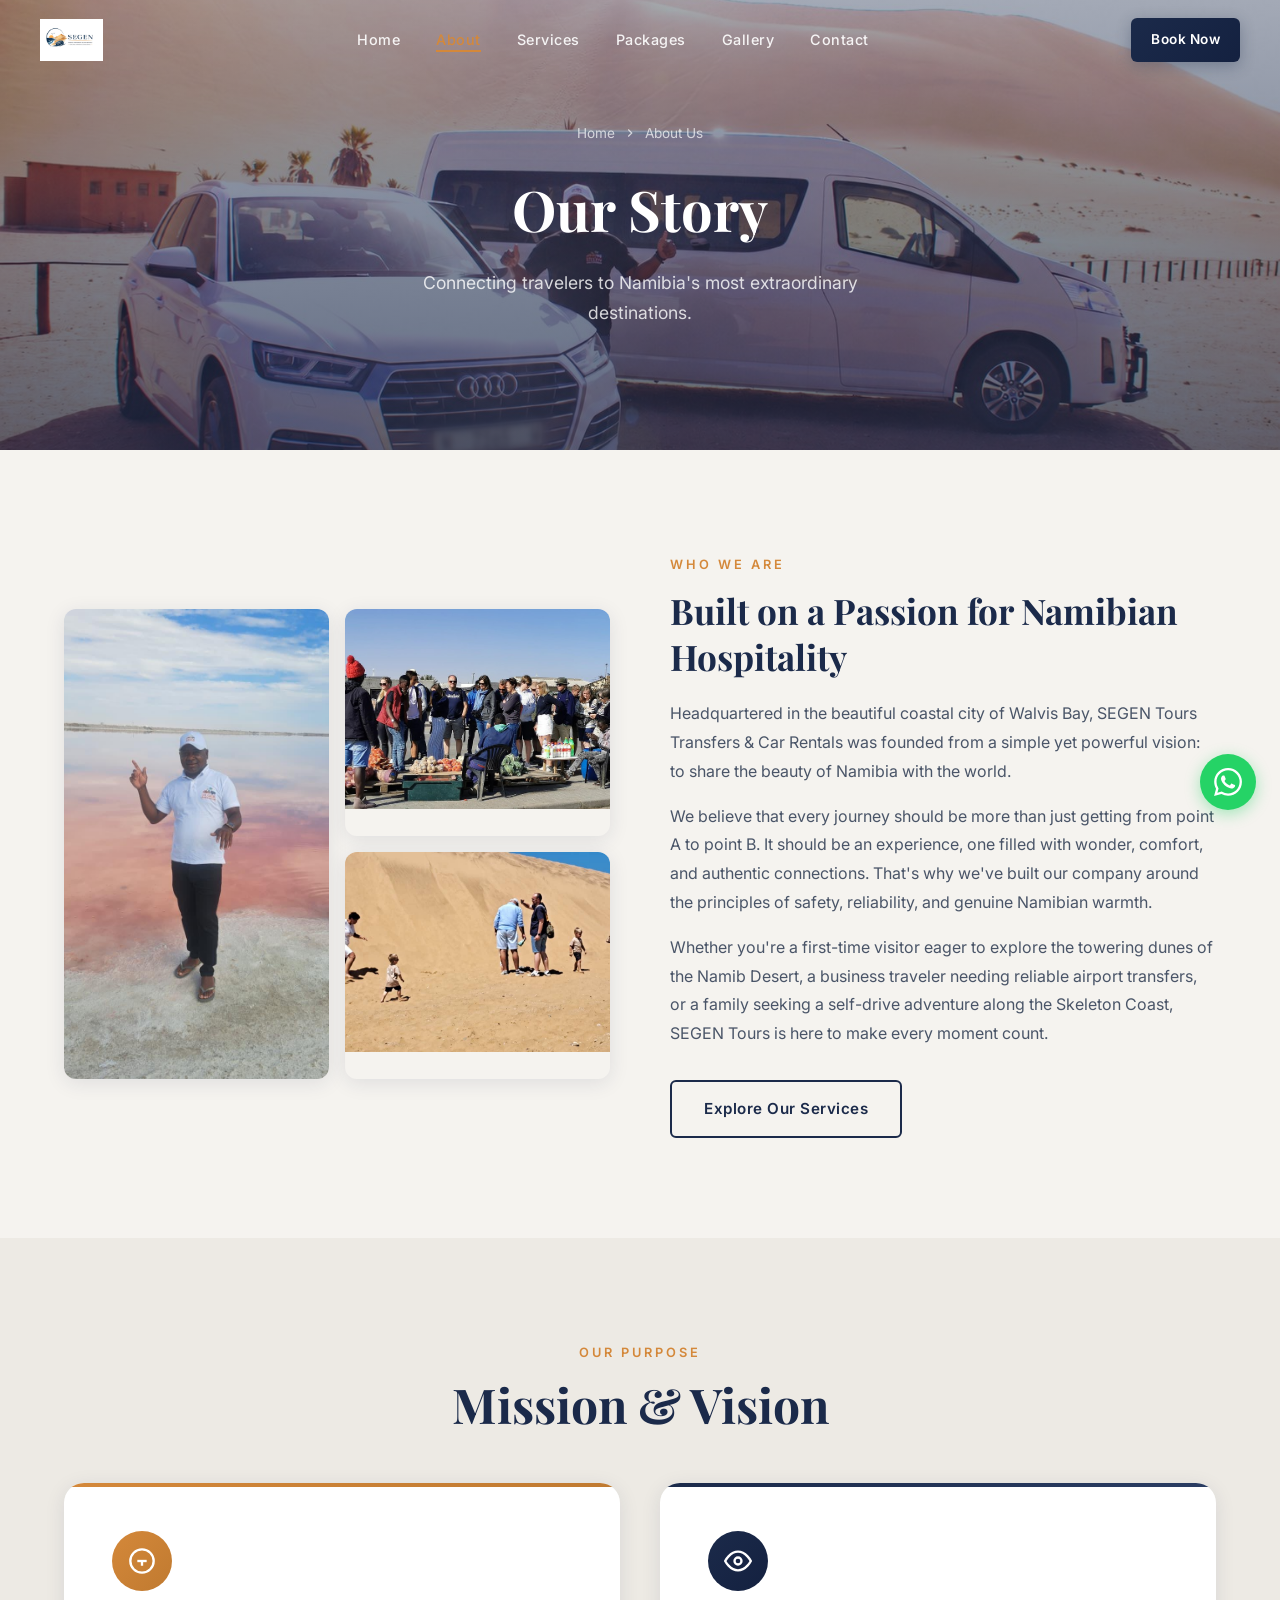
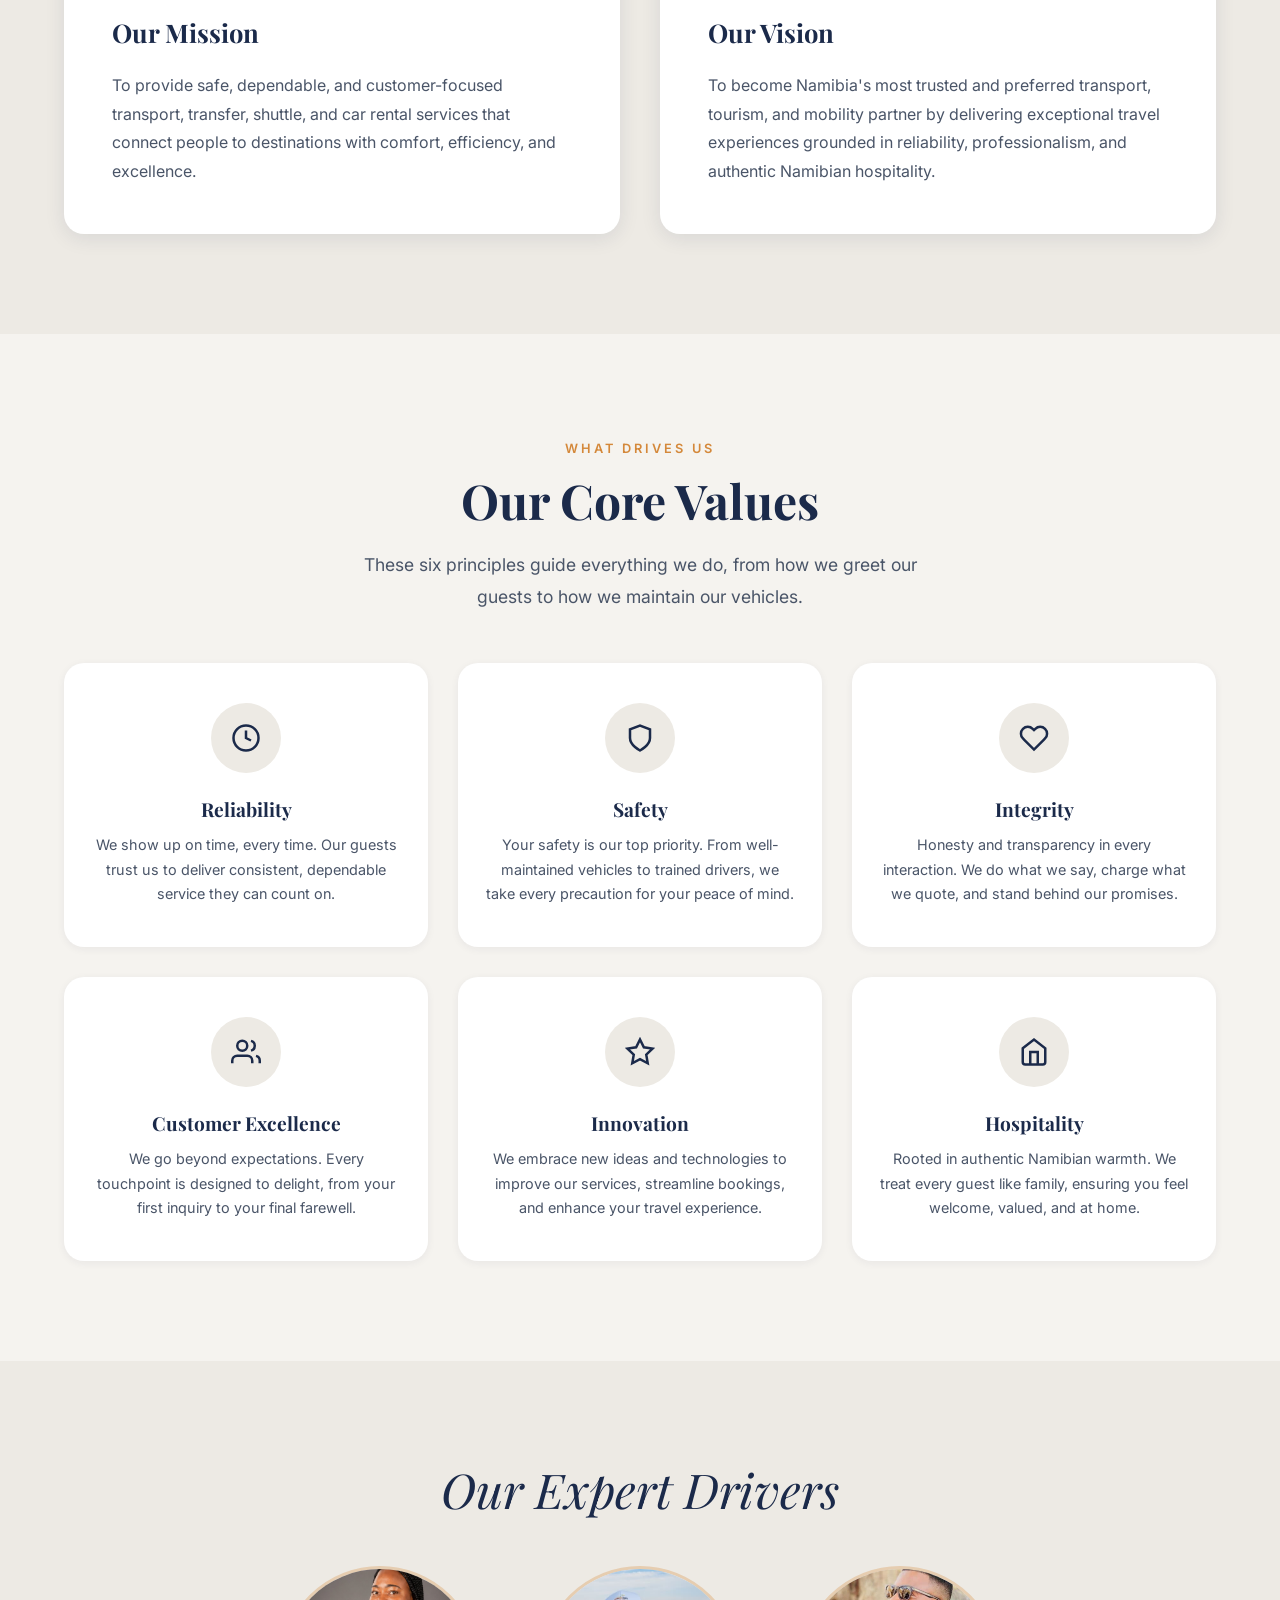
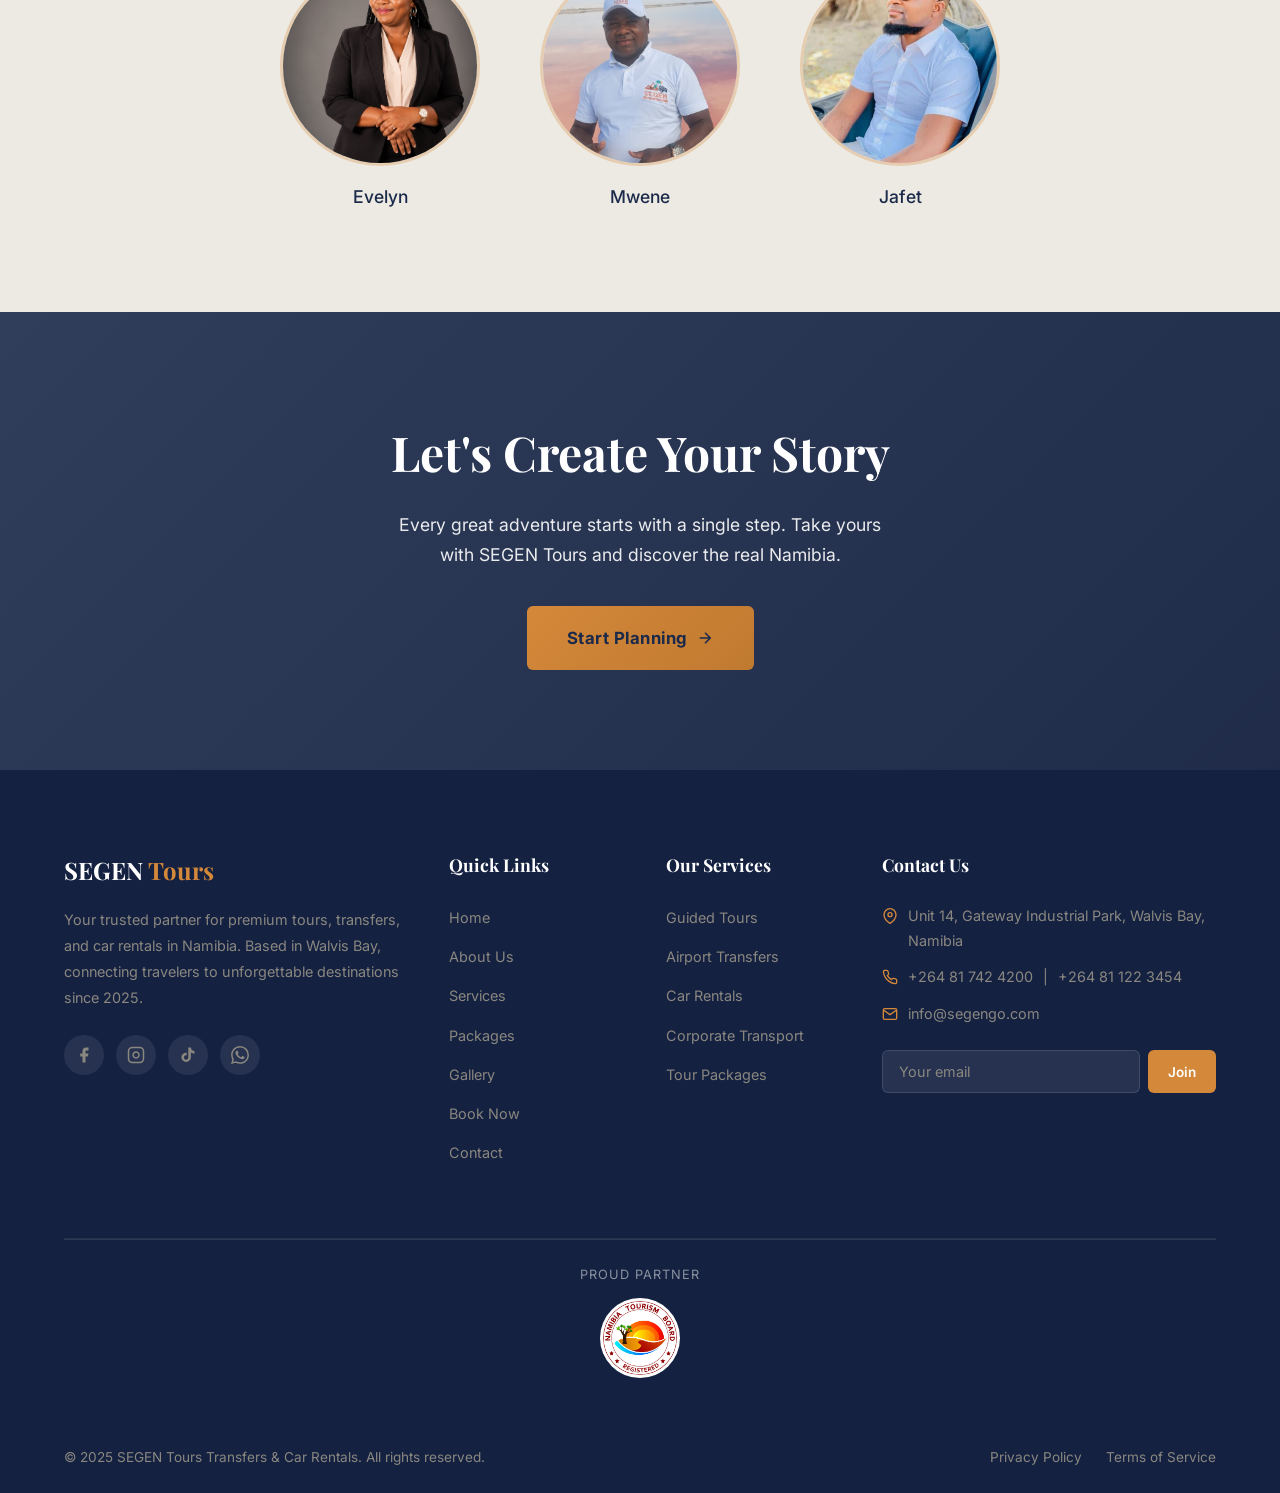
<file: about.html>
<!DOCTYPE html>
<html lang="en">
<head>
  <meta charset="UTF-8">
  <meta name="viewport" content="width=device-width, initial-scale=1.0">
  <title>About Us | SEGEN Tours Transfers & Car Rentals</title>
  <meta name="description" content="Learn about SEGEN Tours - Namibia's trusted transport, tourism, and mobility partner based in Walvis Bay. Our mission, vision, values, and team.">

  <!-- Open Graph -->
  <meta property="og:title" content="About SEGEN Tours Transfers & Car Rentals">
  <meta property="og:description" content="Discover the story behind Namibia's trusted tourism partner. Based in Walvis Bay since 2025.">
  <meta property="og:type" content="website">
  <meta property="og:url" content="https://segengo.com/about">
  <meta property="og:image" content="https://images.unsplash.com/photo-1547471080-7cc2caa01a7e?w=1200&q=80">

  <!-- Fonts -->
  <link rel="preconnect" href="https://fonts.googleapis.com">
  <link rel="preconnect" href="https://fonts.gstatic.com" crossorigin>
  <link href="https://fonts.googleapis.com/css2?family=Inter:wght@300;400;500;600;700&family=Playfair+Display:ital,wght@0,400;0,500;0,600;0,700;1,400;1,500&display=swap" rel="stylesheet">

  <link rel="stylesheet" href="styles.css">

  <script type="application/ld+json">
  {
    "@context": "https://schema.org",
    "@type": "AboutPage",
    "mainEntity": {
      "@type": "TravelAgency",
      "name": "SEGEN Tours Transfers & Car Rentals",
      "foundingDate": "2025",
      "foundingLocation": "Walvis Bay, Namibia",
      "description": "Premium tours, transfers, and car rentals based in Walvis Bay, Namibia.",
      "address": {
        "@type": "PostalAddress",
        "streetAddress": "Unit 14, Gateway Industrial Park, No. 15 Langer Heinrich Crescent",
        "addressLocality": "Walvis Bay",
        "addressCountry": "NA"
      }
    }
  }
  </script>
</head>
<body>

  <!-- Header -->
  <header class="header header--transparent" role="banner">
    <nav class="nav" aria-label="Main navigation">
      <a href="index.html" class="nav__logo" aria-label="SEGEN Tours home">
        <img src="images/logo-landscape.jpg" alt="SEGEN Tours, Transfers & Car Rentals" class="nav__logo-img">
      </a>
      <ul class="nav__menu">
        <li><a href="index.html" class="nav__link">Home</a></li>
        <li><a href="about.html" class="nav__link active">About</a></li>
        <li><a href="services.html" class="nav__link">Services</a></li>
        <li><a href="packages.html" class="nav__link">Packages</a></li>
        <li><a href="gallery.html" class="nav__link">Gallery</a></li>
        <li><a href="contact.html" class="nav__link">Contact</a></li>
      </ul>
      <a href="booking.html" class="btn btn--primary btn--small nav__cta">Book Now</a>
      <div class="hamburger" aria-label="Toggle menu" role="button" tabindex="0">
        <span></span><span></span><span></span>
      </div>
    </nav>
  </header>

  <!-- Mobile Menu -->
  <div class="mobile-menu__overlay" aria-hidden="true"></div>
  <div class="mobile-menu" aria-label="Mobile navigation">
    <a href="index.html" class="mobile-menu__link">Home</a>
    <a href="about.html" class="mobile-menu__link">About</a>
    <a href="services.html" class="mobile-menu__link">Services</a>
    <a href="packages.html" class="mobile-menu__link">Packages</a>
    <a href="gallery.html" class="mobile-menu__link">Gallery</a>
    <a href="booking.html" class="mobile-menu__link">Booking</a>
    <a href="contact.html" class="mobile-menu__link">Contact</a>
    <a href="booking.html" class="btn btn--primary btn--large mobile-menu__cta">Book Now</a>
    <div class="mobile-menu__contact">
      <p><a href="tel:+264817424200">+264 81 742 4200</a></p>
      <p><a href="tel:+264811223454">+264 81 122 3454</a></p>
      <p><a href="mailto:info@segengo.com">info@segengo.com</a></p>
    </div>
  </div>

  <main>
    <!-- Page Header -->
    <section class="page-header" aria-label="About page hero">
      <div class="page-header__bg" style="background-image: url('images/gallery/fleet-owner-thumbsup.jpg');" role="img" aria-label="SEGEN Tours owner with fleet vehicles at the Namibian dunes"></div>
      <div class="page-header__overlay"></div>
      <div class="page-header__content">
        <div class="page-header__breadcrumb">
          <a href="index.html">Home</a>
          <svg viewBox="0 0 24 24" fill="none" stroke="currentColor" stroke-width="2"><path d="M9 18l6-6-6-6"/></svg>
          <span>About Us</span>
        </div>
        <h1 class="page-header__title">Our Story</h1>
        <p class="page-header__subtitle">Connecting travelers to Namibia's most extraordinary destinations.</p>
      </div>
    </section>

    <!-- Company Story -->
    <section class="section">
      <div class="container">
        <div class="story">
          <div class="story__images reveal-left">
            <div style="height: 100%; min-height: 400px;">
              <img src="images/gallery/pink-lake-owner.jpg" alt="SEGEN Tours guide at the Pink Lake, Walvis Bay" loading="lazy" style="height: 100%;">
            </div>
            <div>
              <img src="images/about-tour-group.jpg" alt="SEGEN Tours group visiting a local market" loading="lazy" style="height: 200px;">
            </div>
            <div>
              <img src="images/about-dune-family.jpg" alt="Family enjoying the Namibian sand dunes" loading="lazy" style="height: 200px;">
            </div>
          </div>
          <div class="story__content reveal-right">
            <span class="section-label">Who We Are</span>
            <h2>Built on a Passion for Namibian Hospitality</h2>
            <p>Headquartered in the beautiful coastal city of Walvis Bay, SEGEN Tours Transfers &amp; Car Rentals was founded from a simple yet powerful vision: to share the beauty of Namibia with the world.</p>
            <p>We believe that every journey should be more than just getting from point A to point B. It should be an experience, one filled with wonder, comfort, and authentic connections. That's why we've built our company around the principles of safety, reliability, and genuine Namibian warmth.</p>
            <p>Whether you're a first-time visitor eager to explore the towering dunes of the Namib Desert, a business traveler needing reliable airport transfers, or a family seeking a self-drive adventure along the Skeleton Coast, SEGEN Tours is here to make every moment count.</p>
            <a href="services.html" class="btn btn--outline" style="margin-top: 16px;">Explore Our Services</a>
          </div>
        </div>
      </div>
    </section>

    <!-- Mission & Vision -->
    <section class="section section--sand">
      <div class="container">
        <div class="text-center" style="margin-bottom: 50px;">
          <span class="section-label reveal">Our Purpose</span>
          <h2 class="section-title reveal">Mission & Vision</h2>
        </div>

        <div class="mission-vision stagger-children">
          <div class="mv-card mv-card--mission reveal">
            <div class="mv-card__icon">
              <svg viewBox="0 0 24 24" fill="none" stroke="currentColor" stroke-width="2"><circle cx="12" cy="12" r="10"/><path d="M12 16v-4M12 8h.01"/><path d="M8 12h8"/></svg>
            </div>
            <h3 class="mv-card__title">Our Mission</h3>
            <p class="mv-card__text">To provide safe, dependable, and customer-focused transport, transfer, shuttle, and car rental services that connect people to destinations with comfort, efficiency, and excellence.</p>
          </div>

          <div class="mv-card mv-card--vision reveal">
            <div class="mv-card__icon">
              <svg viewBox="0 0 24 24" fill="none" stroke="currentColor" stroke-width="2"><path d="M1 12s4-8 11-8 11 8 11 8-4 8-11 8-11-8-11-8z"/><circle cx="12" cy="12" r="3"/></svg>
            </div>
            <h3 class="mv-card__title">Our Vision</h3>
            <p class="mv-card__text">To become Namibia's most trusted and preferred transport, tourism, and mobility partner by delivering exceptional travel experiences grounded in reliability, professionalism, and authentic Namibian hospitality.</p>
          </div>
        </div>
      </div>
    </section>

    <!-- Core Values -->
    <section class="section">
      <div class="container text-center">
        <span class="section-label reveal">What Drives Us</span>
        <h2 class="section-title reveal">Our Core Values</h2>
        <p class="section-subtitle reveal">These six principles guide everything we do, from how we greet our guests to how we maintain our vehicles.</p>

        <div class="values-grid stagger-children">
          <div class="value-card reveal">
            <div class="value-card__icon">
              <svg viewBox="0 0 24 24" fill="none" stroke="currentColor" stroke-width="2"><circle cx="12" cy="12" r="10"/><path d="M12 6v6l4 2"/></svg>
            </div>
            <h3 class="value-card__title">Reliability</h3>
            <p class="value-card__desc">We show up on time, every time. Our guests trust us to deliver consistent, dependable service they can count on.</p>
          </div>

          <div class="value-card reveal">
            <div class="value-card__icon">
              <svg viewBox="0 0 24 24" fill="none" stroke="currentColor" stroke-width="2"><path d="M12 22s8-4 8-10V5l-8-3-8 3v7c0 6 8 10 8 10z"/></svg>
            </div>
            <h3 class="value-card__title">Safety</h3>
            <p class="value-card__desc">Your safety is our top priority. From well-maintained vehicles to trained drivers, we take every precaution for your peace of mind.</p>
          </div>

          <div class="value-card reveal">
            <div class="value-card__icon">
              <svg viewBox="0 0 24 24" fill="none" stroke="currentColor" stroke-width="2"><path d="M20.84 4.61a5.5 5.5 0 0 0-7.78 0L12 5.67l-1.06-1.06a5.5 5.5 0 0 0-7.78 7.78l1.06 1.06L12 21.23l7.78-7.78 1.06-1.06a5.5 5.5 0 0 0 0-7.78z"/></svg>
            </div>
            <h3 class="value-card__title">Integrity</h3>
            <p class="value-card__desc">Honesty and transparency in every interaction. We do what we say, charge what we quote, and stand behind our promises.</p>
          </div>

          <div class="value-card reveal">
            <div class="value-card__icon">
              <svg viewBox="0 0 24 24" fill="none" stroke="currentColor" stroke-width="2"><path d="M17 21v-2a4 4 0 0 0-4-4H5a4 4 0 0 0-4 4v2"/><circle cx="9" cy="7" r="4"/><path d="M23 21v-2a4 4 0 0 0-3-3.87"/><path d="M16 3.13a4 4 0 0 1 0 7.75"/></svg>
            </div>
            <h3 class="value-card__title">Customer Excellence</h3>
            <p class="value-card__desc">We go beyond expectations. Every touchpoint is designed to delight, from your first inquiry to your final farewell.</p>
          </div>

          <div class="value-card reveal">
            <div class="value-card__icon">
              <svg viewBox="0 0 24 24" fill="none" stroke="currentColor" stroke-width="2"><polygon points="12 2 15.09 8.26 22 9.27 17 14.14 18.18 21.02 12 17.77 5.82 21.02 7 14.14 2 9.27 8.91 8.26 12 2"/></svg>
            </div>
            <h3 class="value-card__title">Innovation</h3>
            <p class="value-card__desc">We embrace new ideas and technologies to improve our services, streamline bookings, and enhance your travel experience.</p>
          </div>

          <div class="value-card reveal">
            <div class="value-card__icon">
              <svg viewBox="0 0 24 24" fill="none" stroke="currentColor" stroke-width="2"><path d="M3 9l9-7 9 7v11a2 2 0 0 1-2 2H5a2 2 0 0 1-2-2z"/><polyline points="9 22 9 12 15 12 15 22"/></svg>
            </div>
            <h3 class="value-card__title">Hospitality</h3>
            <p class="value-card__desc">Rooted in authentic Namibian warmth. We treat every guest like family, ensuring you feel welcome, valued, and at home.</p>
          </div>
        </div>
      </div>
    </section>

    <!-- Team Section -->
    <section class="section section--sand">
      <div class="container text-center">
        <h2 class="section-title reveal" style="font-family: 'Playfair Display', serif; font-weight: 400; font-style: italic;">Our Expert Drivers</h2>

        <div class="stagger-children" style="display: flex; justify-content: center; gap: 60px; flex-wrap: wrap; margin-top: 48px;">
          <div class="reveal" style="text-align: center;">
            <div style="width: 200px; height: 200px; border-radius: 50%; overflow: hidden; border: 3px solid rgba(212,136,58,0.3); margin: 0 auto;">
              <img src="images/team-evelina.jpg" alt="Evelyn, Expert Driver at SEGEN Tours" loading="lazy" style="width: 100%; height: 100%; object-fit: cover; object-position: center 35%;">
            </div>
            <h3 style="font-family: 'Inter', sans-serif; font-size: 1.1rem; font-weight: 500; color: var(--navy); margin-top: 16px;">Evelyn</h3>
          </div>

          <div class="reveal" style="text-align: center;">
            <div style="width: 200px; height: 200px; border-radius: 50%; overflow: hidden; border: 3px solid rgba(212,136,58,0.3); margin: 0 auto;">
              <img src="images/team-mwene.jpg" alt="Mwene, Expert Driver at SEGEN Tours" loading="lazy" style="width: 100%; height: 100%; object-fit: cover; object-position: center 60%;">
            </div>
            <h3 style="font-family: 'Inter', sans-serif; font-size: 1.1rem; font-weight: 500; color: var(--navy); margin-top: 16px;">Mwene</h3>
          </div>

          <div class="reveal" style="text-align: center;">
            <div style="width: 200px; height: 200px; border-radius: 50%; overflow: hidden; border: 3px solid rgba(212,136,58,0.3); margin: 0 auto;">
              <img src="images/team-jafet.jpg" alt="Jafet, Expert Driver at SEGEN Tours" loading="lazy" style="width: 100%; height: 100%; object-fit: cover; object-position: center 35%;">
            </div>
            <h3 style="font-family: 'Inter', sans-serif; font-size: 1.1rem; font-weight: 500; color: var(--navy); margin-top: 16px;">Jafet</h3>
          </div>
        </div>
      </div>
    </section>

    <!-- CTA -->
    <section class="cta">
      <div class="cta__bg" style="background-image: url('images/gallery/wild-spitzkoppe-peak.jpg');" role="img" aria-label="Spitzkoppe granite peak in the Namibian wilderness"></div>
      <div class="cta__overlay"></div>
      <div class="container">
        <div class="cta__content reveal">
          <h2 class="cta__title">Let's Create Your Story</h2>
          <p class="cta__text">Every great adventure starts with a single step. Take yours with SEGEN Tours and discover the real Namibia.</p>
          <a href="booking.html" class="btn btn--gold btn--large btn--icon">
            Start Planning
            <svg viewBox="0 0 24 24" fill="none" stroke="currentColor" stroke-width="2"><path d="M5 12h14M12 5l7 7-7 7"/></svg>
          </a>
        </div>
      </div>
    </section>
  </main>

  <!-- Footer -->
  <footer class="footer" role="contentinfo">
    <div class="container">
      <div class="footer__grid">
        <div class="footer__brand">
          <h3>SEGEN <span>Tours</span></h3>
          <p>Your trusted partner for premium tours, transfers, and car rentals in Namibia. Based in Walvis Bay, connecting travelers to unforgettable destinations since 2025.</p>
          <div class="footer__social">
            <a href="https://www.facebook.com/share/198vbiiVwt/" target="_blank" rel="noopener" aria-label="Facebook"><svg viewBox="0 0 24 24" fill="currentColor"><path d="M18 2h-3a5 5 0 0 0-5 5v3H7v4h3v8h4v-8h3l1-4h-4V7a1 1 0 0 1 1-1h3z"/></svg></a>
            <a href="https://www.instagram.com/segentoursandcarrentals" target="_blank" rel="noopener" aria-label="Instagram"><svg viewBox="0 0 24 24" fill="none" stroke="currentColor" stroke-width="2"><rect x="2" y="2" width="20" height="20" rx="5" ry="5"/><path d="M16 11.37A4 4 0 1 1 12.63 8 4 4 0 0 1 16 11.37z"/><line x1="17.5" y1="6.5" x2="17.51" y2="6.5"/></svg></a>
            <a href="https://www.tiktok.com/@segen.tours.and.ca" target="_blank" rel="noopener" aria-label="TikTok"><svg viewBox="0 0 24 24" fill="currentColor"><path d="M19.59 6.69a4.83 4.83 0 0 1-3.77-4.25V2h-3.45v13.67a2.89 2.89 0 0 1-2.88 2.5 2.89 2.89 0 0 1-2.89-2.89 2.89 2.89 0 0 1 2.89-2.89c.28 0 .54.04.79.1v-3.5a6.37 6.37 0 0 0-.79-.05A6.34 6.34 0 0 0 3.15 15a6.34 6.34 0 0 0 6.34 6.34 6.34 6.34 0 0 0 6.34-6.34V8.71a8.21 8.21 0 0 0 4.76 1.52V6.79a4.85 4.85 0 0 1-1-.1z"/></svg></a>
            <a href="#" aria-label="WhatsApp"><svg viewBox="0 0 24 24" fill="currentColor"><path d="M17.472 14.382c-.297-.149-1.758-.867-2.03-.967-.273-.099-.471-.148-.67.15-.197.297-.767.966-.94 1.164-.173.199-.347.223-.644.075-.297-.15-1.255-.463-2.39-1.475-.883-.788-1.48-1.761-1.653-2.059-.173-.297-.018-.458.13-.606.134-.133.298-.347.446-.52.149-.174.198-.298.298-.497.099-.198.05-.371-.025-.52-.075-.149-.669-1.612-.916-2.207-.242-.579-.487-.5-.669-.51-.173-.008-.371-.01-.57-.01-.198 0-.52.074-.792.372-.272.297-1.04 1.016-1.04 2.479 0 1.462 1.065 2.875 1.213 3.074.149.198 2.096 3.2 5.077 4.487.709.306 1.262.489 1.694.625.712.227 1.36.195 1.871.118.571-.085 1.758-.719 2.006-1.413.248-.694.248-1.289.173-1.413-.074-.124-.272-.198-.57-.347m-5.421 7.403h-.004a9.87 9.87 0 0 1-5.031-1.378l-.361-.214-3.741.982.998-3.648-.235-.374a9.86 9.86 0 0 1-1.51-5.26c.001-5.45 4.436-9.884 9.888-9.884 2.64 0 5.122 1.03 6.988 2.898a9.825 9.825 0 0 1 2.893 6.994c-.003 5.45-4.437 9.884-9.885 9.884m8.413-18.297A11.815 11.815 0 0 0 12.05 0C5.495 0 .16 5.335.157 11.892c0 2.096.547 4.142 1.588 5.945L.057 24l6.305-1.654a11.882 11.882 0 0 0 5.683 1.448h.005c6.554 0 11.89-5.335 11.893-11.893a11.821 11.821 0 0 0-3.48-8.413z"/></svg></a>
          </div>
        </div>
        <div>
          <h4 class="footer__heading">Quick Links</h4>
          <ul class="footer__links">
            <li><a href="index.html">Home</a></li>
            <li><a href="about.html">About Us</a></li>
            <li><a href="services.html">Services</a></li>
            <li><a href="packages.html">Packages</a></li>
            <li><a href="gallery.html">Gallery</a></li>
            <li><a href="booking.html">Book Now</a></li>
            <li><a href="contact.html">Contact</a></li>
          </ul>
        </div>
        <div>
          <h4 class="footer__heading">Our Services</h4>
          <ul class="footer__links">
            <li><a href="services.html#tours">Guided Tours</a></li>
            <li><a href="services.html#transfers">Airport Transfers</a></li>
            <li><a href="services.html#rentals">Car Rentals</a></li>
            <li><a href="services.html#transfers">Corporate Transport</a></li>
            <li><a href="packages.html">Tour Packages</a></li>
          </ul>
        </div>
        <div>
          <h4 class="footer__heading">Contact Us</h4>
          <div class="footer__contact">
            <p><svg viewBox="0 0 24 24" fill="none" stroke="currentColor" stroke-width="2"><path d="M21 10c0 7-9 13-9 13s-9-6-9-13a9 9 0 0 1 18 0z"/><circle cx="12" cy="10" r="3"/></svg> Unit 14, Gateway Industrial Park, Walvis Bay, Namibia</p>
            <p><svg viewBox="0 0 24 24" fill="none" stroke="currentColor" stroke-width="2"><path d="M22 16.92v3a2 2 0 0 1-2.18 2 19.79 19.79 0 0 1-8.63-3.07 19.5 19.5 0 0 1-6-6 19.79 19.79 0 0 1-3.07-8.67A2 2 0 0 1 4.11 2h3a2 2 0 0 1 2 1.72c.127.96.361 1.903.7 2.81a2 2 0 0 1-.45 2.11L8.09 9.91a16 16 0 0 0 6 6l1.27-1.27a2 2 0 0 1 2.11-.45c.907.339 1.85.573 2.81.7A2 2 0 0 1 22 16.92z"/></svg> <a href="tel:+264817424200">+264 81 742 4200</a> | <a href="tel:+264811223454">+264 81 122 3454</a></p>
            <p><svg viewBox="0 0 24 24" fill="none" stroke="currentColor" stroke-width="2"><path d="M4 4h16c1.1 0 2 .9 2 2v12c0 1.1-.9 2-2 2H4c-1.1 0-2-.9-2-2V6c0-1.1.9-2 2-2z"/><polyline points="22,6 12,13 2,6"/></svg> <a href="mailto:info@segengo.com">info@segengo.com</a></p>
          </div>
          <div class="footer__newsletter">
            <form class="footer__newsletter-form" aria-label="Footer newsletter signup">
              <input type="email" placeholder="Your email" required aria-label="Email for newsletter">
              <button type="submit">Join</button>
            </form>
          </div>
        </div>
      </div>
      <div class="footer__partners" style="text-align: center; padding: 24px 0 20px; border-top: 1px solid rgba(255,255,255,0.1); margin-bottom: 16px;">
          <p style="color: rgba(255,255,255,0.5); font-size: 0.8rem; text-transform: uppercase; letter-spacing: 1px; margin-bottom: 12px;">Proud Partner</p>
          <a href="https://namibiatourism.com.na" target="_blank" rel="noopener" style="text-decoration: none; display: inline-block;"><img src="images/ntb-registered.jpg" alt="Namibia Tourism Board Registered" style="height: 80px; border-radius: 50%; background: white; padding: 3px;"></a>
        </div>

      <div class="footer__bottom">
        <p class="footer__copyright">&copy; 2025 SEGEN Tours Transfers & Car Rentals. All rights reserved.</p>
        <div class="footer__bottom-links">
          <a href="#">Privacy Policy</a>
          <a href="#">Terms of Service</a>
        </div>
      </div>
    </div>
  </footer>

  <!-- WhatsApp Float -->
  <a href="https://wa.me/264817424200?text=Hi%20SEGEN%20Tours!%20I'd%20like%20to%20enquire%20about%20your%20services." class="whatsapp-float" target="_blank" rel="noopener" aria-label="Chat on WhatsApp">
    <svg viewBox="0 0 24 24" xmlns="http://www.w3.org/2000/svg"><path d="M17.472 14.382c-.297-.149-1.758-.867-2.03-.967-.273-.099-.471-.148-.67.15-.197.297-.767.966-.94 1.164-.173.199-.347.223-.644.075-.297-.15-1.255-.463-2.39-1.475-.883-.788-1.48-1.761-1.653-2.059-.173-.297-.018-.458.13-.606.134-.133.298-.347.446-.52.149-.174.198-.298.298-.497.099-.198.05-.371-.025-.52-.075-.149-.669-1.612-.916-2.207-.242-.579-.487-.5-.669-.51-.173-.008-.371-.01-.57-.01-.198 0-.52.074-.792.372-.272.297-1.04 1.016-1.04 2.479 0 1.462 1.065 2.875 1.213 3.074.149.198 2.096 3.2 5.077 4.487.709.306 1.262.489 1.694.625.712.227 1.36.195 1.871.118.571-.085 1.758-.719 2.006-1.413.248-.694.248-1.289.173-1.413-.074-.124-.272-.198-.57-.347m-5.421 7.403h-.004a9.87 9.87 0 01-5.031-1.378l-.361-.214-3.741.982.998-3.648-.235-.374a9.86 9.86 0 01-1.51-5.26c.001-5.45 4.436-9.884 9.888-9.884 2.64 0 5.122 1.03 6.988 2.898a9.825 9.825 0 012.893 6.994c-.003 5.45-4.437 9.884-9.885 9.884m8.413-18.297A11.815 11.815 0 0012.05 0C5.495 0 .16 5.335.157 11.892c0 2.096.547 4.142 1.588 5.945L.057 24l6.305-1.654a11.882 11.882 0 005.683 1.448h.005c6.554 0 11.89-5.335 11.893-11.893a11.821 11.821 0 00-3.48-8.413z"/></svg>
  </a>

  <script src="main.js"></script>
</body>
</html>
</file>
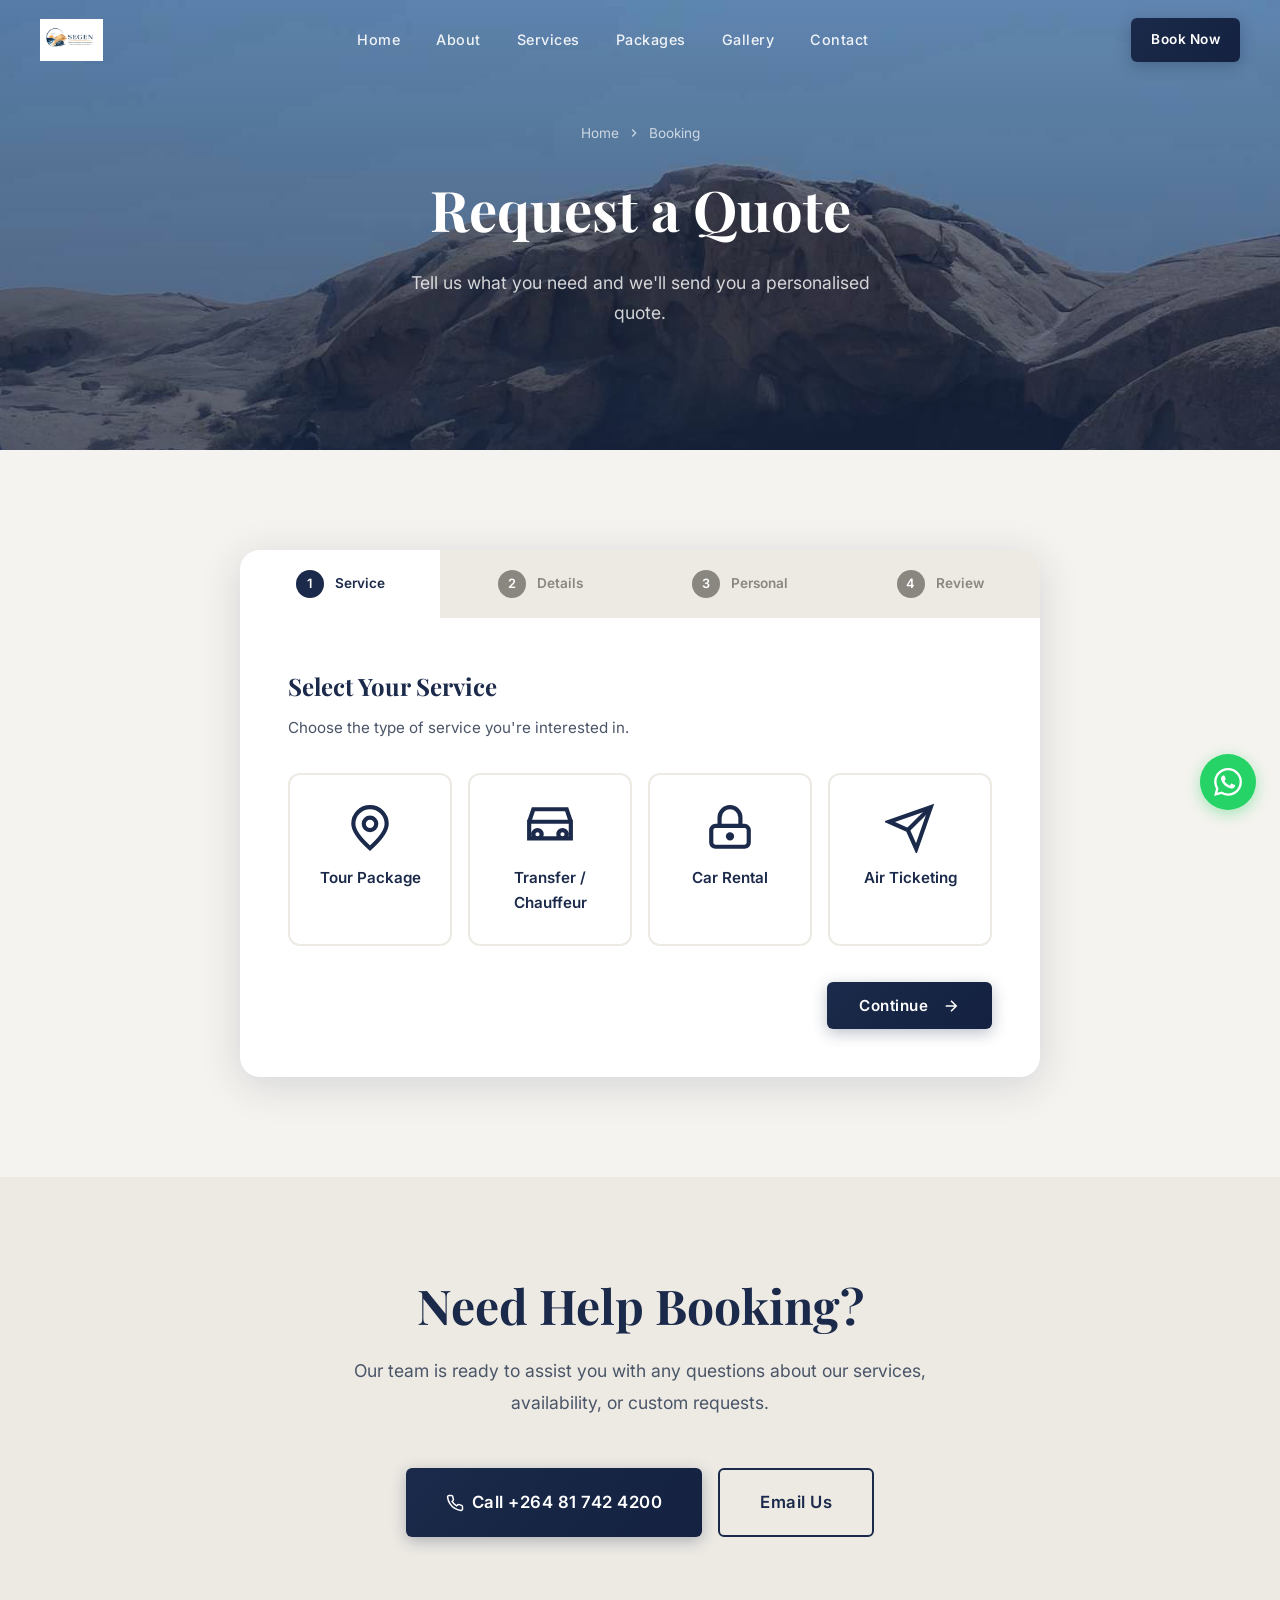
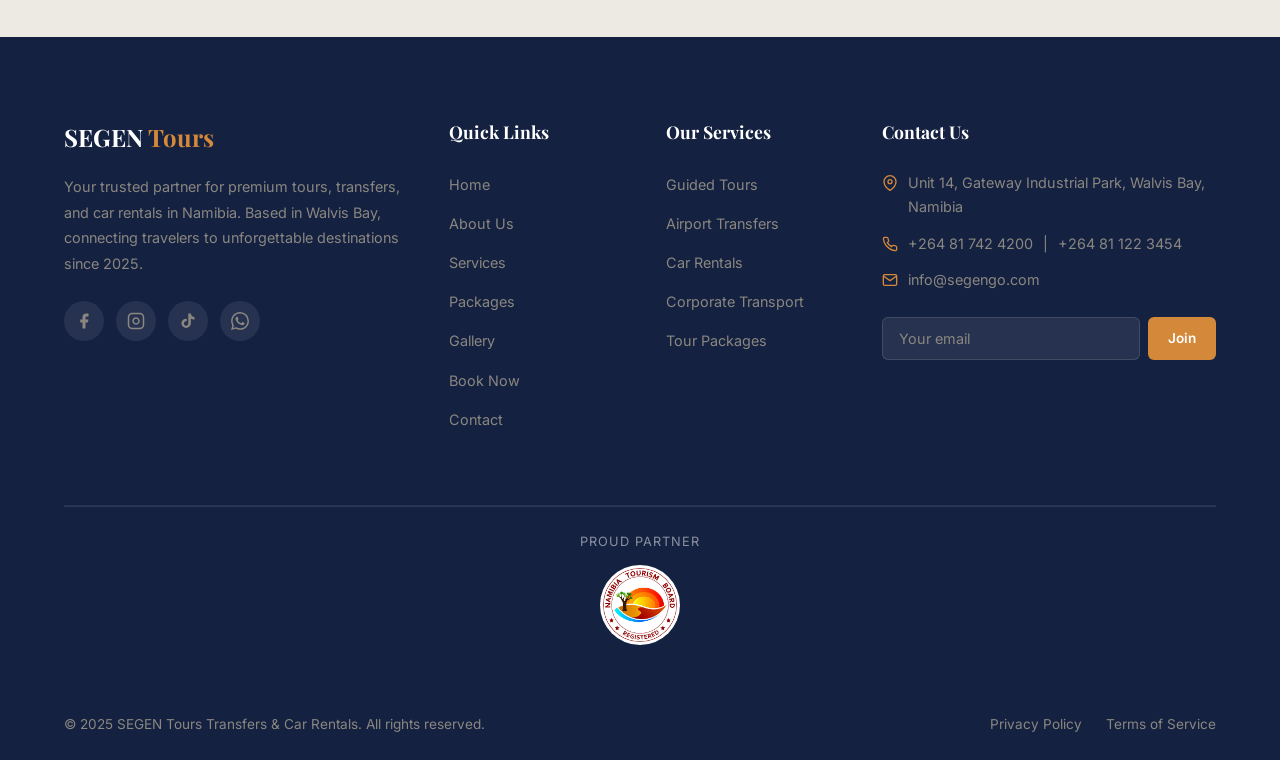
<file: booking.html>
<!DOCTYPE html>
<html lang="en">
<head>
  <meta charset="UTF-8">
  <meta name="viewport" content="width=device-width, initial-scale=1.0">
  <title>Request a Quote | SEGEN Tours Transfers & Car Rentals</title>
  <meta name="description" content="Request a quote for Namibian tours, transfers, car rentals, or air ticketing with SEGEN Tours. Easy online quote request for Walvis Bay tours, airport transfers, and vehicle rentals.">

  <!-- Open Graph -->
  <meta property="og:title" content="Book Now | SEGEN Tours Transfers & Car Rentals">
  <meta property="og:description" content="Book tours, transfers, and car rentals in Namibia. Simple 4-step booking process.">
  <meta property="og:type" content="website">
  <meta property="og:url" content="https://segengo.com/booking">
  <meta property="og:image" content="https://images.unsplash.com/photo-1535392432937-a27c36ec07b5?w=1200&q=80">

  <!-- Fonts -->
  <link rel="preconnect" href="https://fonts.googleapis.com">
  <link rel="preconnect" href="https://fonts.gstatic.com" crossorigin>
  <link href="https://fonts.googleapis.com/css2?family=Inter:wght@300;400;500;600;700&family=Playfair+Display:ital,wght@0,400;0,500;0,600;0,700;1,400;1,500&display=swap" rel="stylesheet">

  <link rel="stylesheet" href="styles.css">
</head>
<body>

  <!-- Header -->
  <header class="header header--transparent" role="banner">
    <nav class="nav" aria-label="Main navigation">
      <a href="index.html" class="nav__logo" aria-label="SEGEN Tours home">
        <img src="images/logo-landscape.jpg" alt="SEGEN Tours, Transfers & Car Rentals" class="nav__logo-img">
      </a>
      <ul class="nav__menu">
        <li><a href="index.html" class="nav__link">Home</a></li>
        <li><a href="about.html" class="nav__link">About</a></li>
        <li><a href="services.html" class="nav__link">Services</a></li>
        <li><a href="packages.html" class="nav__link">Packages</a></li>
        <li><a href="gallery.html" class="nav__link">Gallery</a></li>
        <li><a href="contact.html" class="nav__link">Contact</a></li>
      </ul>
      <a href="booking.html" class="btn btn--primary btn--small nav__cta">Book Now</a>
      <div class="hamburger" aria-label="Toggle menu" role="button" tabindex="0">
        <span></span><span></span><span></span>
      </div>
    </nav>
  </header>

  <!-- Mobile Menu -->
  <div class="mobile-menu__overlay" aria-hidden="true"></div>
  <div class="mobile-menu" aria-label="Mobile navigation">
    <a href="index.html" class="mobile-menu__link">Home</a>
    <a href="about.html" class="mobile-menu__link">About</a>
    <a href="services.html" class="mobile-menu__link">Services</a>
    <a href="packages.html" class="mobile-menu__link">Packages</a>
    <a href="gallery.html" class="mobile-menu__link">Gallery</a>
    <a href="booking.html" class="mobile-menu__link">Booking</a>
    <a href="contact.html" class="mobile-menu__link">Contact</a>
    <a href="booking.html" class="btn btn--primary btn--large mobile-menu__cta">Book Now</a>
    <div class="mobile-menu__contact">
      <p><a href="tel:+264817424200">+264 81 742 4200</a></p>
      <p><a href="tel:+264811223454">+264 81 122 3454</a></p>
      <p><a href="mailto:info@segengo.com">info@segengo.com</a></p>
    </div>
  </div>

  <main>
    <!-- Page Header -->
    <section class="page-header" aria-label="Booking page hero">
      <div class="page-header__bg" style="background-image: url('images/cta-desert-rocks.jpg'); background-position: center top;" role="img" aria-label="Tourists exploring Namibian desert rock formations"></div>
      <div class="page-header__overlay"></div>
      <div class="page-header__content">
        <div class="page-header__breadcrumb">
          <a href="index.html">Home</a>
          <svg viewBox="0 0 24 24" fill="none" stroke="currentColor" stroke-width="2"><path d="M9 18l6-6-6-6"/></svg>
          <span>Booking</span>
        </div>
        <h1 class="page-header__title">Request a Quote</h1>
        <p class="page-header__subtitle">Tell us what you need and we'll send you a personalised quote.</p>
      </div>
    </section>

    <!-- Booking Form -->
    <section class="section">
      <div class="container">
        <div class="booking-form-container reveal" id="bookingForm">

          <!-- Step Indicators -->
          <div class="booking-steps">
            <div class="booking-step active">
              <span class="booking-step__number">1</span>
              Service
            </div>
            <div class="booking-step">
              <span class="booking-step__number">2</span>
              Details
            </div>
            <div class="booking-step">
              <span class="booking-step__number">3</span>
              Personal
            </div>
            <div class="booking-step">
              <span class="booking-step__number">4</span>
              Review
            </div>
          </div>

          <!-- Form Body -->
          <div class="booking-form__body">

            <!-- Step 1: Service Type -->
            <div class="form-step active" data-step="1">
              <h3 class="form-step__title">Select Your Service</h3>
              <p class="form-step__subtitle">Choose the type of service you're interested in.</p>

              <div class="service-type-grid">
                <div class="service-type-card" data-type="tour">
                  <div class="service-type-card__icon">
                    <svg viewBox="0 0 24 24" fill="none" stroke="currentColor" stroke-width="2"><circle cx="12" cy="10" r="3"/><path d="M12 21.7C17.3 17 20 13 20 10a8 8 0 1 0-16 0c0 3 2.7 7 8 11.7z"/></svg>
                  </div>
                  <div class="service-type-card__title">Tour Package</div>
                </div>

                <div class="service-type-card" data-type="transfer">
                  <div class="service-type-card__icon">
                    <svg viewBox="0 0 24 24" fill="none" stroke="currentColor" stroke-width="2"><path d="M5 17h2m10 0h2M2 9l2-6h16l2 6M2 9h20v8H2zM6 17a2 2 0 1 0 0-4 2 2 0 0 0 0 4zM18 17a2 2 0 1 0 0-4 2 2 0 0 0 0 4z"/></svg>
                  </div>
                  <div class="service-type-card__title">Transfer / Chauffeur</div>
                </div>

                <div class="service-type-card" data-type="rental">
                  <div class="service-type-card__icon">
                    <svg viewBox="0 0 24 24" fill="none" stroke="currentColor" stroke-width="2"><rect x="3" y="11" width="18" height="10" rx="2"/><path d="M7 11V7a5 5 0 0 1 10 0v4"/><circle cx="12" cy="16" r="1"/></svg>
                  </div>
                  <div class="service-type-card__title">Car Rental</div>
                </div>

                <div class="service-type-card" data-type="airticket">
                  <div class="service-type-card__icon">
                    <svg viewBox="0 0 24 24" fill="none" stroke="currentColor" stroke-width="2"><path d="M22 2L11 13"/><path d="M22 2L15 22l-4-9-9-4 20-7z"/></svg>
                  </div>
                  <div class="service-type-card__title">Air Ticketing</div>
                </div>
              </div>

              <div class="form-actions" style="justify-content: flex-end;">
                <button class="btn btn--primary" data-next>
                  Continue
                  <svg viewBox="0 0 24 24" fill="none" stroke="currentColor" stroke-width="2" style="width:18px;height:18px;margin-left:6px;"><path d="M5 12h14M12 5l7 7-7 7"/></svg>
                </button>
              </div>
            </div>

            <!-- Step 2: Service Details -->
            <div class="form-step" data-step="2">
              <h3 class="form-step__title">Service Details</h3>
              <p class="form-step__subtitle">Tell us more about your requirements.</p>

              <div class="form-group">
                <label for="specificService">Select Service</label>
                <select id="specificService" required>
                  <option value="">Select a service type first...</option>
                </select>
                <p class="error-msg">Please select a service.</p>
              </div>

              <!-- Transfer-specific fields (shown only when Transfer / Chauffeur is selected) -->
              <div id="transferFields" style="display:none">
                <div class="form-group">
                  <label>Arrival Time</label>
                  <div class="form-row">
                    <div class="form-group">
                      <label for="arrivalDate">Arrival Date</label>
                      <input type="date" id="arrivalDate">
                    </div>
                    <div class="form-group">
                      <label for="arrivalTime">Arrival Time</label>
                      <input type="time" id="arrivalTime">
                    </div>
                    <div class="form-group">
                      <label for="arrivalPeriod">AM/PM</label>
                      <select id="arrivalPeriod">
                        <option value="AM">AM</option>
                        <option value="PM">PM</option>
                      </select>
                    </div>
                  </div>
                </div>

                <div class="form-group">
                  <label for="pickupLocation">Pick-Up Location</label>
                  <input type="text" id="pickupLocation" placeholder="e.g., Hosea Kutako International Airport">
                </div>

                <div class="form-group">
                  <label for="dropoffLocation">Drop-Off Location</label>
                  <input type="text" id="dropoffLocation" placeholder="e.g., Walvis Bay Hotel">
                </div>
              </div>

              <div class="form-group" id="calendarGroup">
                <label>Select Date</label>
                <input type="hidden" id="selectedDate">
                <div class="calendar" id="calendar">
                  <div class="calendar__header">
                    <h4 id="calMonthYear"></h4>
                    <div class="calendar__nav">
                      <button type="button" id="calPrev" aria-label="Previous month">
                        <svg viewBox="0 0 24 24" fill="none" stroke="currentColor" stroke-width="2" style="width:16px;height:16px;"><path d="M15 18l-6-6 6-6"/></svg>
                      </button>
                      <button type="button" id="calNext" aria-label="Next month">
                        <svg viewBox="0 0 24 24" fill="none" stroke="currentColor" stroke-width="2" style="width:16px;height:16px;"><path d="M9 18l6-6-6-6"/></svg>
                      </button>
                    </div>
                  </div>
                  <div class="calendar__weekdays">
                    <span>Sun</span><span>Mon</span><span>Tue</span><span>Wed</span><span>Thu</span><span>Fri</span><span>Sat</span>
                  </div>
                  <div class="calendar__days" id="calDays"></div>
                </div>
                <p class="error-msg" style="display: none;" id="dateError">Please select a date.</p>
              </div>

              <div class="form-group" id="guestCountGroup">
                <label for="guestCount">Number of Guests</label>
                <input type="number" id="guestCount" min="1" max="50" value="2" required>
                <p class="error-msg">Please enter number of guests.</p>
              </div>

              <div class="form-actions">
                <button class="btn--back" data-prev>Back</button>
                <button class="btn btn--primary" data-next>
                  Continue
                  <svg viewBox="0 0 24 24" fill="none" stroke="currentColor" stroke-width="2" style="width:18px;height:18px;margin-left:6px;"><path d="M5 12h14M12 5l7 7-7 7"/></svg>
                </button>
              </div>
            </div>

            <!-- Step 3: Personal Details -->
            <div class="form-step" data-step="3">
              <h3 class="form-step__title">Personal Information</h3>
              <p class="form-step__subtitle">How can we reach you?</p>

              <div class="form-row">
                <div class="form-group">
                  <label for="firstName">First Name</label>
                  <input type="text" id="firstName" placeholder="John" required>
                  <p class="error-msg">First name is required.</p>
                </div>
                <div class="form-group">
                  <label for="lastName">Last Name</label>
                  <input type="text" id="lastName" placeholder="Doe" required>
                  <p class="error-msg">Last name is required.</p>
                </div>
              </div>

              <div class="form-row">
                <div class="form-group">
                  <label for="bookingEmail">Email Address</label>
                  <input type="email" id="bookingEmail" placeholder="john@example.com" required>
                  <p class="error-msg">Valid email is required.</p>
                </div>
                <div class="form-group">
                  <label for="bookingPhone">Phone Number</label>
                  <input type="tel" id="bookingPhone" placeholder="+264 81 XXX XXXX" required>
                  <p class="error-msg">Phone number is required.</p>
                </div>
              </div>

              <div class="form-group">
                <label for="specialRequests">Special Requests (Optional)</label>
                <textarea id="specialRequests" placeholder="Any dietary requirements, accessibility needs, or special occasions? Let us know..."></textarea>
              </div>

              <div class="form-actions">
                <button class="btn--back" data-prev>Back</button>
                <button class="btn btn--primary" data-next>
                  Review Booking
                  <svg viewBox="0 0 24 24" fill="none" stroke="currentColor" stroke-width="2" style="width:18px;height:18px;margin-left:6px;"><path d="M5 12h14M12 5l7 7-7 7"/></svg>
                </button>
              </div>
            </div>

            <!-- Step 4: Review -->
            <div class="form-step" data-step="4">
              <h3 class="form-step__title">Review Your Quote Request</h3>
              <p class="form-step__subtitle">Please confirm your details. We'll send you a personalised quote with payment options (PayPal or EFT).</p>

              <div class="review-section">
                <h4>Service Details</h4>
                <div class="review-row">
                  <span>Service Type</span>
                  <span id="reviewServiceType"></span>
                </div>
                <div class="review-row">
                  <span>Selected Service</span>
                  <span id="reviewService"></span>
                </div>
                <div class="review-row" id="reviewDateRow">
                  <span>Preferred Date</span>
                  <span id="reviewDate"></span>
                </div>
                <div class="review-row" id="reviewGuestsRow">
                  <span>Guests</span>
                  <span id="reviewGuests"></span>
                </div>
                <div class="review-row" id="reviewArrivalRow" style="display:none">
                  <span>Arrival Date/Time</span>
                  <span id="reviewArrival"></span>
                </div>
                <div class="review-row" id="reviewPickupRow" style="display:none">
                  <span>Pick-Up Location</span>
                  <span id="reviewPickup"></span>
                </div>
                <div class="review-row" id="reviewDropoffRow" style="display:none">
                  <span>Drop-Off Location</span>
                  <span id="reviewDropoff"></span>
                </div>
              </div>

              <div class="review-section">
                <h4>Contact Information</h4>
                <div class="review-row">
                  <span>Name</span>
                  <span id="reviewName"></span>
                </div>
                <div class="review-row">
                  <span>Email</span>
                  <span id="reviewEmail"></span>
                </div>
                <div class="review-row">
                  <span>Phone</span>
                  <span id="reviewPhone"></span>
                </div>
                <div class="review-row">
                  <span>Special Requests</span>
                  <span id="reviewRequests"></span>
                </div>
              </div>

              <div class="review-section" style="background: #f0f4f8; border-radius: 8px; padding: 20px; margin-top: 16px;">
                <h4 style="margin-bottom: 8px;">How It Works</h4>
                <div style="display: flex; flex-direction: column; gap: 10px; font-size: 0.9rem; color: var(--text-light);">
                  <div style="display: flex; align-items: center; gap: 10px;">
                    <span style="background: var(--burnt-orange); color: white; width: 24px; height: 24px; border-radius: 50%; display: flex; align-items: center; justify-content: center; font-size: 0.75rem; font-weight: 700; flex-shrink: 0;">1</span>
                    Submit your quote request
                  </div>
                  <div style="display: flex; align-items: center; gap: 10px;">
                    <span style="background: var(--burnt-orange); color: white; width: 24px; height: 24px; border-radius: 50%; display: flex; align-items: center; justify-content: center; font-size: 0.75rem; font-weight: 700; flex-shrink: 0;">2</span>
                    We'll email you a personalised quote within 24 hours
                  </div>
                  <div style="display: flex; align-items: center; gap: 10px;">
                    <span style="background: var(--burnt-orange); color: white; width: 24px; height: 24px; border-radius: 50%; display: flex; align-items: center; justify-content: center; font-size: 0.75rem; font-weight: 700; flex-shrink: 0;">3</span>
                    Pay your invoice via PayPal or EFT (bank transfer)
                  </div>
                </div>
              </div>

              <div class="form-actions">
                <button class="btn--back" data-prev>Back</button>
                <button class="btn btn--gold btn--large" id="submitBooking">
                  Submit Quote Request
                  <svg viewBox="0 0 24 24" fill="none" stroke="currentColor" stroke-width="2" style="width:18px;height:18px;margin-left:6px;"><polyline points="20 6 9 17 4 12"/></svg>
                </button>
              </div>
            </div>
          </div>

          <!-- Success State -->
          <div class="booking-success">
            <div class="booking-success__icon">
              <svg viewBox="0 0 24 24" fill="none" stroke="currentColor" stroke-width="2"><polyline points="20 6 9 17 4 12"/></svg>
            </div>
            <h2>Quote Request Submitted!</h2>
            <p>Thank you for choosing SEGEN Tours. We've received your quote request and will send you a personalised quote via email within 24 hours. Once approved, you can pay your invoice via PayPal or EFT (bank transfer).</p>
            <p style="margin-top: 16px; color: var(--text-light); font-size: 0.9rem;">For urgent inquiries, call us at <a href="tel:+264817424200" style="color: var(--burnt-orange); font-weight: 600;">+264 81 742 4200</a> or <a href="tel:+264811223454" style="color: var(--burnt-orange); font-weight: 600;">+264 81 122 3454</a></p>
            <a href="index.html" class="btn btn--primary" style="margin-top: 32px;">Return Home</a>
          </div>

        </div>
      </div>
    </section>

    <!-- Help Section -->
    <section class="section section--sand">
      <div class="container text-center">
        <h2 class="section-title reveal">Need Help Booking?</h2>
        <p class="section-subtitle reveal">Our team is ready to assist you with any questions about our services, availability, or custom requests.</p>
        <div class="reveal" style="display: flex; gap: 16px; justify-content: center; flex-wrap: wrap;">
          <a href="tel:+264817424200" class="btn btn--primary btn--large">
            <svg viewBox="0 0 24 24" fill="none" stroke="currentColor" stroke-width="2" style="width:18px;height:18px;"><path d="M22 16.92v3a2 2 0 0 1-2.18 2 19.79 19.79 0 0 1-8.63-3.07 19.5 19.5 0 0 1-6-6 19.79 19.79 0 0 1-3.07-8.67A2 2 0 0 1 4.11 2h3a2 2 0 0 1 2 1.72c.127.96.361 1.903.7 2.81a2 2 0 0 1-.45 2.11L8.09 9.91a16 16 0 0 0 6 6l1.27-1.27a2 2 0 0 1 2.11-.45c.907.339 1.85.573 2.81.7A2 2 0 0 1 22 16.92z"/></svg>
            Call +264 81 742 4200
          </a>
          <a href="mailto:info@segengo.com" class="btn btn--outline btn--large">Email Us</a>
        </div>
      </div>
    </section>
  </main>

  <!-- Footer -->
  <footer class="footer" role="contentinfo">
    <div class="container">
      <div class="footer__grid">
        <div class="footer__brand">
          <h3>SEGEN <span>Tours</span></h3>
          <p>Your trusted partner for premium tours, transfers, and car rentals in Namibia. Based in Walvis Bay, connecting travelers to unforgettable destinations since 2025.</p>
          <div class="footer__social">
            <a href="https://www.facebook.com/share/198vbiiVwt/" target="_blank" rel="noopener" aria-label="Facebook"><svg viewBox="0 0 24 24" fill="currentColor"><path d="M18 2h-3a5 5 0 0 0-5 5v3H7v4h3v8h4v-8h3l1-4h-4V7a1 1 0 0 1 1-1h3z"/></svg></a>
            <a href="https://www.instagram.com/segentoursandcarrentals" target="_blank" rel="noopener" aria-label="Instagram"><svg viewBox="0 0 24 24" fill="none" stroke="currentColor" stroke-width="2"><rect x="2" y="2" width="20" height="20" rx="5" ry="5"/><path d="M16 11.37A4 4 0 1 1 12.63 8 4 4 0 0 1 16 11.37z"/><line x1="17.5" y1="6.5" x2="17.51" y2="6.5"/></svg></a>
            <a href="https://www.tiktok.com/@segen.tours.and.ca" target="_blank" rel="noopener" aria-label="TikTok"><svg viewBox="0 0 24 24" fill="currentColor"><path d="M19.59 6.69a4.83 4.83 0 0 1-3.77-4.25V2h-3.45v13.67a2.89 2.89 0 0 1-2.88 2.5 2.89 2.89 0 0 1-2.89-2.89 2.89 2.89 0 0 1 2.89-2.89c.28 0 .54.04.79.1v-3.5a6.37 6.37 0 0 0-.79-.05A6.34 6.34 0 0 0 3.15 15a6.34 6.34 0 0 0 6.34 6.34 6.34 6.34 0 0 0 6.34-6.34V8.71a8.21 8.21 0 0 0 4.76 1.52V6.79a4.85 4.85 0 0 1-1-.1z"/></svg></a>
            <a href="#" aria-label="WhatsApp"><svg viewBox="0 0 24 24" fill="currentColor"><path d="M17.472 14.382c-.297-.149-1.758-.867-2.03-.967-.273-.099-.471-.148-.67.15-.197.297-.767.966-.94 1.164-.173.199-.347.223-.644.075-.297-.15-1.255-.463-2.39-1.475-.883-.788-1.48-1.761-1.653-2.059-.173-.297-.018-.458.13-.606.134-.133.298-.347.446-.52.149-.174.198-.298.298-.497.099-.198.05-.371-.025-.52-.075-.149-.669-1.612-.916-2.207-.242-.579-.487-.5-.669-.51-.173-.008-.371-.01-.57-.01-.198 0-.52.074-.792.372-.272.297-1.04 1.016-1.04 2.479 0 1.462 1.065 2.875 1.213 3.074.149.198 2.096 3.2 5.077 4.487.709.306 1.262.489 1.694.625.712.227 1.36.195 1.871.118.571-.085 1.758-.719 2.006-1.413.248-.694.248-1.289.173-1.413-.074-.124-.272-.198-.57-.347m-5.421 7.403h-.004a9.87 9.87 0 0 1-5.031-1.378l-.361-.214-3.741.982.998-3.648-.235-.374a9.86 9.86 0 0 1-1.51-5.26c.001-5.45 4.436-9.884 9.888-9.884 2.64 0 5.122 1.03 6.988 2.898a9.825 9.825 0 0 1 2.893 6.994c-.003 5.45-4.437 9.884-9.885 9.884m8.413-18.297A11.815 11.815 0 0 0 12.05 0C5.495 0 .16 5.335.157 11.892c0 2.096.547 4.142 1.588 5.945L.057 24l6.305-1.654a11.882 11.882 0 0 0 5.683 1.448h.005c6.554 0 11.89-5.335 11.893-11.893a11.821 11.821 0 0 0-3.48-8.413z"/></svg></a>
          </div>
        </div>
        <div>
          <h4 class="footer__heading">Quick Links</h4>
          <ul class="footer__links">
            <li><a href="index.html">Home</a></li>
            <li><a href="about.html">About Us</a></li>
            <li><a href="services.html">Services</a></li>
            <li><a href="packages.html">Packages</a></li>
            <li><a href="gallery.html">Gallery</a></li>
            <li><a href="booking.html">Book Now</a></li>
            <li><a href="contact.html">Contact</a></li>
          </ul>
        </div>
        <div>
          <h4 class="footer__heading">Our Services</h4>
          <ul class="footer__links">
            <li><a href="services.html#tours">Guided Tours</a></li>
            <li><a href="services.html#transfers">Airport Transfers</a></li>
            <li><a href="services.html#rentals">Car Rentals</a></li>
            <li><a href="services.html#transfers">Corporate Transport</a></li>
            <li><a href="packages.html">Tour Packages</a></li>
          </ul>
        </div>
        <div>
          <h4 class="footer__heading">Contact Us</h4>
          <div class="footer__contact">
            <p><svg viewBox="0 0 24 24" fill="none" stroke="currentColor" stroke-width="2"><path d="M21 10c0 7-9 13-9 13s-9-6-9-13a9 9 0 0 1 18 0z"/><circle cx="12" cy="10" r="3"/></svg> Unit 14, Gateway Industrial Park, Walvis Bay, Namibia</p>
            <p><svg viewBox="0 0 24 24" fill="none" stroke="currentColor" stroke-width="2"><path d="M22 16.92v3a2 2 0 0 1-2.18 2 19.79 19.79 0 0 1-8.63-3.07 19.5 19.5 0 0 1-6-6 19.79 19.79 0 0 1-3.07-8.67A2 2 0 0 1 4.11 2h3a2 2 0 0 1 2 1.72c.127.96.361 1.903.7 2.81a2 2 0 0 1-.45 2.11L8.09 9.91a16 16 0 0 0 6 6l1.27-1.27a2 2 0 0 1 2.11-.45c.907.339 1.85.573 2.81.7A2 2 0 0 1 22 16.92z"/></svg> <a href="tel:+264817424200">+264 81 742 4200</a> | <a href="tel:+264811223454">+264 81 122 3454</a></p>
            <p><svg viewBox="0 0 24 24" fill="none" stroke="currentColor" stroke-width="2"><path d="M4 4h16c1.1 0 2 .9 2 2v12c0 1.1-.9 2-2 2H4c-1.1 0-2-.9-2-2V6c0-1.1.9-2 2-2z"/><polyline points="22,6 12,13 2,6"/></svg> <a href="mailto:info@segengo.com">info@segengo.com</a></p>
          </div>
          <div class="footer__newsletter">
            <form class="footer__newsletter-form" aria-label="Footer newsletter signup">
              <input type="email" placeholder="Your email" required aria-label="Email for newsletter">
              <button type="submit">Join</button>
            </form>
          </div>
        </div>
      </div>
      <div class="footer__partners" style="text-align: center; padding: 24px 0 20px; border-top: 1px solid rgba(255,255,255,0.1); margin-bottom: 16px;">
          <p style="color: rgba(255,255,255,0.5); font-size: 0.8rem; text-transform: uppercase; letter-spacing: 1px; margin-bottom: 12px;">Proud Partner</p>
          <a href="https://namibiatourism.com.na" target="_blank" rel="noopener" style="text-decoration: none; display: inline-block;"><img src="images/ntb-registered.jpg" alt="Namibia Tourism Board Registered" style="height: 80px; border-radius: 50%; background: white; padding: 3px;"></a>
        </div>

      <div class="footer__bottom">
        <p class="footer__copyright">&copy; 2025 SEGEN Tours Transfers & Car Rentals. All rights reserved.</p>
        <div class="footer__bottom-links">
          <a href="#">Privacy Policy</a>
          <a href="#">Terms of Service</a>
        </div>
      </div>
    </div>
  </footer>

  <!-- WhatsApp Float -->
  <a href="https://wa.me/264817424200?text=Hi%20SEGEN%20Tours!%20I'd%20like%20to%20enquire%20about%20your%20services." class="whatsapp-float" target="_blank" rel="noopener" aria-label="Chat on WhatsApp">
    <svg viewBox="0 0 24 24" xmlns="http://www.w3.org/2000/svg"><path d="M17.472 14.382c-.297-.149-1.758-.867-2.03-.967-.273-.099-.471-.148-.67.15-.197.297-.767.966-.94 1.164-.173.199-.347.223-.644.075-.297-.15-1.255-.463-2.39-1.475-.883-.788-1.48-1.761-1.653-2.059-.173-.297-.018-.458.13-.606.134-.133.298-.347.446-.52.149-.174.198-.298.298-.497.099-.198.05-.371-.025-.52-.075-.149-.669-1.612-.916-2.207-.242-.579-.487-.5-.669-.51-.173-.008-.371-.01-.57-.01-.198 0-.52.074-.792.372-.272.297-1.04 1.016-1.04 2.479 0 1.462 1.065 2.875 1.213 3.074.149.198 2.096 3.2 5.077 4.487.709.306 1.262.489 1.694.625.712.227 1.36.195 1.871.118.571-.085 1.758-.719 2.006-1.413.248-.694.248-1.289.173-1.413-.074-.124-.272-.198-.57-.347m-5.421 7.403h-.004a9.87 9.87 0 01-5.031-1.378l-.361-.214-3.741.982.998-3.648-.235-.374a9.86 9.86 0 01-1.51-5.26c.001-5.45 4.436-9.884 9.888-9.884 2.64 0 5.122 1.03 6.988 2.898a9.825 9.825 0 012.893 6.994c-.003 5.45-4.437 9.884-9.885 9.884m8.413-18.297A11.815 11.815 0 0012.05 0C5.495 0 .16 5.335.157 11.892c0 2.096.547 4.142 1.588 5.945L.057 24l6.305-1.654a11.882 11.882 0 005.683 1.448h.005c6.554 0 11.89-5.335 11.893-11.893a11.821 11.821 0 00-3.48-8.413z"/></svg>
  </a>

  <script src="main.js"></script>
</body>
</html>
</file>
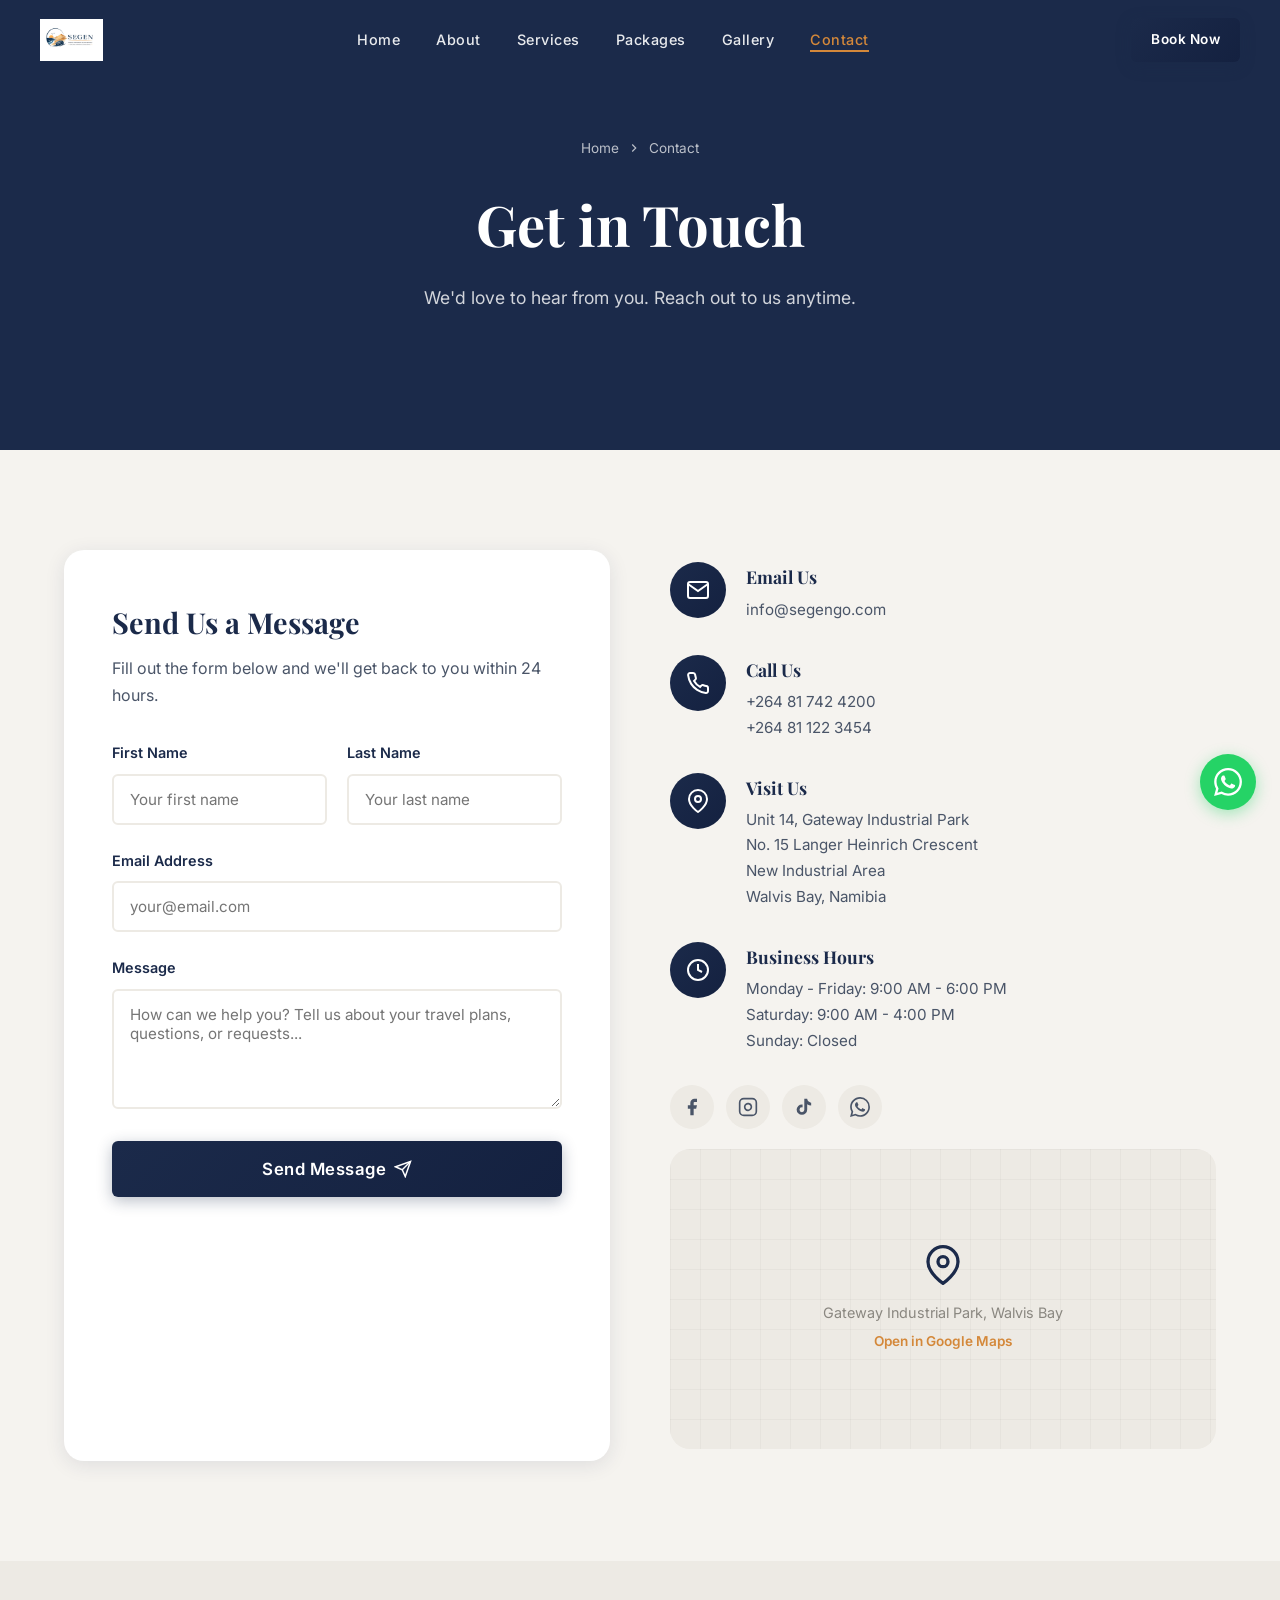
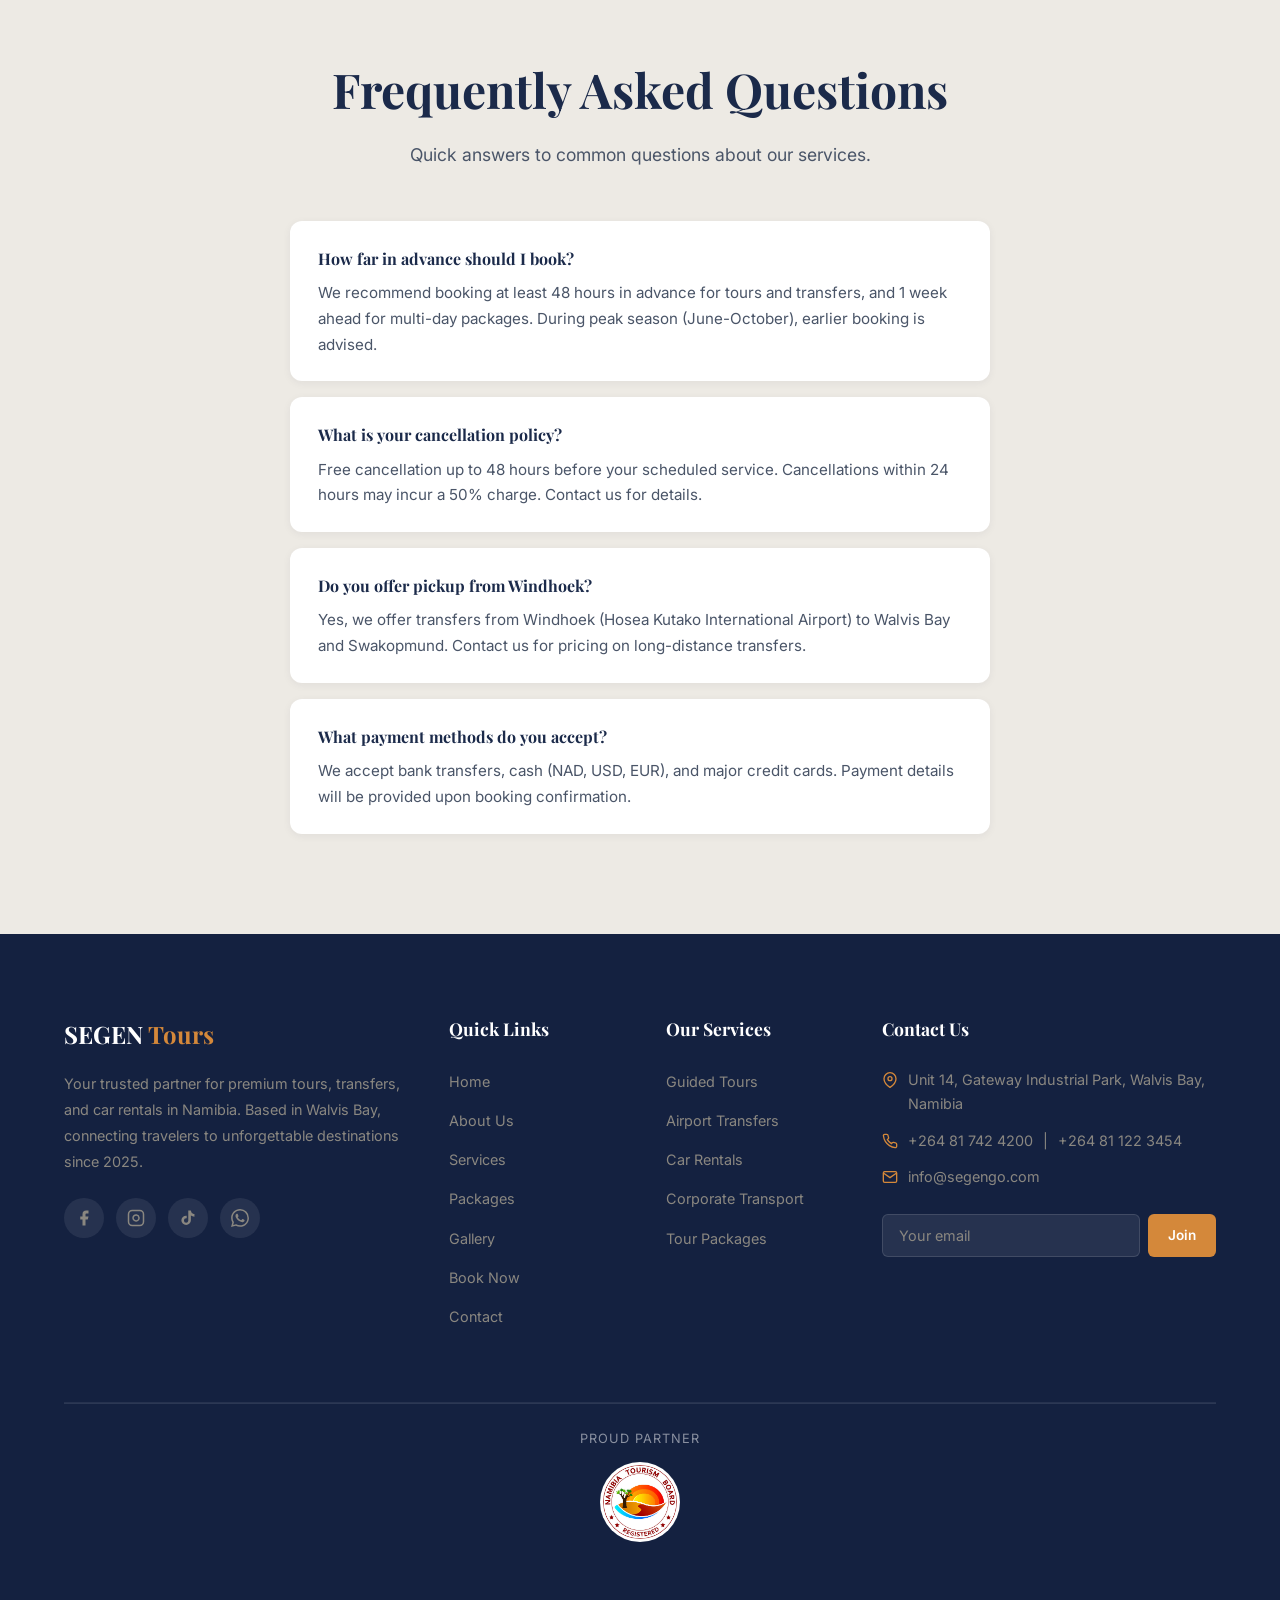
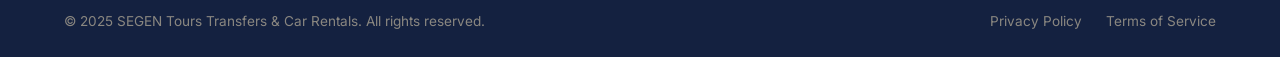
<file: contact.html>
<!DOCTYPE html>
<html lang="en">
<head>
  <meta charset="UTF-8">
  <meta name="viewport" content="width=device-width, initial-scale=1.0">
  <title>Contact Us | SEGEN Tours Transfers & Car Rentals</title>
  <meta name="description" content="Get in touch with SEGEN Tours in Walvis Bay, Namibia. Call +264 81 742 4200 or email info@segengo.com for tour bookings, transfer inquiries, and car rentals.">

  <!-- Open Graph -->
  <meta property="og:title" content="Contact SEGEN Tours Transfers & Car Rentals">
  <meta property="og:description" content="Reach out to SEGEN Tours in Walvis Bay, Namibia. Phone, email, and office location.">
  <meta property="og:type" content="website">
  <meta property="og:url" content="https://segengo.com/contact">
  <meta property="og:image" content="https://images.unsplash.com/photo-1489392191049-fc10c97e64b6?w=1200&q=80">

  <!-- Fonts -->
  <link rel="preconnect" href="https://fonts.googleapis.com">
  <link rel="preconnect" href="https://fonts.gstatic.com" crossorigin>
  <link href="https://fonts.googleapis.com/css2?family=Inter:wght@300;400;500;600;700&family=Playfair+Display:ital,wght@0,400;0,500;0,600;0,700;1,400;1,500&display=swap" rel="stylesheet">

  <link rel="stylesheet" href="styles.css">

  <script type="application/ld+json">
  {
    "@context": "https://schema.org",
    "@type": "ContactPage",
    "mainEntity": {
      "@type": "TravelAgency",
      "name": "SEGEN Tours Transfers & Car Rentals",
      "telephone": ["+264817424200", "+264811223454"],
      "email": "info@segengo.com",
      "address": {
        "@type": "PostalAddress",
        "streetAddress": "Unit 14, Gateway Industrial Park, No. 15 Langer Heinrich Crescent, New Industrial Area",
        "addressLocality": "Walvis Bay",
        "addressCountry": "NA"
      },
      "openingHoursSpecification": [
        { "@type": "OpeningHoursSpecification", "dayOfWeek": ["Monday","Tuesday","Wednesday","Thursday","Friday"], "opens": "09:00", "closes": "18:00" },
        { "@type": "OpeningHoursSpecification", "dayOfWeek": "Saturday", "opens": "09:00", "closes": "16:00" }
      ]
    }
  }
  </script>
</head>
<body>

  <!-- Header -->
  <header class="header header--transparent" role="banner">
    <nav class="nav" aria-label="Main navigation">
      <a href="index.html" class="nav__logo" aria-label="SEGEN Tours home">
        <img src="images/logo-landscape.jpg" alt="SEGEN Tours, Transfers & Car Rentals" class="nav__logo-img">
      </a>
      <ul class="nav__menu">
        <li><a href="index.html" class="nav__link">Home</a></li>
        <li><a href="about.html" class="nav__link">About</a></li>
        <li><a href="services.html" class="nav__link">Services</a></li>
        <li><a href="packages.html" class="nav__link">Packages</a></li>
        <li><a href="gallery.html" class="nav__link">Gallery</a></li>
        <li><a href="contact.html" class="nav__link active">Contact</a></li>
      </ul>
      <a href="booking.html" class="btn btn--primary btn--small nav__cta">Book Now</a>
      <div class="hamburger" aria-label="Toggle menu" role="button" tabindex="0">
        <span></span><span></span><span></span>
      </div>
    </nav>
  </header>

  <!-- Mobile Menu -->
  <div class="mobile-menu__overlay" aria-hidden="true"></div>
  <div class="mobile-menu" aria-label="Mobile navigation">
    <a href="index.html" class="mobile-menu__link">Home</a>
    <a href="about.html" class="mobile-menu__link">About</a>
    <a href="services.html" class="mobile-menu__link">Services</a>
    <a href="packages.html" class="mobile-menu__link">Packages</a>
    <a href="gallery.html" class="mobile-menu__link">Gallery</a>
    <a href="booking.html" class="mobile-menu__link">Booking</a>
    <a href="contact.html" class="mobile-menu__link">Contact</a>
    <a href="booking.html" class="btn btn--primary btn--large mobile-menu__cta">Book Now</a>
    <div class="mobile-menu__contact">
      <p><a href="tel:+264817424200">+264 81 742 4200</a></p>
      <p><a href="tel:+264811223454">+264 81 122 3454</a></p>
      <p><a href="mailto:info@segengo.com">info@segengo.com</a></p>
    </div>
  </div>

  <main>
    <!-- Page Header -->
    <section class="page-header" aria-label="Contact page hero">
      <div class="page-header__bg" style="background-color: #1B2A4A;" role="img" aria-label="Contact page header"></div>
      <div class="page-header__overlay"></div>
      <div class="page-header__content">
        <div class="page-header__breadcrumb">
          <a href="index.html">Home</a>
          <svg viewBox="0 0 24 24" fill="none" stroke="currentColor" stroke-width="2"><path d="M9 18l6-6-6-6"/></svg>
          <span>Contact</span>
        </div>
        <h1 class="page-header__title">Get in Touch</h1>
        <p class="page-header__subtitle">We'd love to hear from you. Reach out to us anytime.</p>
      </div>
    </section>

    <!-- Contact Section -->
    <section class="section">
      <div class="container">
        <div class="contact-grid">

          <!-- Contact Form -->
          <div class="contact-form reveal-left" id="contactFormContainer">
            <h3>Send Us a Message</h3>
            <p>Fill out the form below and we'll get back to you within 24 hours.</p>

            <form id="contactForm">
              <div class="form-row">
                <div class="form-group">
                  <label for="contactFirstName">First Name</label>
                  <input type="text" id="contactFirstName" placeholder="Your first name" required>
                  <p class="error-msg">First name is required.</p>
                </div>
                <div class="form-group">
                  <label for="contactLastName">Last Name</label>
                  <input type="text" id="contactLastName" placeholder="Your last name" required>
                  <p class="error-msg">Last name is required.</p>
                </div>
              </div>

              <div class="form-group">
                <label for="contactEmail">Email Address</label>
                <input type="email" id="contactEmail" placeholder="your@email.com" required>
                <p class="error-msg">Valid email is required.</p>
              </div>

              <div class="form-group">
                <label for="contactMessage">Message</label>
                <textarea id="contactMessage" placeholder="How can we help you? Tell us about your travel plans, questions, or requests..." required></textarea>
                <p class="error-msg">Message is required.</p>
              </div>

              <button type="submit" class="btn btn--primary btn--large" style="width: 100%;">
                Send Message
                <svg viewBox="0 0 24 24" fill="none" stroke="currentColor" stroke-width="2" style="width:18px;height:18px;"><line x1="22" y1="2" x2="11" y2="13"/><polygon points="22 2 15 22 11 13 2 9 22 2"/></svg>
              </button>
            </form>

            <div class="contact-success">
              <div class="booking-success__icon">
                <svg viewBox="0 0 24 24" fill="none" stroke="currentColor" stroke-width="2"><polyline points="20 6 9 17 4 12"/></svg>
              </div>
              <h2 style="font-family: var(--font-heading); font-size: 1.8rem; color: var(--deep-brown); margin-bottom: 12px;">Message Sent!</h2>
              <p style="color: var(--text-light);">Thank you for reaching out. We'll respond to your inquiry within 24 hours.</p>
            </div>
          </div>

          <!-- Contact Info -->
          <div class="contact-info reveal-right">
            <div class="contact-info__item">
              <div class="contact-info__icon">
                <svg viewBox="0 0 24 24" fill="none" stroke="currentColor" stroke-width="2"><path d="M4 4h16c1.1 0 2 .9 2 2v12c0 1.1-.9 2-2 2H4c-1.1 0-2-.9-2-2V6c0-1.1.9-2 2-2z"/><polyline points="22,6 12,13 2,6"/></svg>
              </div>
              <div class="contact-info__text">
                <h4>Email Us</h4>
                <a href="mailto:info@segengo.com">info@segengo.com</a>
              </div>
            </div>

            <div class="contact-info__item">
              <div class="contact-info__icon">
                <svg viewBox="0 0 24 24" fill="none" stroke="currentColor" stroke-width="2"><path d="M22 16.92v3a2 2 0 0 1-2.18 2 19.79 19.79 0 0 1-8.63-3.07 19.5 19.5 0 0 1-6-6 19.79 19.79 0 0 1-3.07-8.67A2 2 0 0 1 4.11 2h3a2 2 0 0 1 2 1.72c.127.96.361 1.903.7 2.81a2 2 0 0 1-.45 2.11L8.09 9.91a16 16 0 0 0 6 6l1.27-1.27a2 2 0 0 1 2.11-.45c.907.339 1.85.573 2.81.7A2 2 0 0 1 22 16.92z"/></svg>
              </div>
              <div class="contact-info__text">
                <h4>Call Us</h4>
                <p><a href="tel:+264817424200">+264 81 742 4200</a></p>
                <p><a href="tel:+264811223454">+264 81 122 3454</a></p>
              </div>
            </div>

            <div class="contact-info__item">
              <div class="contact-info__icon">
                <svg viewBox="0 0 24 24" fill="none" stroke="currentColor" stroke-width="2"><path d="M21 10c0 7-9 13-9 13s-9-6-9-13a9 9 0 0 1 18 0z"/><circle cx="12" cy="10" r="3"/></svg>
              </div>
              <div class="contact-info__text">
                <h4>Visit Us</h4>
                <p>Unit 14, Gateway Industrial Park<br>No. 15 Langer Heinrich Crescent<br>New Industrial Area<br>Walvis Bay, Namibia</p>
              </div>
            </div>

            <div class="contact-info__item">
              <div class="contact-info__icon">
                <svg viewBox="0 0 24 24" fill="none" stroke="currentColor" stroke-width="2"><circle cx="12" cy="12" r="10"/><path d="M12 6v6l4 2"/></svg>
              </div>
              <div class="contact-info__text">
                <h4>Business Hours</h4>
                <p>Monday - Friday: 9:00 AM - 6:00 PM</p>
                <p>Saturday: 9:00 AM - 4:00 PM</p>
                <p>Sunday: Closed</p>
              </div>
            </div>

            <!-- Social Links -->
            <div class="social-links">
              <a href="https://www.facebook.com/share/198vbiiVwt/" target="_blank" rel="noopener" class="social-link" aria-label="Facebook">
                <svg viewBox="0 0 24 24" fill="currentColor"><path d="M18 2h-3a5 5 0 0 0-5 5v3H7v4h3v8h4v-8h3l1-4h-4V7a1 1 0 0 1 1-1h3z"/></svg>
              </a>
              <a href="https://www.instagram.com/segentoursandcarrentals" target="_blank" rel="noopener" class="social-link" aria-label="Instagram">
                <svg viewBox="0 0 24 24" fill="none" stroke="currentColor" stroke-width="2"><rect x="2" y="2" width="20" height="20" rx="5" ry="5"/><path d="M16 11.37A4 4 0 1 1 12.63 8 4 4 0 0 1 16 11.37z"/><line x1="17.5" y1="6.5" x2="17.51" y2="6.5"/></svg>
              </a>
              <a href="https://www.tiktok.com/@segen.tours.and.ca" target="_blank" rel="noopener" class="social-link" aria-label="TikTok">
                <svg viewBox="0 0 24 24" fill="currentColor"><path d="M19.59 6.69a4.83 4.83 0 0 1-3.77-4.25V2h-3.45v13.67a2.89 2.89 0 0 1-2.88 2.5 2.89 2.89 0 0 1-2.89-2.89 2.89 2.89 0 0 1 2.89-2.89c.28 0 .54.04.79.1v-3.5a6.37 6.37 0 0 0-.79-.05A6.34 6.34 0 0 0 3.15 15a6.34 6.34 0 0 0 6.34 6.34 6.34 6.34 0 0 0 6.34-6.34V8.71a8.21 8.21 0 0 0 4.76 1.52V6.79a4.85 4.85 0 0 1-1-.1z"/></svg>
              </a>
              <a href="#" class="social-link" aria-label="WhatsApp">
                <svg viewBox="0 0 24 24" fill="currentColor"><path d="M17.472 14.382c-.297-.149-1.758-.867-2.03-.967-.273-.099-.471-.148-.67.15-.197.297-.767.966-.94 1.164-.173.199-.347.223-.644.075-.297-.15-1.255-.463-2.39-1.475-.883-.788-1.48-1.761-1.653-2.059-.173-.297-.018-.458.13-.606.134-.133.298-.347.446-.52.149-.174.198-.298.298-.497.099-.198.05-.371-.025-.52-.075-.149-.669-1.612-.916-2.207-.242-.579-.487-.5-.669-.51-.173-.008-.371-.01-.57-.01-.198 0-.52.074-.792.372-.272.297-1.04 1.016-1.04 2.479 0 1.462 1.065 2.875 1.213 3.074.149.198 2.096 3.2 5.077 4.487.709.306 1.262.489 1.694.625.712.227 1.36.195 1.871.118.571-.085 1.758-.719 2.006-1.413.248-.694.248-1.289.173-1.413-.074-.124-.272-.198-.57-.347m-5.421 7.403h-.004a9.87 9.87 0 0 1-5.031-1.378l-.361-.214-3.741.982.998-3.648-.235-.374a9.86 9.86 0 0 1-1.51-5.26c.001-5.45 4.436-9.884 9.888-9.884 2.64 0 5.122 1.03 6.988 2.898a9.825 9.825 0 0 1 2.893 6.994c-.003 5.45-4.437 9.884-9.885 9.884m8.413-18.297A11.815 11.815 0 0 0 12.05 0C5.495 0 .16 5.335.157 11.892c0 2.096.547 4.142 1.588 5.945L.057 24l6.305-1.654a11.882 11.882 0 0 0 5.683 1.448h.005c6.554 0 11.89-5.335 11.893-11.893a11.821 11.821 0 0 0-3.48-8.413z"/></svg>
              </a>
            </div>

            <!-- Map Placeholder -->
            <div class="map-placeholder">
              <div class="map-placeholder__pattern"></div>
              <div class="map-placeholder__content">
                <svg viewBox="0 0 24 24" fill="none" stroke="currentColor" stroke-width="2"><path d="M21 10c0 7-9 13-9 13s-9-6-9-13a9 9 0 0 1 18 0z"/><circle cx="12" cy="10" r="3"/></svg>
                <p>Gateway Industrial Park, Walvis Bay</p>
                <a href="https://www.google.com/maps/search/Gateway+Industrial+Park+Walvis+Bay+Namibia" target="_blank" rel="noopener" style="color: var(--burnt-orange); font-weight: 600; font-size: 0.85rem; margin-top: 4px; display: inline-block;">Open in Google Maps</a>
              </div>
            </div>
          </div>

        </div>
      </div>
    </section>

    <!-- FAQ CTA -->
    <section class="section section--sand">
      <div class="container text-center">
        <h2 class="section-title reveal">Frequently Asked Questions</h2>
        <p class="section-subtitle reveal">Quick answers to common questions about our services.</p>

        <div style="max-width: 700px; margin: 0 auto; text-align: left;">
          <div class="reveal" style="background: var(--white); border-radius: var(--radius); padding: 24px 28px; margin-bottom: 16px; box-shadow: var(--shadow-sm);">
            <h4 style="font-family: var(--font-heading); color: var(--deep-brown); margin-bottom: 8px;">How far in advance should I book?</h4>
            <p style="color: var(--text-light); font-size: 0.95rem; line-height: 1.7;">We recommend booking at least 48 hours in advance for tours and transfers, and 1 week ahead for multi-day packages. During peak season (June-October), earlier booking is advised.</p>
          </div>

          <div class="reveal" style="background: var(--white); border-radius: var(--radius); padding: 24px 28px; margin-bottom: 16px; box-shadow: var(--shadow-sm);">
            <h4 style="font-family: var(--font-heading); color: var(--deep-brown); margin-bottom: 8px;">What is your cancellation policy?</h4>
            <p style="color: var(--text-light); font-size: 0.95rem; line-height: 1.7;">Free cancellation up to 48 hours before your scheduled service. Cancellations within 24 hours may incur a 50% charge. Contact us for details.</p>
          </div>

          <div class="reveal" style="background: var(--white); border-radius: var(--radius); padding: 24px 28px; margin-bottom: 16px; box-shadow: var(--shadow-sm);">
            <h4 style="font-family: var(--font-heading); color: var(--deep-brown); margin-bottom: 8px;">Do you offer pickup from Windhoek?</h4>
            <p style="color: var(--text-light); font-size: 0.95rem; line-height: 1.7;">Yes, we offer transfers from Windhoek (Hosea Kutako International Airport) to Walvis Bay and Swakopmund. Contact us for pricing on long-distance transfers.</p>
          </div>

          <div class="reveal" style="background: var(--white); border-radius: var(--radius); padding: 24px 28px; box-shadow: var(--shadow-sm);">
            <h4 style="font-family: var(--font-heading); color: var(--deep-brown); margin-bottom: 8px;">What payment methods do you accept?</h4>
            <p style="color: var(--text-light); font-size: 0.95rem; line-height: 1.7;">We accept bank transfers, cash (NAD, USD, EUR), and major credit cards. Payment details will be provided upon booking confirmation.</p>
          </div>
        </div>
      </div>
    </section>
  </main>

  <!-- Footer -->
  <footer class="footer" role="contentinfo">
    <div class="container">
      <div class="footer__grid">
        <div class="footer__brand">
          <h3>SEGEN <span>Tours</span></h3>
          <p>Your trusted partner for premium tours, transfers, and car rentals in Namibia. Based in Walvis Bay, connecting travelers to unforgettable destinations since 2025.</p>
          <div class="footer__social">
            <a href="https://www.facebook.com/share/198vbiiVwt/" target="_blank" rel="noopener" aria-label="Facebook"><svg viewBox="0 0 24 24" fill="currentColor"><path d="M18 2h-3a5 5 0 0 0-5 5v3H7v4h3v8h4v-8h3l1-4h-4V7a1 1 0 0 1 1-1h3z"/></svg></a>
            <a href="https://www.instagram.com/segentoursandcarrentals" target="_blank" rel="noopener" aria-label="Instagram"><svg viewBox="0 0 24 24" fill="none" stroke="currentColor" stroke-width="2"><rect x="2" y="2" width="20" height="20" rx="5" ry="5"/><path d="M16 11.37A4 4 0 1 1 12.63 8 4 4 0 0 1 16 11.37z"/><line x1="17.5" y1="6.5" x2="17.51" y2="6.5"/></svg></a>
            <a href="https://www.tiktok.com/@segen.tours.and.ca" target="_blank" rel="noopener" aria-label="TikTok"><svg viewBox="0 0 24 24" fill="currentColor"><path d="M19.59 6.69a4.83 4.83 0 0 1-3.77-4.25V2h-3.45v13.67a2.89 2.89 0 0 1-2.88 2.5 2.89 2.89 0 0 1-2.89-2.89 2.89 2.89 0 0 1 2.89-2.89c.28 0 .54.04.79.1v-3.5a6.37 6.37 0 0 0-.79-.05A6.34 6.34 0 0 0 3.15 15a6.34 6.34 0 0 0 6.34 6.34 6.34 6.34 0 0 0 6.34-6.34V8.71a8.21 8.21 0 0 0 4.76 1.52V6.79a4.85 4.85 0 0 1-1-.1z"/></svg></a>
            <a href="#" aria-label="WhatsApp"><svg viewBox="0 0 24 24" fill="currentColor"><path d="M17.472 14.382c-.297-.149-1.758-.867-2.03-.967-.273-.099-.471-.148-.67.15-.197.297-.767.966-.94 1.164-.173.199-.347.223-.644.075-.297-.15-1.255-.463-2.39-1.475-.883-.788-1.48-1.761-1.653-2.059-.173-.297-.018-.458.13-.606.134-.133.298-.347.446-.52.149-.174.198-.298.298-.497.099-.198.05-.371-.025-.52-.075-.149-.669-1.612-.916-2.207-.242-.579-.487-.5-.669-.51-.173-.008-.371-.01-.57-.01-.198 0-.52.074-.792.372-.272.297-1.04 1.016-1.04 2.479 0 1.462 1.065 2.875 1.213 3.074.149.198 2.096 3.2 5.077 4.487.709.306 1.262.489 1.694.625.712.227 1.36.195 1.871.118.571-.085 1.758-.719 2.006-1.413.248-.694.248-1.289.173-1.413-.074-.124-.272-.198-.57-.347m-5.421 7.403h-.004a9.87 9.87 0 0 1-5.031-1.378l-.361-.214-3.741.982.998-3.648-.235-.374a9.86 9.86 0 0 1-1.51-5.26c.001-5.45 4.436-9.884 9.888-9.884 2.64 0 5.122 1.03 6.988 2.898a9.825 9.825 0 0 1 2.893 6.994c-.003 5.45-4.437 9.884-9.885 9.884m8.413-18.297A11.815 11.815 0 0 0 12.05 0C5.495 0 .16 5.335.157 11.892c0 2.096.547 4.142 1.588 5.945L.057 24l6.305-1.654a11.882 11.882 0 0 0 5.683 1.448h.005c6.554 0 11.89-5.335 11.893-11.893a11.821 11.821 0 0 0-3.48-8.413z"/></svg></a>
          </div>
        </div>
        <div>
          <h4 class="footer__heading">Quick Links</h4>
          <ul class="footer__links">
            <li><a href="index.html">Home</a></li>
            <li><a href="about.html">About Us</a></li>
            <li><a href="services.html">Services</a></li>
            <li><a href="packages.html">Packages</a></li>
            <li><a href="gallery.html">Gallery</a></li>
            <li><a href="booking.html">Book Now</a></li>
            <li><a href="contact.html">Contact</a></li>
          </ul>
        </div>
        <div>
          <h4 class="footer__heading">Our Services</h4>
          <ul class="footer__links">
            <li><a href="services.html#tours">Guided Tours</a></li>
            <li><a href="services.html#transfers">Airport Transfers</a></li>
            <li><a href="services.html#rentals">Car Rentals</a></li>
            <li><a href="services.html#transfers">Corporate Transport</a></li>
            <li><a href="packages.html">Tour Packages</a></li>
          </ul>
        </div>
        <div>
          <h4 class="footer__heading">Contact Us</h4>
          <div class="footer__contact">
            <p><svg viewBox="0 0 24 24" fill="none" stroke="currentColor" stroke-width="2"><path d="M21 10c0 7-9 13-9 13s-9-6-9-13a9 9 0 0 1 18 0z"/><circle cx="12" cy="10" r="3"/></svg> Unit 14, Gateway Industrial Park, Walvis Bay, Namibia</p>
            <p><svg viewBox="0 0 24 24" fill="none" stroke="currentColor" stroke-width="2"><path d="M22 16.92v3a2 2 0 0 1-2.18 2 19.79 19.79 0 0 1-8.63-3.07 19.5 19.5 0 0 1-6-6 19.79 19.79 0 0 1-3.07-8.67A2 2 0 0 1 4.11 2h3a2 2 0 0 1 2 1.72c.127.96.361 1.903.7 2.81a2 2 0 0 1-.45 2.11L8.09 9.91a16 16 0 0 0 6 6l1.27-1.27a2 2 0 0 1 2.11-.45c.907.339 1.85.573 2.81.7A2 2 0 0 1 22 16.92z"/></svg> <a href="tel:+264817424200">+264 81 742 4200</a> | <a href="tel:+264811223454">+264 81 122 3454</a></p>
            <p><svg viewBox="0 0 24 24" fill="none" stroke="currentColor" stroke-width="2"><path d="M4 4h16c1.1 0 2 .9 2 2v12c0 1.1-.9 2-2 2H4c-1.1 0-2-.9-2-2V6c0-1.1.9-2 2-2z"/><polyline points="22,6 12,13 2,6"/></svg> <a href="mailto:info@segengo.com">info@segengo.com</a></p>
          </div>
          <div class="footer__newsletter">
            <form class="footer__newsletter-form" aria-label="Footer newsletter signup">
              <input type="email" placeholder="Your email" required aria-label="Email for newsletter">
              <button type="submit">Join</button>
            </form>
          </div>
        </div>
      </div>
      <div class="footer__partners" style="text-align: center; padding: 24px 0 20px; border-top: 1px solid rgba(255,255,255,0.1); margin-bottom: 16px;">
          <p style="color: rgba(255,255,255,0.5); font-size: 0.8rem; text-transform: uppercase; letter-spacing: 1px; margin-bottom: 12px;">Proud Partner</p>
          <a href="https://namibiatourism.com.na" target="_blank" rel="noopener" style="text-decoration: none; display: inline-block;"><img src="images/ntb-registered.jpg" alt="Namibia Tourism Board Registered" style="height: 80px; border-radius: 50%; background: white; padding: 3px;"></a>
        </div>

      <div class="footer__bottom">
        <p class="footer__copyright">&copy; 2025 SEGEN Tours Transfers & Car Rentals. All rights reserved.</p>
        <div class="footer__bottom-links">
          <a href="#">Privacy Policy</a>
          <a href="#">Terms of Service</a>
        </div>
      </div>
    </div>
  </footer>

  <!-- WhatsApp Float -->
  <a href="https://wa.me/264817424200?text=Hi%20SEGEN%20Tours!%20I'd%20like%20to%20enquire%20about%20your%20services." class="whatsapp-float" target="_blank" rel="noopener" aria-label="Chat on WhatsApp">
    <svg viewBox="0 0 24 24" xmlns="http://www.w3.org/2000/svg"><path d="M17.472 14.382c-.297-.149-1.758-.867-2.03-.967-.273-.099-.471-.148-.67.15-.197.297-.767.966-.94 1.164-.173.199-.347.223-.644.075-.297-.15-1.255-.463-2.39-1.475-.883-.788-1.48-1.761-1.653-2.059-.173-.297-.018-.458.13-.606.134-.133.298-.347.446-.52.149-.174.198-.298.298-.497.099-.198.05-.371-.025-.52-.075-.149-.669-1.612-.916-2.207-.242-.579-.487-.5-.669-.51-.173-.008-.371-.01-.57-.01-.198 0-.52.074-.792.372-.272.297-1.04 1.016-1.04 2.479 0 1.462 1.065 2.875 1.213 3.074.149.198 2.096 3.2 5.077 4.487.709.306 1.262.489 1.694.625.712.227 1.36.195 1.871.118.571-.085 1.758-.719 2.006-1.413.248-.694.248-1.289.173-1.413-.074-.124-.272-.198-.57-.347m-5.421 7.403h-.004a9.87 9.87 0 01-5.031-1.378l-.361-.214-3.741.982.998-3.648-.235-.374a9.86 9.86 0 01-1.51-5.26c.001-5.45 4.436-9.884 9.888-9.884 2.64 0 5.122 1.03 6.988 2.898a9.825 9.825 0 012.893 6.994c-.003 5.45-4.437 9.884-9.885 9.884m8.413-18.297A11.815 11.815 0 0012.05 0C5.495 0 .16 5.335.157 11.892c0 2.096.547 4.142 1.588 5.945L.057 24l6.305-1.654a11.882 11.882 0 005.683 1.448h.005c6.554 0 11.89-5.335 11.893-11.893a11.821 11.821 0 00-3.48-8.413z"/></svg>
  </a>

  <script src="main.js"></script>
</body>
</html>
</file>
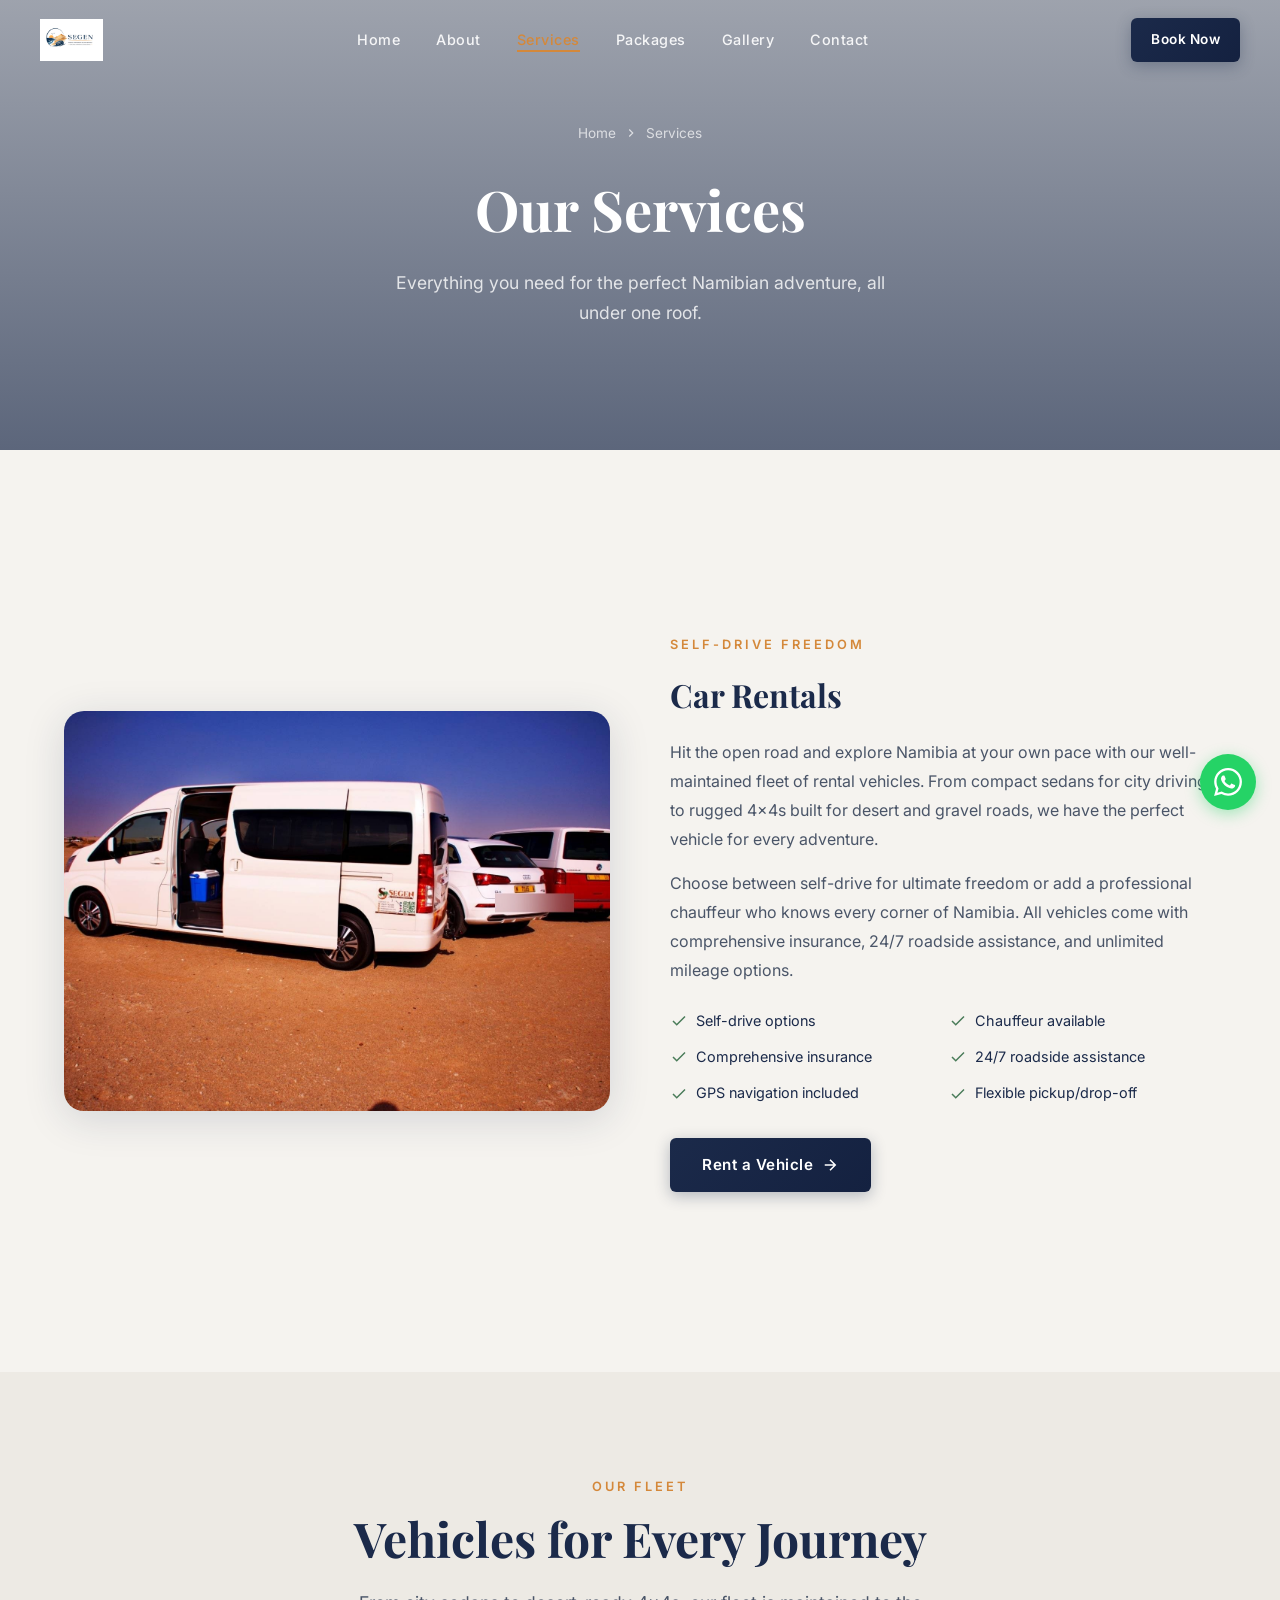
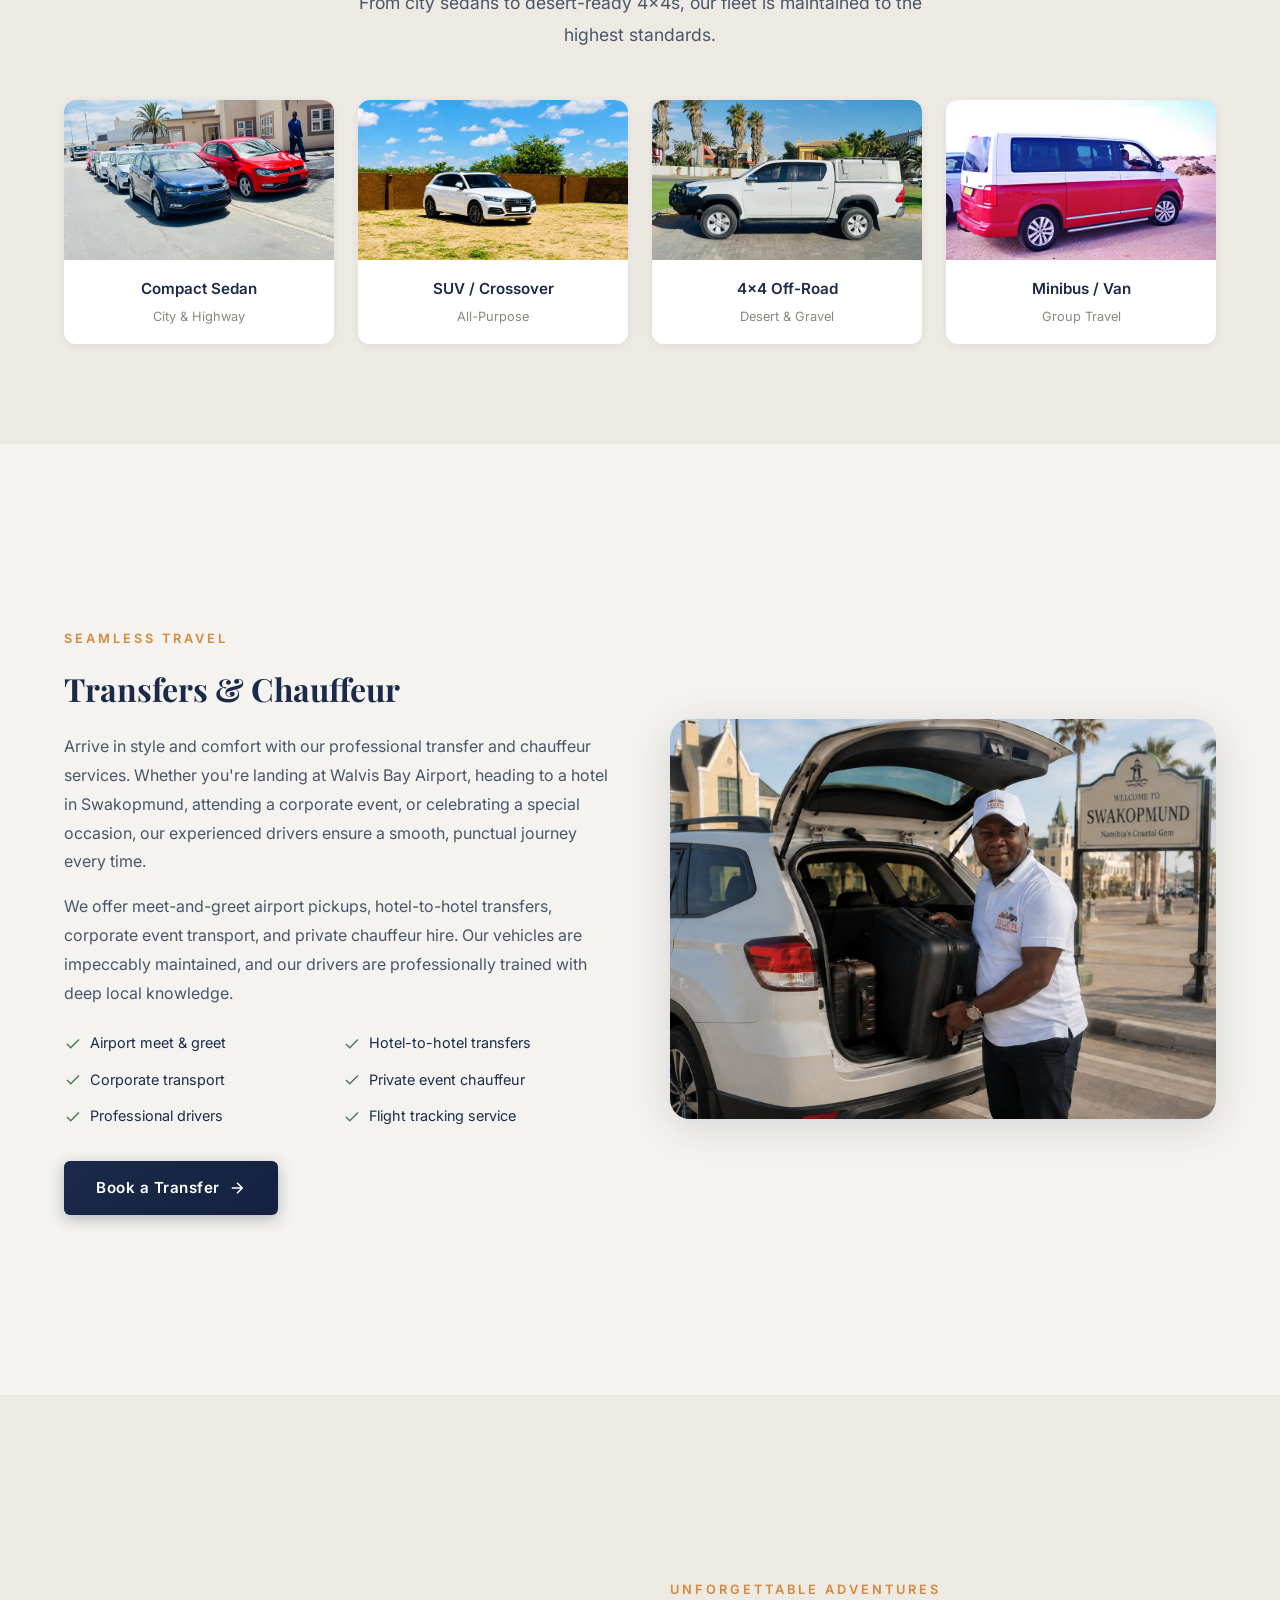
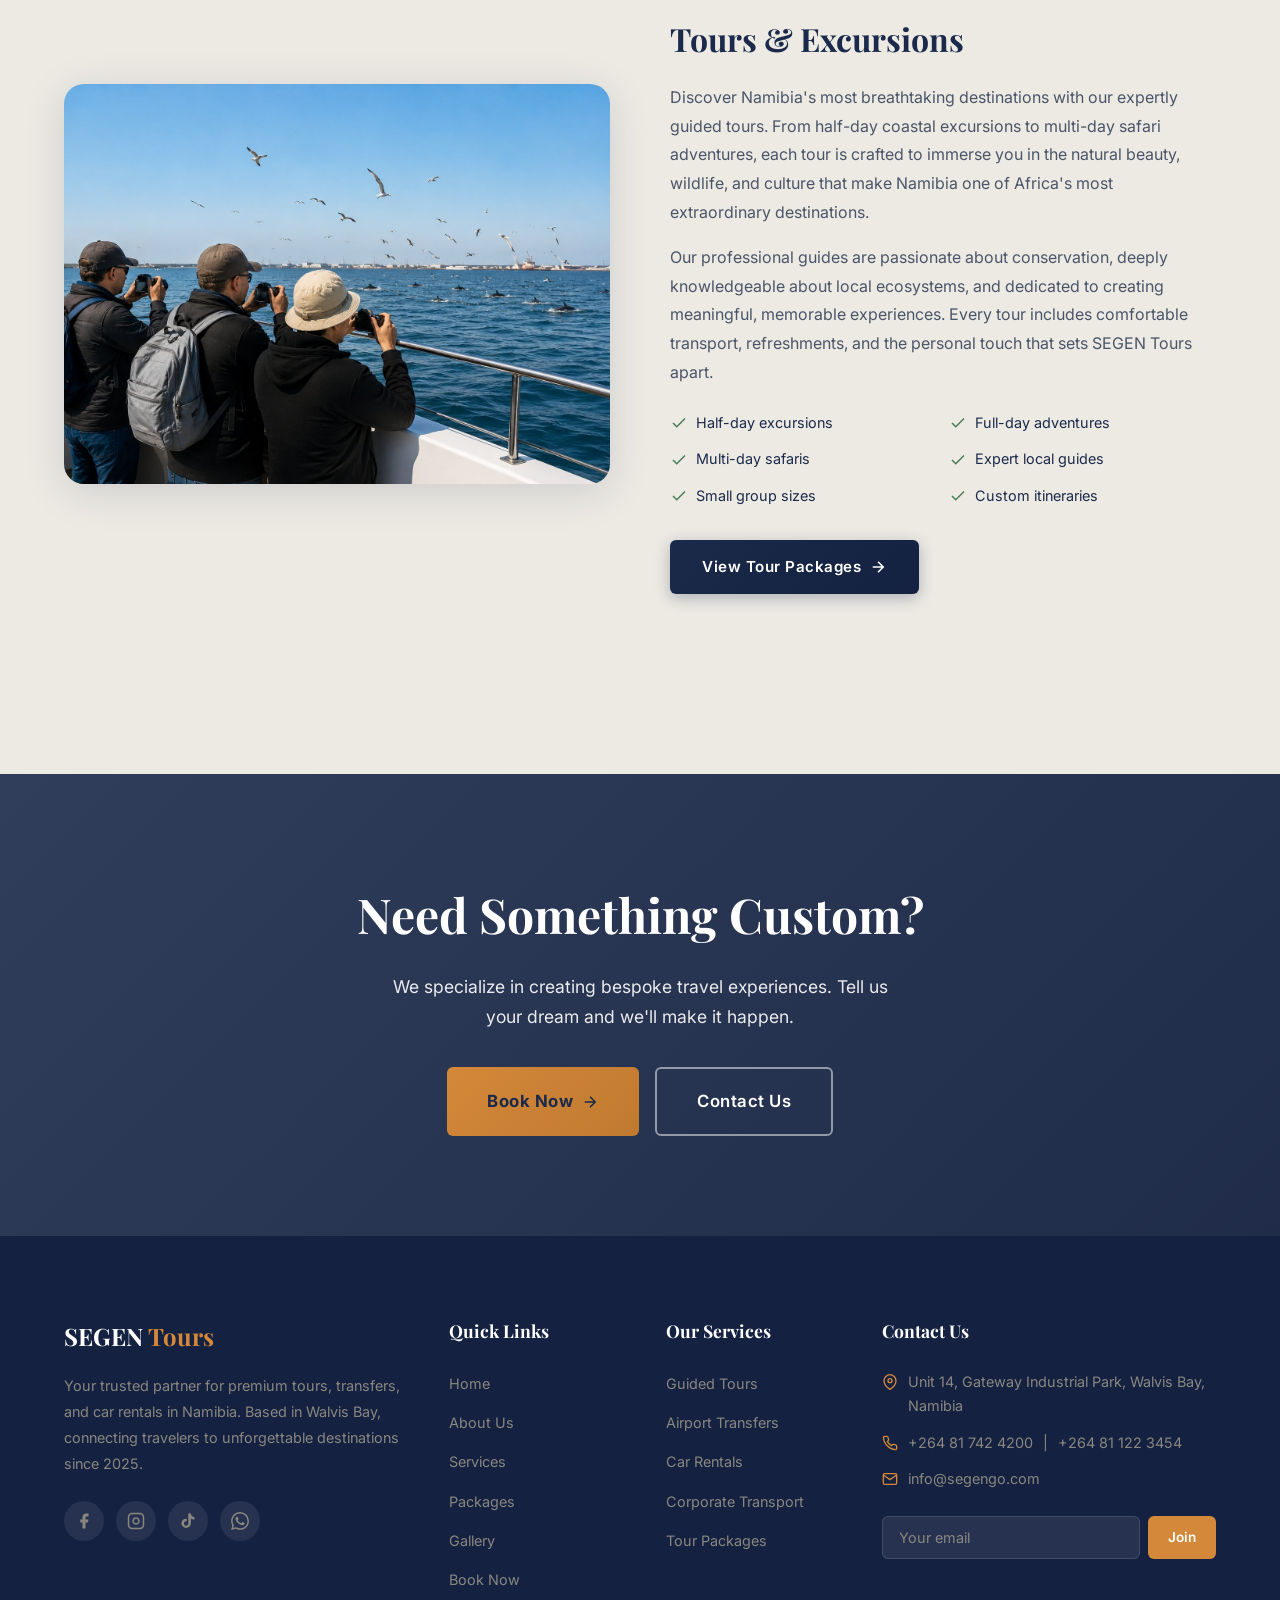
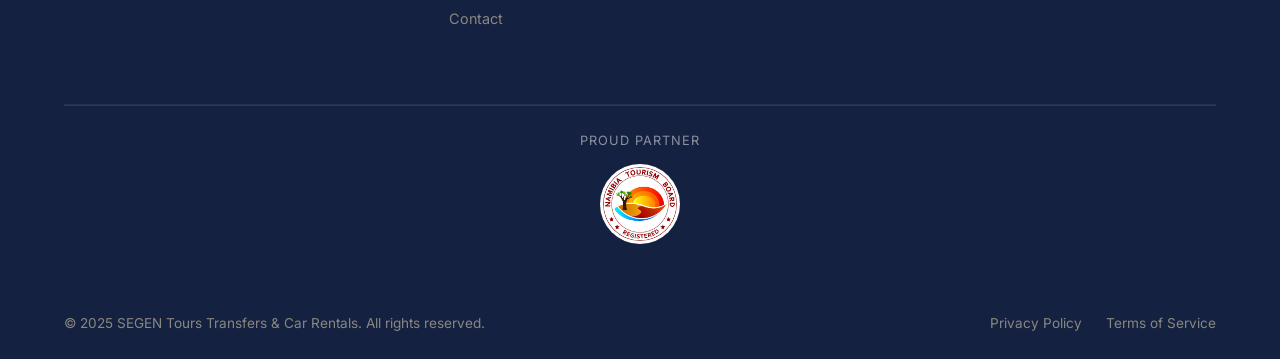
<file: services.html>
<!DOCTYPE html>
<html lang="en">
<head>
  <meta charset="UTF-8">
  <meta name="viewport" content="width=device-width, initial-scale=1.0">
  <title>Our Services | SEGEN Tours Transfers & Car Rentals</title>
  <meta name="description" content="Explore SEGEN Tours' premium services: guided tours across Namibia, reliable airport and hotel transfers, and quality car rentals in Walvis Bay.">

  <!-- Open Graph -->
  <meta property="og:title" content="Services | SEGEN Tours Transfers & Car Rentals">
  <meta property="og:description" content="Tours, transfers, and car rentals in Namibia. Self-drive adventures, airport pickups, guided safaris, and more.">
  <meta property="og:type" content="website">
  <meta property="og:url" content="https://segengo.com/services">
  <meta property="og:image" content="https://images.unsplash.com/photo-1549317661-bd32c8ce0afa?w=1200&q=80">

  <!-- Fonts -->
  <link rel="preconnect" href="https://fonts.googleapis.com">
  <link rel="preconnect" href="https://fonts.gstatic.com" crossorigin>
  <link href="https://fonts.googleapis.com/css2?family=Inter:wght@300;400;500;600;700&family=Playfair+Display:ital,wght@0,400;0,500;0,600;0,700;1,400;1,500&display=swap" rel="stylesheet">

  <link rel="stylesheet" href="styles.css">

  <script type="application/ld+json">
  {
    "@context": "https://schema.org",
    "@type": "Service",
    "provider": {
      "@type": "TravelAgency",
      "name": "SEGEN Tours Transfers & Car Rentals"
    },
    "serviceType": ["Tour Operator", "Car Rental", "Airport Transfer"],
    "areaServed": {
      "@type": "Country",
      "name": "Namibia"
    }
  }
  </script>
</head>
<body>

  <!-- Header -->
  <header class="header header--transparent" role="banner">
    <nav class="nav" aria-label="Main navigation">
      <a href="index.html" class="nav__logo" aria-label="SEGEN Tours home">
        <img src="images/logo-landscape.jpg" alt="SEGEN Tours, Transfers & Car Rentals" class="nav__logo-img">
      </a>
      <ul class="nav__menu">
        <li><a href="index.html" class="nav__link">Home</a></li>
        <li><a href="about.html" class="nav__link">About</a></li>
        <li><a href="services.html" class="nav__link active">Services</a></li>
        <li><a href="packages.html" class="nav__link">Packages</a></li>
        <li><a href="gallery.html" class="nav__link">Gallery</a></li>
        <li><a href="contact.html" class="nav__link">Contact</a></li>
      </ul>
      <a href="booking.html" class="btn btn--primary btn--small nav__cta">Book Now</a>
      <div class="hamburger" aria-label="Toggle menu" role="button" tabindex="0">
        <span></span><span></span><span></span>
      </div>
    </nav>
  </header>

  <!-- Mobile Menu -->
  <div class="mobile-menu__overlay" aria-hidden="true"></div>
  <div class="mobile-menu" aria-label="Mobile navigation">
    <a href="index.html" class="mobile-menu__link">Home</a>
    <a href="about.html" class="mobile-menu__link">About</a>
    <a href="services.html" class="mobile-menu__link">Services</a>
    <a href="packages.html" class="mobile-menu__link">Packages</a>
    <a href="gallery.html" class="mobile-menu__link">Gallery</a>
    <a href="booking.html" class="mobile-menu__link">Booking</a>
    <a href="contact.html" class="mobile-menu__link">Contact</a>
    <a href="booking.html" class="btn btn--primary btn--large mobile-menu__cta">Book Now</a>
    <div class="mobile-menu__contact">
      <p><a href="tel:+264817424200">+264 81 742 4200</a></p>
      <p><a href="tel:+264811223454">+264 81 122 3454</a></p>
      <p><a href="mailto:info@segengo.com">info@segengo.com</a></p>
    </div>
  </div>

  <main>
    <!-- Page Header -->
    <section class="page-header" aria-label="Services page hero">
      <div class="page-header__bg" style="background-image: url('https://images.unsplash.com/photo-1549317661-bd32c8ce0afa?w=1600&q=80');" role="img" aria-label="Tour vehicle driving through Namibian landscape"></div>
      <div class="page-header__overlay"></div>
      <div class="page-header__content">
        <div class="page-header__breadcrumb">
          <a href="index.html">Home</a>
          <svg viewBox="0 0 24 24" fill="none" stroke="currentColor" stroke-width="2"><path d="M9 18l6-6-6-6"/></svg>
          <span>Services</span>
        </div>
        <h1 class="page-header__title">Our Services</h1>
        <p class="page-header__subtitle">Everything you need for the perfect Namibian adventure, all under one roof.</p>
      </div>
    </section>

    <!-- Car Rentals -->
    <section class="section" id="rentals">
      <div class="container">
        <div class="service-detail">
          <div class="service-detail__image reveal-left">
            <img src="images/gallery/fleet-minibus-branded.jpg" alt="SEGEN Tours branded minibus fleet ready for rentals" loading="lazy">
          </div>
          <div class="service-detail__content reveal-right">
            <span class="section-label">Self-Drive Freedom</span>
            <h3>Car Rentals</h3>
            <p>Hit the open road and explore Namibia at your own pace with our well-maintained fleet of rental vehicles. From compact sedans for city driving to rugged 4x4s built for desert and gravel roads, we have the perfect vehicle for every adventure.</p>
            <p>Choose between self-drive for ultimate freedom or add a professional chauffeur who knows every corner of Namibia. All vehicles come with comprehensive insurance, 24/7 roadside assistance, and unlimited mileage options.</p>

            <ul class="service-detail__features">
              <li>
                <svg viewBox="0 0 24 24" fill="none" stroke="currentColor" stroke-width="2"><polyline points="20 6 9 17 4 12"/></svg>
                Self-drive options
              </li>
              <li>
                <svg viewBox="0 0 24 24" fill="none" stroke="currentColor" stroke-width="2"><polyline points="20 6 9 17 4 12"/></svg>
                Chauffeur available
              </li>
              <li>
                <svg viewBox="0 0 24 24" fill="none" stroke="currentColor" stroke-width="2"><polyline points="20 6 9 17 4 12"/></svg>
                Comprehensive insurance
              </li>
              <li>
                <svg viewBox="0 0 24 24" fill="none" stroke="currentColor" stroke-width="2"><polyline points="20 6 9 17 4 12"/></svg>
                24/7 roadside assistance
              </li>
              <li>
                <svg viewBox="0 0 24 24" fill="none" stroke="currentColor" stroke-width="2"><polyline points="20 6 9 17 4 12"/></svg>
                GPS navigation included
              </li>
              <li>
                <svg viewBox="0 0 24 24" fill="none" stroke="currentColor" stroke-width="2"><polyline points="20 6 9 17 4 12"/></svg>
                Flexible pickup/drop-off
              </li>
            </ul>

            <a href="booking.html?service=rental" class="btn btn--primary btn--icon">
              Rent a Vehicle
              <svg viewBox="0 0 24 24" fill="none" stroke="currentColor" stroke-width="2"><path d="M5 12h14M12 5l7 7-7 7"/></svg>
            </a>
          </div>
        </div>
      </div>
    </section>

    <!-- Fleet Showcase -->
    <section class="section section--sand">
      <div class="container text-center">
        <span class="section-label reveal">Our Fleet</span>
        <h2 class="section-title reveal">Vehicles for Every Journey</h2>
        <p class="section-subtitle reveal">From city sedans to desert-ready 4x4s, our fleet is maintained to the highest standards.</p>

        <div class="fleet-grid stagger-children">
          <div class="fleet-card reveal">
            <div class="fleet-card__image">
              <img src="images/fleet-sedan.jpg" alt="SEGEN Tours VW Polo sedan fleet" loading="lazy">
            </div>
            <div class="fleet-card__body">
              <div class="fleet-card__name">Compact Sedan</div>
              <div class="fleet-card__type">City & Highway</div>
            </div>
          </div>

          <div class="fleet-card reveal">
            <div class="fleet-card__image">
              <img src="images/fleet-suv.jpg" alt="SEGEN Tours Audi Q5 SUV" loading="lazy">
            </div>
            <div class="fleet-card__body">
              <div class="fleet-card__name">SUV / Crossover</div>
              <div class="fleet-card__type">All-Purpose</div>
            </div>
          </div>

          <div class="fleet-card reveal">
            <div class="fleet-card__image">
              <img src="images/fleet-4x4.jpg" alt="SEGEN Tours Toyota Hilux 4x4" loading="lazy">
            </div>
            <div class="fleet-card__body">
              <div class="fleet-card__name">4x4 Off-Road</div>
              <div class="fleet-card__type">Desert & Gravel</div>
            </div>
          </div>

          <div class="fleet-card reveal">
            <div class="fleet-card__image">
              <img src="images/fleet-minibus.jpg" alt="SEGEN Tours VW Caravelle minibus" loading="lazy">
            </div>
            <div class="fleet-card__body">
              <div class="fleet-card__name">Minibus / Van</div>
              <div class="fleet-card__type">Group Travel</div>
            </div>
          </div>
        </div>
      </div>
    </section>

    <!-- Transfers & Chauffeur -->
    <section class="section" id="transfers">
      <div class="container">
        <div class="service-detail">
          <div class="service-detail__content reveal-left">
            <span class="section-label">Seamless Travel</span>
            <h3>Transfers & Chauffeur</h3>
            <p>Arrive in style and comfort with our professional transfer and chauffeur services. Whether you're landing at Walvis Bay Airport, heading to a hotel in Swakopmund, attending a corporate event, or celebrating a special occasion, our experienced drivers ensure a smooth, punctual journey every time.</p>
            <p>We offer meet-and-greet airport pickups, hotel-to-hotel transfers, corporate event transport, and private chauffeur hire. Our vehicles are impeccably maintained, and our drivers are professionally trained with deep local knowledge.</p>

            <ul class="service-detail__features">
              <li>
                <svg viewBox="0 0 24 24" fill="none" stroke="currentColor" stroke-width="2"><polyline points="20 6 9 17 4 12"/></svg>
                Airport meet & greet
              </li>
              <li>
                <svg viewBox="0 0 24 24" fill="none" stroke="currentColor" stroke-width="2"><polyline points="20 6 9 17 4 12"/></svg>
                Hotel-to-hotel transfers
              </li>
              <li>
                <svg viewBox="0 0 24 24" fill="none" stroke="currentColor" stroke-width="2"><polyline points="20 6 9 17 4 12"/></svg>
                Corporate transport
              </li>
              <li>
                <svg viewBox="0 0 24 24" fill="none" stroke="currentColor" stroke-width="2"><polyline points="20 6 9 17 4 12"/></svg>
                Private event chauffeur
              </li>
              <li>
                <svg viewBox="0 0 24 24" fill="none" stroke="currentColor" stroke-width="2"><polyline points="20 6 9 17 4 12"/></svg>
                Professional drivers
              </li>
              <li>
                <svg viewBox="0 0 24 24" fill="none" stroke="currentColor" stroke-width="2"><polyline points="20 6 9 17 4 12"/></svg>
                Flight tracking service
              </li>
            </ul>

            <a href="booking.html?service=transfer" class="btn btn--primary btn--icon">
              Book a Transfer
              <svg viewBox="0 0 24 24" fill="none" stroke="currentColor" stroke-width="2"><path d="M5 12h14M12 5l7 7-7 7"/></svg>
            </a>
          </div>
          <div class="service-detail__image reveal-right">
            <img src="images/chauffeur-swakopmund.jpg" alt="SEGEN Tours chauffeur loading luggage in Swakopmund" loading="lazy">
          </div>
        </div>
      </div>
    </section>

    <!-- Tours -->
    <section class="section section--sand" id="tours">
      <div class="container">
        <div class="service-detail">
          <div class="service-detail__image reveal-left">
            <img src="images/service-tours.jpg" alt="SEGEN Tours dolphin boat excursion in Walvis Bay" loading="lazy">
          </div>
          <div class="service-detail__content reveal-right">
            <span class="section-label">Unforgettable Adventures</span>
            <h3>Tours & Excursions</h3>
            <p>Discover Namibia's most breathtaking destinations with our expertly guided tours. From half-day coastal excursions to multi-day safari adventures, each tour is crafted to immerse you in the natural beauty, wildlife, and culture that make Namibia one of Africa's most extraordinary destinations.</p>
            <p>Our professional guides are passionate about conservation, deeply knowledgeable about local ecosystems, and dedicated to creating meaningful, memorable experiences. Every tour includes comfortable transport, refreshments, and the personal touch that sets SEGEN Tours apart.</p>

            <ul class="service-detail__features">
              <li>
                <svg viewBox="0 0 24 24" fill="none" stroke="currentColor" stroke-width="2"><polyline points="20 6 9 17 4 12"/></svg>
                Half-day excursions
              </li>
              <li>
                <svg viewBox="0 0 24 24" fill="none" stroke="currentColor" stroke-width="2"><polyline points="20 6 9 17 4 12"/></svg>
                Full-day adventures
              </li>
              <li>
                <svg viewBox="0 0 24 24" fill="none" stroke="currentColor" stroke-width="2"><polyline points="20 6 9 17 4 12"/></svg>
                Multi-day safaris
              </li>
              <li>
                <svg viewBox="0 0 24 24" fill="none" stroke="currentColor" stroke-width="2"><polyline points="20 6 9 17 4 12"/></svg>
                Expert local guides
              </li>
              <li>
                <svg viewBox="0 0 24 24" fill="none" stroke="currentColor" stroke-width="2"><polyline points="20 6 9 17 4 12"/></svg>
                Small group sizes
              </li>
              <li>
                <svg viewBox="0 0 24 24" fill="none" stroke="currentColor" stroke-width="2"><polyline points="20 6 9 17 4 12"/></svg>
                Custom itineraries
              </li>
            </ul>

            <a href="packages.html" class="btn btn--primary btn--icon">
              View Tour Packages
              <svg viewBox="0 0 24 24" fill="none" stroke="currentColor" stroke-width="2"><path d="M5 12h14M12 5l7 7-7 7"/></svg>
            </a>
          </div>
        </div>
      </div>
    </section>

    <!-- CTA -->
    <section class="cta">
      <div class="cta__bg" style="background-image: url('images/cta-desert-rocks.jpg'); background-position: center top;" role="img" aria-label="Tourists exploring Namibian desert rock formations"></div>
      <div class="cta__overlay"></div>
      <div class="container">
        <div class="cta__content reveal">
          <h2 class="cta__title">Need Something Custom?</h2>
          <p class="cta__text">We specialize in creating bespoke travel experiences. Tell us your dream and we'll make it happen.</p>
          <div style="display: flex; gap: 16px; justify-content: center; flex-wrap: wrap;">
            <a href="booking.html" class="btn btn--gold btn--large btn--icon">
              Book Now
              <svg viewBox="0 0 24 24" fill="none" stroke="currentColor" stroke-width="2"><path d="M5 12h14M12 5l7 7-7 7"/></svg>
            </a>
            <a href="contact.html" class="btn btn--secondary btn--large">Contact Us</a>
          </div>
        </div>
      </div>
    </section>
  </main>

  <!-- Footer -->
  <footer class="footer" role="contentinfo">
    <div class="container">
      <div class="footer__grid">
        <div class="footer__brand">
          <h3>SEGEN <span>Tours</span></h3>
          <p>Your trusted partner for premium tours, transfers, and car rentals in Namibia. Based in Walvis Bay, connecting travelers to unforgettable destinations since 2025.</p>
          <div class="footer__social">
            <a href="https://www.facebook.com/share/198vbiiVwt/" target="_blank" rel="noopener" aria-label="Facebook"><svg viewBox="0 0 24 24" fill="currentColor"><path d="M18 2h-3a5 5 0 0 0-5 5v3H7v4h3v8h4v-8h3l1-4h-4V7a1 1 0 0 1 1-1h3z"/></svg></a>
            <a href="https://www.instagram.com/segentoursandcarrentals" target="_blank" rel="noopener" aria-label="Instagram"><svg viewBox="0 0 24 24" fill="none" stroke="currentColor" stroke-width="2"><rect x="2" y="2" width="20" height="20" rx="5" ry="5"/><path d="M16 11.37A4 4 0 1 1 12.63 8 4 4 0 0 1 16 11.37z"/><line x1="17.5" y1="6.5" x2="17.51" y2="6.5"/></svg></a>
            <a href="https://www.tiktok.com/@segen.tours.and.ca" target="_blank" rel="noopener" aria-label="TikTok"><svg viewBox="0 0 24 24" fill="currentColor"><path d="M19.59 6.69a4.83 4.83 0 0 1-3.77-4.25V2h-3.45v13.67a2.89 2.89 0 0 1-2.88 2.5 2.89 2.89 0 0 1-2.89-2.89 2.89 2.89 0 0 1 2.89-2.89c.28 0 .54.04.79.1v-3.5a6.37 6.37 0 0 0-.79-.05A6.34 6.34 0 0 0 3.15 15a6.34 6.34 0 0 0 6.34 6.34 6.34 6.34 0 0 0 6.34-6.34V8.71a8.21 8.21 0 0 0 4.76 1.52V6.79a4.85 4.85 0 0 1-1-.1z"/></svg></a>
            <a href="#" aria-label="WhatsApp"><svg viewBox="0 0 24 24" fill="currentColor"><path d="M17.472 14.382c-.297-.149-1.758-.867-2.03-.967-.273-.099-.471-.148-.67.15-.197.297-.767.966-.94 1.164-.173.199-.347.223-.644.075-.297-.15-1.255-.463-2.39-1.475-.883-.788-1.48-1.761-1.653-2.059-.173-.297-.018-.458.13-.606.134-.133.298-.347.446-.52.149-.174.198-.298.298-.497.099-.198.05-.371-.025-.52-.075-.149-.669-1.612-.916-2.207-.242-.579-.487-.5-.669-.51-.173-.008-.371-.01-.57-.01-.198 0-.52.074-.792.372-.272.297-1.04 1.016-1.04 2.479 0 1.462 1.065 2.875 1.213 3.074.149.198 2.096 3.2 5.077 4.487.709.306 1.262.489 1.694.625.712.227 1.36.195 1.871.118.571-.085 1.758-.719 2.006-1.413.248-.694.248-1.289.173-1.413-.074-.124-.272-.198-.57-.347m-5.421 7.403h-.004a9.87 9.87 0 0 1-5.031-1.378l-.361-.214-3.741.982.998-3.648-.235-.374a9.86 9.86 0 0 1-1.51-5.26c.001-5.45 4.436-9.884 9.888-9.884 2.64 0 5.122 1.03 6.988 2.898a9.825 9.825 0 0 1 2.893 6.994c-.003 5.45-4.437 9.884-9.885 9.884m8.413-18.297A11.815 11.815 0 0 0 12.05 0C5.495 0 .16 5.335.157 11.892c0 2.096.547 4.142 1.588 5.945L.057 24l6.305-1.654a11.882 11.882 0 0 0 5.683 1.448h.005c6.554 0 11.89-5.335 11.893-11.893a11.821 11.821 0 0 0-3.48-8.413z"/></svg></a>
          </div>
        </div>
        <div>
          <h4 class="footer__heading">Quick Links</h4>
          <ul class="footer__links">
            <li><a href="index.html">Home</a></li>
            <li><a href="about.html">About Us</a></li>
            <li><a href="services.html">Services</a></li>
            <li><a href="packages.html">Packages</a></li>
            <li><a href="gallery.html">Gallery</a></li>
            <li><a href="booking.html">Book Now</a></li>
            <li><a href="contact.html">Contact</a></li>
          </ul>
        </div>
        <div>
          <h4 class="footer__heading">Our Services</h4>
          <ul class="footer__links">
            <li><a href="services.html#tours">Guided Tours</a></li>
            <li><a href="services.html#transfers">Airport Transfers</a></li>
            <li><a href="services.html#rentals">Car Rentals</a></li>
            <li><a href="services.html#transfers">Corporate Transport</a></li>
            <li><a href="packages.html">Tour Packages</a></li>
          </ul>
        </div>
        <div>
          <h4 class="footer__heading">Contact Us</h4>
          <div class="footer__contact">
            <p><svg viewBox="0 0 24 24" fill="none" stroke="currentColor" stroke-width="2"><path d="M21 10c0 7-9 13-9 13s-9-6-9-13a9 9 0 0 1 18 0z"/><circle cx="12" cy="10" r="3"/></svg> Unit 14, Gateway Industrial Park, Walvis Bay, Namibia</p>
            <p><svg viewBox="0 0 24 24" fill="none" stroke="currentColor" stroke-width="2"><path d="M22 16.92v3a2 2 0 0 1-2.18 2 19.79 19.79 0 0 1-8.63-3.07 19.5 19.5 0 0 1-6-6 19.79 19.79 0 0 1-3.07-8.67A2 2 0 0 1 4.11 2h3a2 2 0 0 1 2 1.72c.127.96.361 1.903.7 2.81a2 2 0 0 1-.45 2.11L8.09 9.91a16 16 0 0 0 6 6l1.27-1.27a2 2 0 0 1 2.11-.45c.907.339 1.85.573 2.81.7A2 2 0 0 1 22 16.92z"/></svg> <a href="tel:+264817424200">+264 81 742 4200</a> | <a href="tel:+264811223454">+264 81 122 3454</a></p>
            <p><svg viewBox="0 0 24 24" fill="none" stroke="currentColor" stroke-width="2"><path d="M4 4h16c1.1 0 2 .9 2 2v12c0 1.1-.9 2-2 2H4c-1.1 0-2-.9-2-2V6c0-1.1.9-2 2-2z"/><polyline points="22,6 12,13 2,6"/></svg> <a href="mailto:info@segengo.com">info@segengo.com</a></p>
          </div>
          <div class="footer__newsletter">
            <form class="footer__newsletter-form" aria-label="Footer newsletter signup">
              <input type="email" placeholder="Your email" required aria-label="Email for newsletter">
              <button type="submit">Join</button>
            </form>
          </div>
        </div>
      </div>
      <div class="footer__partners" style="text-align: center; padding: 24px 0 20px; border-top: 1px solid rgba(255,255,255,0.1); margin-bottom: 16px;">
          <p style="color: rgba(255,255,255,0.5); font-size: 0.8rem; text-transform: uppercase; letter-spacing: 1px; margin-bottom: 12px;">Proud Partner</p>
          <a href="https://namibiatourism.com.na" target="_blank" rel="noopener" style="text-decoration: none; display: inline-block;"><img src="images/ntb-registered.jpg" alt="Namibia Tourism Board Registered" style="height: 80px; border-radius: 50%; background: white; padding: 3px;"></a>
        </div>

      <div class="footer__bottom">
        <p class="footer__copyright">&copy; 2025 SEGEN Tours Transfers & Car Rentals. All rights reserved.</p>
        <div class="footer__bottom-links">
          <a href="#">Privacy Policy</a>
          <a href="#">Terms of Service</a>
        </div>
      </div>
    </div>
  </footer>

  <!-- WhatsApp Float -->
  <a href="https://wa.me/264817424200?text=Hi%20SEGEN%20Tours!%20I'd%20like%20to%20enquire%20about%20your%20services." class="whatsapp-float" target="_blank" rel="noopener" aria-label="Chat on WhatsApp">
    <svg viewBox="0 0 24 24" xmlns="http://www.w3.org/2000/svg"><path d="M17.472 14.382c-.297-.149-1.758-.867-2.03-.967-.273-.099-.471-.148-.67.15-.197.297-.767.966-.94 1.164-.173.199-.347.223-.644.075-.297-.15-1.255-.463-2.39-1.475-.883-.788-1.48-1.761-1.653-2.059-.173-.297-.018-.458.13-.606.134-.133.298-.347.446-.52.149-.174.198-.298.298-.497.099-.198.05-.371-.025-.52-.075-.149-.669-1.612-.916-2.207-.242-.579-.487-.5-.669-.51-.173-.008-.371-.01-.57-.01-.198 0-.52.074-.792.372-.272.297-1.04 1.016-1.04 2.479 0 1.462 1.065 2.875 1.213 3.074.149.198 2.096 3.2 5.077 4.487.709.306 1.262.489 1.694.625.712.227 1.36.195 1.871.118.571-.085 1.758-.719 2.006-1.413.248-.694.248-1.289.173-1.413-.074-.124-.272-.198-.57-.347m-5.421 7.403h-.004a9.87 9.87 0 01-5.031-1.378l-.361-.214-3.741.982.998-3.648-.235-.374a9.86 9.86 0 01-1.51-5.26c.001-5.45 4.436-9.884 9.888-9.884 2.64 0 5.122 1.03 6.988 2.898a9.825 9.825 0 012.893 6.994c-.003 5.45-4.437 9.884-9.885 9.884m8.413-18.297A11.815 11.815 0 0012.05 0C5.495 0 .16 5.335.157 11.892c0 2.096.547 4.142 1.588 5.945L.057 24l6.305-1.654a11.882 11.882 0 005.683 1.448h.005c6.554 0 11.89-5.335 11.893-11.893a11.821 11.821 0 00-3.48-8.413z"/></svg>
  </a>

  <script src="main.js"></script>
</body>
</html>
</file>
<file: styles.css>
/* ============================================
   SEGEN Tours Transfers & Car Rentals
   Premium Tourism Website - styles.css
   ============================================ */

/* ---------- CSS Custom Properties ---------- */
:root {
  /* Brand Palette - matching segengo.com */
  --sand-light: #F5F3EF;
  --sand: #EDEAE4;
  --sand-dark: #D6D1C8;
  --gold: #D4883A;
  --gold-dark: #C07A30;
  --burnt-orange: #D4883A;
  --burnt-orange-dark: #B87028;
  --terracotta: #D4883A;
  --deep-brown: #1B2A4A;
  --dark-brown: #142140;
  --warm-black: #0F1A33;

  /* Navy Primary */
  --navy: #1B2A4A;
  --navy-dark: #142140;
  --navy-light: #2A3D63;

  /* Neutrals */
  --white: #FFFFFF;
  --off-white: #F5F3EF;
  --light-gray: #EDEAE4;
  --gray: #8A8780;
  --dark-gray: #4A4843;
  --text: #1B2A4A;
  --text-light: #4A5568;

  /* Functional */
  --success: #4A7C59;
  --error: #C0392B;

  /* Typography */
  --font-heading: 'Playfair Display', Georgia, serif;
  --font-body: 'Inter', -apple-system, BlinkMacSystemFont, sans-serif;

  /* Spacing */
  --section-padding: 100px 0;
  --container-width: 1200px;
  --header-height: 80px;

  /* Transitions */
  --transition-fast: 0.2s ease;
  --transition: 0.3s ease;
  --transition-slow: 0.5s ease;
  --transition-cubic: 0.6s cubic-bezier(0.16, 1, 0.3, 1);

  /* Shadows */
  --shadow-sm: 0 2px 8px rgba(27, 42, 74, 0.06);
  --shadow: 0 4px 20px rgba(27, 42, 74, 0.1);
  --shadow-lg: 0 8px 40px rgba(27, 42, 74, 0.15);
  --shadow-xl: 0 16px 60px rgba(27, 42, 74, 0.2);

  /* Border Radius */
  --radius-sm: 6px;
  --radius: 12px;
  --radius-lg: 20px;
  --radius-xl: 30px;
}

/* ---------- Reset & Base ---------- */
*,
*::before,
*::after {
  margin: 0;
  padding: 0;
  box-sizing: border-box;
}

html {
  scroll-behavior: smooth;
  font-size: 16px;
  -webkit-text-size-adjust: 100%;
}

body {
  font-family: var(--font-body);
  color: var(--text);
  background-color: var(--off-white);
  line-height: 1.7;
  overflow-x: hidden;
  -webkit-font-smoothing: antialiased;
  -moz-osx-font-smoothing: grayscale;
}

img {
  max-width: 100%;
  height: auto;
  display: block;
}

a {
  text-decoration: none;
  color: inherit;
  transition: color var(--transition);
}

ul, ol {
  list-style: none;
}

button, input, textarea, select {
  font-family: inherit;
  font-size: inherit;
  border: none;
  outline: none;
  background: none;
}

button {
  cursor: pointer;
}

/* ---------- Utility Classes ---------- */
.container {
  max-width: var(--container-width);
  margin: 0 auto;
  padding: 0 24px;
}

.section {
  padding: var(--section-padding);
}

.section--sand {
  background-color: var(--light-gray);
}

.section--dark {
  background-color: var(--dark-brown);
  color: var(--sand-light);
}

.section--ocean {
  background: linear-gradient(135deg, var(--navy-dark) 0%, var(--navy) 100%);
  color: var(--white);
}

.text-center {
  text-align: center;
}

/* Scroll Animations */
.reveal {
  opacity: 0;
  transform: translateY(40px);
  transition: opacity 0.8s ease, transform 0.8s cubic-bezier(0.16, 1, 0.3, 1);
}

.reveal.revealed {
  opacity: 1;
  transform: translateY(0);
}

.reveal-left {
  opacity: 0;
  transform: translateX(-60px);
  transition: opacity 0.8s ease, transform 0.8s cubic-bezier(0.16, 1, 0.3, 1);
}

.reveal-left.revealed {
  opacity: 1;
  transform: translateX(0);
}

.reveal-right {
  opacity: 0;
  transform: translateX(60px);
  transition: opacity 0.8s ease, transform 0.8s cubic-bezier(0.16, 1, 0.3, 1);
}

.reveal-right.revealed {
  opacity: 1;
  transform: translateX(0);
}

.reveal-scale {
  opacity: 0;
  transform: scale(0.9);
  transition: opacity 0.8s ease, transform 0.8s cubic-bezier(0.16, 1, 0.3, 1);
}

.reveal-scale.revealed {
  opacity: 1;
  transform: scale(1);
}

/* Staggered children */
.stagger-children .reveal:nth-child(1) { transition-delay: 0s; }
.stagger-children .reveal:nth-child(2) { transition-delay: 0.1s; }
.stagger-children .reveal:nth-child(3) { transition-delay: 0.2s; }
.stagger-children .reveal:nth-child(4) { transition-delay: 0.3s; }
.stagger-children .reveal:nth-child(5) { transition-delay: 0.4s; }
.stagger-children .reveal:nth-child(6) { transition-delay: 0.5s; }

/* ---------- Typography ---------- */
.section-label {
  display: inline-block;
  font-family: var(--font-body);
  font-size: 0.8rem;
  font-weight: 600;
  letter-spacing: 3px;
  text-transform: uppercase;
  color: var(--gold);
  margin-bottom: 12px;
}

.section--dark .section-label,
.section--ocean .section-label {
  color: var(--gold);
}

.section-title {
  font-family: var(--font-heading);
  font-size: clamp(2rem, 4vw, 3rem);
  font-weight: 700;
  line-height: 1.2;
  color: var(--deep-brown);
  margin-bottom: 20px;
}

.section--dark .section-title {
  color: var(--white);
}

.section--ocean .section-title {
  color: var(--white);
}

.section-subtitle {
  font-size: 1.1rem;
  color: var(--text-light);
  max-width: 600px;
  margin: 0 auto 50px;
  line-height: 1.8;
}

.section--dark .section-subtitle {
  color: var(--sand);
}

.section--ocean .section-subtitle {
  color: rgba(255,255,255,0.85);
}

/* ---------- Buttons ---------- */
.btn {
  display: inline-flex;
  align-items: center;
  justify-content: center;
  gap: 8px;
  padding: 14px 32px;
  font-weight: 600;
  font-size: 0.95rem;
  letter-spacing: 0.5px;
  border-radius: var(--radius-sm);
  transition: all var(--transition);
  position: relative;
  overflow: hidden;
  white-space: nowrap;
}

.btn--primary {
  background: linear-gradient(135deg, var(--navy) 0%, var(--navy-dark) 100%);
  color: var(--white);
  box-shadow: 0 4px 15px rgba(27, 42, 74, 0.3);
}

.btn--primary:hover {
  transform: translateY(-2px);
  box-shadow: 0 8px 25px rgba(27, 42, 74, 0.4);
}

.btn--secondary {
  background: transparent;
  color: var(--navy);
  border: 2px solid var(--navy);
}

.btn--secondary:hover {
  background: var(--navy);
  color: var(--white);
  border-color: var(--navy);
}

/* Secondary button on dark backgrounds */
.hero .btn--secondary,
.cta .btn--secondary,
.section--dark .btn--secondary,
.section--ocean .btn--secondary {
  color: var(--white);
  border-color: rgba(255,255,255,0.5);
}

.hero .btn--secondary:hover,
.cta .btn--secondary:hover,
.section--dark .btn--secondary:hover,
.section--ocean .btn--secondary:hover {
  background: var(--white);
  color: var(--navy);
  border-color: var(--white);
}

.btn--outline {
  background: transparent;
  color: var(--navy);
  border: 2px solid var(--navy);
}

.btn--outline:hover {
  background: var(--navy);
  color: var(--white);
}

.btn--gold {
  background: linear-gradient(135deg, var(--gold) 0%, var(--gold-dark) 100%);
  color: var(--deep-brown);
  font-weight: 700;
}

.btn--gold:hover {
  transform: translateY(-2px);
  box-shadow: 0 8px 25px rgba(212, 168, 67, 0.4);
}

.btn--ocean {
  background: linear-gradient(135deg, var(--navy) 0%, var(--navy-dark) 100%);
  color: var(--white);
}

.btn--ocean:hover {
  transform: translateY(-2px);
  box-shadow: 0 8px 25px rgba(27, 42, 74, 0.4);
}

.btn--large {
  padding: 18px 40px;
  font-size: 1.05rem;
}

.btn--small {
  padding: 10px 20px;
  font-size: 0.85rem;
}

.btn--icon svg {
  width: 18px;
  height: 18px;
  transition: transform var(--transition);
}

.btn--icon:hover svg {
  transform: translateX(4px);
}

/* ---------- Header / Navigation ---------- */
.header {
  position: fixed;
  top: 0;
  left: 0;
  width: 100%;
  z-index: 1000;
  transition: all var(--transition-slow);
  padding: 0 24px;
  height: var(--header-height);
}

.header--transparent {
  background: transparent;
}

.header--scrolled {
  background: rgba(255, 255, 255, 1);
  backdrop-filter: blur(20px);
  box-shadow: 0 2px 30px rgba(27, 42, 74, 0.08);
}

.header--scrolled .nav__logo-text {
  color: var(--deep-brown);
}

.header--scrolled .nav__link {
  color: var(--text);
}

.header--scrolled .nav__link:hover,
.header--scrolled .nav__link.active {
  color: var(--gold);
}

.header--scrolled .hamburger span {
  background: var(--deep-brown);
}

.nav {
  max-width: var(--container-width);
  margin: 0 auto;
  display: flex;
  align-items: center;
  justify-content: space-between;
  height: 100%;
}

.nav__logo {
  display: flex;
  align-items: center;
  gap: 10px;
  z-index: 1001;
}

.nav__logo-icon {
  width: 40px;
  height: 40px;
}

.nav__logo-text {
  font-family: var(--font-heading);
  font-size: 1.5rem;
  font-weight: 700;
  color: var(--white);
  transition: color var(--transition);
}

.nav__logo-text span {
  color: var(--gold);
}

.nav__logo-img {
  height: 42px;
  width: auto;
  display: block;
}

.nav__menu {
  display: flex;
  align-items: center;
  gap: 36px;
}

.nav__link {
  font-size: 0.9rem;
  font-weight: 500;
  color: rgba(255,255,255,0.9);
  letter-spacing: 0.5px;
  position: relative;
  transition: color var(--transition);
}

.nav__link::after {
  content: '';
  position: absolute;
  bottom: -4px;
  left: 0;
  width: 0;
  height: 2px;
  background: var(--gold);
  transition: width var(--transition);
}

.nav__link:hover,
.nav__link.active {
  color: var(--gold);
}

.nav__link:hover::after,
.nav__link.active::after {
  width: 100%;
}

.nav__cta {
  margin-left: 8px;
}

/* Hamburger */
.hamburger {
  display: none;
  flex-direction: column;
  gap: 5px;
  cursor: pointer;
  z-index: 1001;
  padding: 4px;
}

.hamburger span {
  width: 26px;
  height: 2.5px;
  background: var(--white);
  border-radius: 2px;
  transition: all var(--transition);
}

.hamburger.active span:nth-child(1) {
  transform: rotate(45deg) translate(5px, 5px);
}

.hamburger.active span:nth-child(2) {
  opacity: 0;
}

.hamburger.active span:nth-child(3) {
  transform: rotate(-45deg) translate(5px, -5px);
}

/* Mobile Menu */
.mobile-menu {
  position: fixed;
  top: 0;
  right: -100%;
  width: 100%;
  max-width: 400px;
  height: 100vh;
  background: var(--warm-black);
  z-index: 1000;
  transition: right var(--transition-cubic);
  padding: 120px 40px 40px;
  overflow-y: auto;
}

.mobile-menu.active {
  right: 0;
}

.mobile-menu__overlay {
  position: fixed;
  top: 0;
  left: 0;
  width: 100%;
  height: 100%;
  background: rgba(0, 0, 0, 0.6);
  backdrop-filter: blur(4px);
  z-index: 999;
  opacity: 0;
  visibility: hidden;
  transition: all var(--transition);
}

.mobile-menu__overlay.active {
  opacity: 1;
  visibility: visible;
}

.mobile-menu__link {
  display: block;
  font-family: var(--font-heading);
  font-size: 1.8rem;
  color: var(--sand-light);
  padding: 16px 0;
  border-bottom: 1px solid rgba(255,255,255,0.08);
  transition: all var(--transition);
}

.mobile-menu__link:hover {
  color: var(--gold);
  padding-left: 12px;
}

.mobile-menu__cta {
  margin-top: 40px;
  display: block;
  text-align: center;
}

.mobile-menu__contact {
  margin-top: 40px;
  padding-top: 24px;
  border-top: 1px solid rgba(255,255,255,0.08);
}

.mobile-menu__contact p {
  color: var(--gray);
  font-size: 0.9rem;
  margin-bottom: 8px;
}

.mobile-menu__contact a {
  color: var(--sand);
}

/* ---------- Hero Section ---------- */
.hero {
  position: relative;
  height: 100vh;
  min-height: 700px;
  display: flex;
  align-items: center;
  justify-content: flex-start;
  padding-left: 6%;
  overflow: hidden;
}

.hero__video {
  position: absolute;
  top: 0;
  left: 0;
  width: 100%;
  height: 100%;
  z-index: 0;
  pointer-events: none;
  overflow: hidden;
}

.hero__video iframe {
  position: absolute;
  top: 50%;
  left: 50%;
  width: 120%;
  height: 120%;
  transform: translate(-50%, -50%);
  border: none;
  pointer-events: none;
}

.hero--short {
  height: 65vh;
  min-height: 500px;
}

.hero__slider {
  position: absolute;
  top: 0;
  left: 0;
  width: 100%;
  height: 120%;
}

.hero__bg {
  position: absolute;
  top: 0;
  left: 0;
  width: 100%;
  height: 100%;
  background-size: cover;
  background-position: center;
  background-repeat: no-repeat;
  will-change: transform;
}

.hero__slide {
  opacity: 0;
  transition: opacity 1.2s ease-in-out;
}

.hero__slide.active {
  opacity: 1;
}

.hero__overlay {
  position: absolute;
  top: 0;
  left: 0;
  width: 100%;
  height: 100%;
  z-index: 1;
  background: linear-gradient(
    180deg,
    rgba(27, 42, 74, 0.15) 0%,
    rgba(27, 42, 74, 0.35) 50%,
    rgba(27, 42, 74, 0.55) 100%
  );
}

.hero__content {
  position: relative;
  z-index: 2;
  text-align: left;
  padding: 0 24px;
  max-width: 800px;
}

.hero__label {
  display: block;
  font-family: var(--font-heading);
  font-size: clamp(1.4rem, 2.5vw, 2rem);
  font-weight: 600;
  letter-spacing: 3px;
  text-transform: uppercase;
  color: #ffffff;
  margin-bottom: 8px;
  text-shadow: 0 2px 10px rgba(0,0,0,0.5);
  opacity: 0;
  animation: fadeInUp 1s ease 0.3s forwards;
}

.hero__title {
  font-family: var(--font-heading);
  font-size: clamp(3rem, 7vw, 5rem);
  font-weight: 700;
  color: var(--white);
  line-height: 1.1;
  margin-bottom: 24px;
  opacity: 0;
  animation: fadeInUp 1s ease 0.5s forwards;
}

.hero__subtitle {
  font-size: clamp(1rem, 2vw, 1.15rem);
  color: rgba(255,255,255,0.85);
  line-height: 1.7;
  margin-bottom: 40px;
  max-width: 550px;
  opacity: 0;
  animation: fadeInUp 1s ease 0.7s forwards;
}

.hero__buttons {
  display: flex;
  gap: 16px;
  justify-content: center;
  flex-wrap: wrap;
  opacity: 0;
  animation: fadeInUp 1s ease 0.9s forwards;
}

.hero__scroll {
  position: absolute;
  bottom: 40px;
  left: 50%;
  transform: translateX(-50%);
  z-index: 2;
  display: flex;
  flex-direction: column;
  align-items: center;
  gap: 8px;
  color: rgba(255,255,255,0.6);
  font-size: 0.75rem;
  letter-spacing: 2px;
  text-transform: uppercase;
  opacity: 0;
  animation: fadeInUp 1s ease 1.2s forwards;
}

.hero__scroll-line {
  width: 1px;
  height: 40px;
  background: linear-gradient(to bottom, rgba(255,255,255,0.6), transparent);
  animation: scrollBounce 2s ease infinite;
}

@keyframes fadeInUp {
  from { opacity: 0; transform: translateY(30px); }
  to { opacity: 1; transform: translateY(0); }
}

@keyframes scrollBounce {
  0%, 100% { transform: scaleY(1); opacity: 1; }
  50% { transform: scaleY(0.5); opacity: 0.5; }
}

/* ---------- Intro Section ---------- */
.intro {
  display: grid;
  grid-template-columns: 1fr 1fr;
  gap: 60px;
  align-items: center;
}

.intro__image {
  position: relative;
  border-radius: var(--radius-lg);
  overflow: hidden;
  box-shadow: var(--shadow-lg);
}

.intro__image img {
  width: 100%;
  height: 450px;
  object-fit: cover;
  transition: transform var(--transition-slow);
}

.intro__image:hover img {
  transform: scale(1.03);
}

.intro__image::after {
  content: '';
  position: absolute;
  top: -20px;
  right: -20px;
  width: 100px;
  height: 100px;
  border: 3px solid var(--gold);
  border-radius: var(--radius);
  z-index: -1;
}

.intro__text h2 {
  font-family: var(--font-heading);
  font-size: 2.4rem;
  color: var(--deep-brown);
  margin-bottom: 20px;
  line-height: 1.3;
}

.intro__text p {
  color: var(--text-light);
  margin-bottom: 16px;
  line-height: 1.8;
}

.intro__stats {
  display: grid;
  grid-template-columns: repeat(3, 1fr);
  gap: 24px;
  margin-top: 32px;
  padding-top: 32px;
  border-top: 1px solid var(--sand);
}

.stat__number {
  font-family: var(--font-heading);
  font-size: 2rem;
  font-weight: 700;
  color: var(--gold);
  line-height: 1;
}

.stat__label {
  font-size: 0.85rem;
  color: var(--gray);
  margin-top: 4px;
}

/* ---------- Services Cards ---------- */
.services-grid {
  display: grid;
  grid-template-columns: repeat(3, 1fr);
  gap: 30px;
}

.service-card {
  background: var(--white);
  border-radius: var(--radius-lg);
  overflow: hidden;
  box-shadow: var(--shadow-sm);
  transition: all var(--transition-slow);
  position: relative;
}

.service-card:hover {
  transform: translateY(-8px);
  box-shadow: var(--shadow-xl);
}

.service-card__image {
  height: 240px;
  overflow: hidden;
  position: relative;
}

.service-card__image img {
  width: 100%;
  height: 100%;
  object-fit: cover;
  transition: transform var(--transition-slow);
}

.service-card:hover .service-card__image img {
  transform: scale(1.08);
}

.service-card__icon {
  position: absolute;
  bottom: -24px;
  right: 24px;
  width: 48px;
  height: 48px;
  background: linear-gradient(135deg, var(--gold), var(--gold-dark));
  border-radius: 50%;
  display: flex;
  align-items: center;
  justify-content: center;
  color: var(--white);
  box-shadow: var(--shadow);
  z-index: 2;
}

.service-card__icon svg {
  width: 22px;
  height: 22px;
}

.service-card__body {
  padding: 36px 28px 28px;
}

.service-card__title {
  font-family: var(--font-heading);
  font-size: 1.4rem;
  color: var(--deep-brown);
  margin-bottom: 12px;
}

.service-card__desc {
  color: var(--text-light);
  font-size: 0.95rem;
  line-height: 1.7;
  margin-bottom: 20px;
}

.service-card__link {
  font-weight: 600;
  color: var(--navy);
  display: inline-flex;
  align-items: center;
  gap: 6px;
  font-size: 0.9rem;
}

.service-card__link svg {
  width: 16px;
  height: 16px;
  transition: transform var(--transition);
}

.service-card:hover .service-card__link svg {
  transform: translateX(4px);
}

/* ---------- Package Cards ---------- */
.packages-grid {
  display: grid;
  grid-template-columns: repeat(3, 1fr);
  gap: 30px;
}

.package-card {
  background: var(--white);
  border-radius: var(--radius-lg);
  overflow: hidden;
  box-shadow: var(--shadow-sm);
  transition: all var(--transition-slow);
  position: relative;
}

.package-card:hover {
  transform: translateY(-8px);
  box-shadow: var(--shadow-xl);
}

.package-card--featured {
  border: 2px solid var(--gold);
}

.package-card--featured::before {
  content: 'Popular';
  position: absolute;
  top: 16px;
  right: 16px;
  background: var(--gold);
  color: var(--deep-brown);
  font-size: 0.75rem;
  font-weight: 700;
  letter-spacing: 1px;
  text-transform: uppercase;
  padding: 4px 12px;
  border-radius: 20px;
  z-index: 3;
}

.package-card__image {
  aspect-ratio: 16 / 9;
  overflow: hidden;
  position: relative;
  background: var(--navy);
}

.package-card__image img {
  width: 100%;
  height: 100%;
  object-fit: cover;
  transition: transform var(--transition-slow);
}

.package-card:hover .package-card__image img {
  transform: scale(1.08);
}

.package-card__duration {
  position: absolute;
  bottom: 12px;
  left: 12px;
  background: rgba(27, 42, 74, 0.8);
  backdrop-filter: blur(8px);
  color: var(--white);
  font-size: 0.8rem;
  font-weight: 600;
  padding: 6px 14px;
  border-radius: 20px;
}

.package-card__body {
  padding: 24px;
}

.package-card__title {
  font-family: var(--font-heading);
  font-size: 1.25rem;
  color: var(--deep-brown);
  margin-bottom: 4px;
}

.package-card__tagline {
  font-size: 0.88rem;
  color: var(--gold);
  font-style: italic;
  margin-bottom: 8px;
  line-height: 1.4;
}

.package-card__time {
  font-size: 0.85rem;
  color: var(--gray);
  margin-bottom: 16px;
  display: flex;
  align-items: center;
  gap: 6px;
}

.package-card__time svg {
  width: 14px;
  height: 14px;
  color: var(--navy);
}

.package-card__highlights {
  margin-bottom: 20px;
}

.package-card__highlights li {
  font-size: 0.9rem;
  color: var(--text-light);
  padding: 4px 0;
  padding-left: 20px;
  position: relative;
}

.package-card__highlights li::before {
  content: '';
  position: absolute;
  left: 0;
  top: 12px;
  width: 8px;
  height: 8px;
  border-radius: 50%;
  background: var(--gold);
}

.package-card__footer {
  display: flex;
  align-items: center;
  justify-content: space-between;
  padding-top: 20px;
  border-top: 1px solid var(--light-gray);
}

.package-card__price {
  font-family: var(--font-heading);
  font-size: 1.3rem;
  font-weight: 700;
  color: var(--navy);
}

.package-card__price span {
  display: block;
  font-family: var(--font-body);
  font-size: 0.75rem;
  font-weight: 400;
  color: var(--gray);
}

/* ---------- Testimonials ---------- */
.testimonials-grid {
  display: grid;
  grid-template-columns: repeat(3, 1fr);
  gap: 30px;
}

.testimonial-card {
  background: var(--white);
  border-radius: var(--radius-lg);
  padding: 36px;
  box-shadow: var(--shadow-sm);
  transition: all var(--transition);
  position: relative;
}

.testimonial-card:hover {
  box-shadow: var(--shadow-lg);
  transform: translateY(-4px);
}

.testimonial-card__stars {
  display: flex;
  gap: 4px;
  margin-bottom: 16px;
}

.testimonial-card__stars svg {
  width: 18px;
  height: 18px;
  color: var(--gold);
  fill: var(--gold);
}

.testimonial-card__text {
  font-size: 1rem;
  color: var(--text-light);
  line-height: 1.8;
  margin-bottom: 24px;
  font-style: italic;
}

.testimonial-card__text::before {
  content: '\201C';
  font-family: var(--font-heading);
  font-size: 3rem;
  color: var(--sand-dark);
  line-height: 0;
  display: block;
  margin-bottom: 8px;
}

.testimonial-card__author {
  display: flex;
  align-items: center;
  gap: 14px;
}

.testimonial-card__avatar {
  width: 48px;
  height: 48px;
  border-radius: 50%;
  object-fit: cover;
  background: var(--sand);
  display: flex;
  align-items: center;
  justify-content: center;
  font-family: var(--font-heading);
  font-size: 1.2rem;
  color: var(--deep-brown);
  font-weight: 700;
}

.testimonial-card__name {
  font-weight: 600;
  color: var(--deep-brown);
  font-size: 0.95rem;
}

.testimonial-card__origin {
  font-size: 0.8rem;
  color: var(--gray);
}

/* ---------- CTA Section ---------- */
.cta {
  position: relative;
  padding: 100px 0;
  overflow: hidden;
}

.cta__bg {
  position: absolute;
  top: 0;
  left: 0;
  width: 100%;
  height: 100%;
  background-size: cover;
  background-position: center;
  background-attachment: fixed;
}

.cta__overlay {
  position: absolute;
  top: 0;
  left: 0;
  width: 100%;
  height: 100%;
  background: linear-gradient(135deg, rgba(27, 42, 74, 0.9), rgba(20, 33, 64, 0.95));
}

.cta__content {
  position: relative;
  z-index: 2;
  text-align: center;
  color: var(--white);
}

.cta__title {
  font-family: var(--font-heading);
  font-size: clamp(2rem, 4vw, 3rem);
  margin-bottom: 16px;
}

.cta__text {
  font-size: 1.1rem;
  opacity: 0.9;
  margin-bottom: 36px;
  max-width: 500px;
  margin-left: auto;
  margin-right: auto;
}

/* ---------- Newsletter ---------- */
.newsletter {
  display: flex;
  align-items: center;
  gap: 12px;
  max-width: 480px;
  margin: 0 auto;
}

.newsletter input[type="email"] {
  flex: 1;
  padding: 14px 20px;
  background: rgba(255,255,255,0.15);
  border: 1px solid rgba(255,255,255,0.3);
  border-radius: var(--radius-sm);
  color: var(--white);
  font-size: 0.95rem;
  transition: all var(--transition);
}

.newsletter input[type="email"]::placeholder {
  color: rgba(255,255,255,0.6);
}

.newsletter input[type="email"]:focus {
  border-color: var(--gold);
  background: rgba(255,255,255,0.2);
}

/* ---------- About Page Specifics ---------- */
.mission-vision {
  display: grid;
  grid-template-columns: 1fr 1fr;
  gap: 40px;
}

.mv-card {
  background: var(--white);
  border-radius: var(--radius-lg);
  padding: 48px;
  box-shadow: var(--shadow);
  position: relative;
  overflow: hidden;
}

.mv-card::before {
  content: '';
  position: absolute;
  top: 0;
  left: 0;
  width: 100%;
  height: 4px;
}

.mv-card--mission::before {
  background: linear-gradient(90deg, var(--gold), var(--gold-dark));
}

.mv-card--vision::before {
  background: linear-gradient(90deg, var(--navy), var(--navy-light));
}

.mv-card__icon {
  width: 60px;
  height: 60px;
  border-radius: 50%;
  display: flex;
  align-items: center;
  justify-content: center;
  margin-bottom: 20px;
}

.mv-card--mission .mv-card__icon {
  background: linear-gradient(135deg, var(--gold), var(--gold-dark));
  color: var(--white);
}

.mv-card--vision .mv-card__icon {
  background: linear-gradient(135deg, var(--navy), var(--navy-dark));
  color: var(--white);
}

.mv-card__icon svg {
  width: 28px;
  height: 28px;
}

.mv-card__title {
  font-family: var(--font-heading);
  font-size: 1.6rem;
  color: var(--deep-brown);
  margin-bottom: 16px;
}

.mv-card__text {
  color: var(--text-light);
  line-height: 1.8;
  font-size: 1rem;
}

/* Values Grid */
.values-grid {
  display: grid;
  grid-template-columns: repeat(3, 1fr);
  gap: 30px;
}

.value-card {
  text-align: center;
  padding: 40px 28px;
  background: var(--white);
  border-radius: var(--radius-lg);
  box-shadow: var(--shadow-sm);
  transition: all var(--transition);
}

.value-card:hover {
  transform: translateY(-6px);
  box-shadow: var(--shadow-lg);
}

.value-card__icon {
  width: 70px;
  height: 70px;
  border-radius: 50%;
  background: var(--light-gray);
  display: flex;
  align-items: center;
  justify-content: center;
  margin: 0 auto 20px;
  transition: all var(--transition);
}

.value-card:hover .value-card__icon {
  background: linear-gradient(135deg, var(--navy), var(--navy-dark));
  color: var(--white);
}

.value-card__icon svg {
  width: 30px;
  height: 30px;
  color: var(--navy);
  transition: color var(--transition);
}

.value-card:hover .value-card__icon svg {
  color: var(--white);
}

.value-card__title {
  font-family: var(--font-heading);
  font-size: 1.2rem;
  color: var(--deep-brown);
  margin-bottom: 8px;
}

.value-card__desc {
  font-size: 0.9rem;
  color: var(--text-light);
  line-height: 1.7;
}

/* Team */
.team-grid {
  display: grid;
  grid-template-columns: repeat(3, 1fr);
  gap: 30px;
}

.team-card {
  text-align: center;
  background: var(--white);
  border-radius: var(--radius-lg);
  overflow: hidden;
  box-shadow: var(--shadow-sm);
  transition: all var(--transition);
}

.team-card:hover {
  transform: translateY(-6px);
  box-shadow: var(--shadow-lg);
}

.team-card__image {
  height: 320px;
  overflow: hidden;
  background: var(--sand);
}

.team-card__image img {
  width: 100%;
  height: 100%;
  object-fit: cover;
  object-position: top center;
  transition: transform var(--transition-slow);
}

.team-card:hover .team-card__image img {
  transform: scale(1.05);
}

.team-card__body {
  padding: 24px;
}

.team-card__name {
  font-family: var(--font-heading);
  font-size: 1.2rem;
  color: var(--deep-brown);
  margin-bottom: 4px;
}

.team-card__role {
  font-size: 0.85rem;
  color: var(--gold);
  font-weight: 500;
}

/* ---------- Services Page Specifics ---------- */
.service-detail {
  display: grid;
  grid-template-columns: 1fr 1fr;
  gap: 60px;
  align-items: center;
  padding: 80px 0;
}

.service-detail:nth-child(even) {
  direction: rtl;
}

.service-detail:nth-child(even) > * {
  direction: ltr;
}

.service-detail__image {
  border-radius: var(--radius-lg);
  overflow: hidden;
  box-shadow: var(--shadow-lg);
  height: 400px;
}

.service-detail__image img {
  width: 100%;
  height: 100%;
  object-fit: cover;
}

.service-detail__content h3 {
  font-family: var(--font-heading);
  font-size: 2rem;
  color: var(--deep-brown);
  margin-bottom: 16px;
}

.service-detail__content p {
  color: var(--text-light);
  line-height: 1.8;
  margin-bottom: 16px;
}

.service-detail__features {
  display: grid;
  grid-template-columns: 1fr 1fr;
  gap: 12px;
  margin: 24px 0 32px;
}

.service-detail__features li {
  display: flex;
  align-items: center;
  gap: 8px;
  font-size: 0.9rem;
  color: var(--text);
}

.service-detail__features li svg {
  width: 18px;
  height: 18px;
  color: var(--success);
  flex-shrink: 0;
}

/* Fleet Grid */
.fleet-grid {
  display: grid;
  grid-template-columns: repeat(4, 1fr);
  gap: 24px;
}

.fleet-card {
  background: var(--white);
  border-radius: var(--radius);
  overflow: hidden;
  box-shadow: var(--shadow-sm);
  transition: all var(--transition);
  text-align: center;
}

.fleet-card:hover {
  transform: translateY(-4px);
  box-shadow: var(--shadow);
}

.fleet-card__image {
  height: 160px;
  overflow: hidden;
  background: var(--light-gray);
}

.fleet-card__image img {
  width: 100%;
  height: 100%;
  object-fit: cover;
}

.fleet-card__body {
  padding: 16px;
}

.fleet-card__name {
  font-weight: 600;
  color: var(--deep-brown);
  font-size: 0.95rem;
  margin-bottom: 4px;
}

.fleet-card__type {
  font-size: 0.8rem;
  color: var(--gray);
}

/* ---------- Booking Page ---------- */
.booking-form-container {
  max-width: 800px;
  margin: 0 auto;
  background: var(--white);
  border-radius: var(--radius-lg);
  box-shadow: var(--shadow-lg);
  overflow: hidden;
}

.booking-steps {
  display: flex;
  background: var(--light-gray);
  padding: 0;
}

.booking-step {
  flex: 1;
  padding: 20px;
  text-align: center;
  font-size: 0.85rem;
  font-weight: 600;
  color: var(--gray);
  position: relative;
  transition: all var(--transition);
}

.booking-step.active {
  color: var(--navy);
  background: var(--white);
}

.booking-step.completed {
  color: var(--success);
}

.booking-step__number {
  display: inline-flex;
  width: 28px;
  height: 28px;
  border-radius: 50%;
  align-items: center;
  justify-content: center;
  background: var(--gray);
  color: var(--white);
  font-size: 0.8rem;
  margin-right: 8px;
  transition: all var(--transition);
}

.booking-step.active .booking-step__number {
  background: var(--navy);
}

.booking-step.completed .booking-step__number {
  background: var(--success);
}

.booking-form__body {
  padding: 48px;
}

.form-step {
  display: none;
}

.form-step.active {
  display: block;
  animation: fadeIn 0.4s ease;
}

@keyframes fadeIn {
  from { opacity: 0; transform: translateY(10px); }
  to { opacity: 1; transform: translateY(0); }
}

.form-step__title {
  font-family: var(--font-heading);
  font-size: 1.5rem;
  color: var(--deep-brown);
  margin-bottom: 8px;
}

.form-step__subtitle {
  color: var(--text-light);
  margin-bottom: 32px;
  font-size: 0.95rem;
}

/* Service Type Cards */
.service-type-grid {
  display: grid;
  grid-template-columns: repeat(4, 1fr);
  gap: 16px;
}

.service-type-card {
  padding: 28px 20px;
  text-align: center;
  border: 2px solid var(--light-gray);
  border-radius: var(--radius);
  cursor: pointer;
  transition: all var(--transition);
}

.service-type-card:hover {
  border-color: var(--sand-dark);
}

.service-type-card.selected {
  border-color: var(--navy);
  background: rgba(27, 42, 74, 0.05);
}

.service-type-card__icon {
  width: 50px;
  height: 50px;
  margin: 0 auto 12px;
  color: var(--navy);
}

.service-type-card__icon svg {
  width: 100%;
  height: 100%;
}

.service-type-card__title {
  font-weight: 600;
  font-size: 0.95rem;
  color: var(--deep-brown);
}

/* Form Elements */
.form-group {
  margin-bottom: 24px;
}

.form-row {
  display: grid;
  grid-template-columns: 1fr 1fr;
  gap: 20px;
}

.form-group label {
  display: block;
  font-weight: 600;
  font-size: 0.9rem;
  color: var(--deep-brown);
  margin-bottom: 8px;
}

.form-group input,
.form-group select,
.form-group textarea {
  width: 100%;
  padding: 14px 16px;
  border: 2px solid var(--light-gray);
  border-radius: var(--radius-sm);
  font-size: 0.95rem;
  color: var(--text);
  background: var(--white);
  transition: border-color var(--transition);
}

.form-group input:focus,
.form-group select:focus,
.form-group textarea:focus {
  border-color: var(--navy);
}

.form-group input.error,
.form-group select.error,
.form-group textarea.error {
  border-color: var(--error);
}

.form-group .error-msg {
  color: var(--error);
  font-size: 0.8rem;
  margin-top: 4px;
  display: none;
}

.form-group input.error ~ .error-msg,
.form-group select.error ~ .error-msg {
  display: block;
}

.form-group textarea {
  resize: vertical;
  min-height: 120px;
}

.form-actions {
  display: flex;
  justify-content: space-between;
  gap: 16px;
  margin-top: 36px;
}

.form-actions .btn--back {
  background: none;
  color: var(--text-light);
  font-weight: 600;
  padding: 14px 24px;
  border: 2px solid var(--light-gray);
  border-radius: var(--radius-sm);
  transition: all var(--transition);
}

.form-actions .btn--back:hover {
  border-color: var(--text-light);
}

/* Review Step */
.review-section {
  background: var(--light-gray);
  border-radius: var(--radius);
  padding: 24px;
  margin-bottom: 20px;
}

.review-section h4 {
  font-family: var(--font-heading);
  font-size: 1.1rem;
  color: var(--deep-brown);
  margin-bottom: 12px;
}

.review-row {
  display: flex;
  justify-content: space-between;
  padding: 8px 0;
  border-bottom: 1px solid rgba(0,0,0,0.06);
  font-size: 0.9rem;
}

.review-row:last-child {
  border-bottom: none;
}

.review-row span:first-child {
  color: var(--gray);
}

.review-row span:last-child {
  font-weight: 600;
  color: var(--deep-brown);
}

/* Booking Success */
.booking-success {
  display: none;
  text-align: center;
  padding: 60px 48px;
}

.booking-success.active {
  display: block;
}

.booking-success__icon {
  width: 80px;
  height: 80px;
  border-radius: 50%;
  background: linear-gradient(135deg, var(--success), #3D8B53);
  color: var(--white);
  display: flex;
  align-items: center;
  justify-content: center;
  margin: 0 auto 24px;
  animation: scaleIn 0.5s ease;
}

@keyframes scaleIn {
  from { transform: scale(0); }
  to { transform: scale(1); }
}

.booking-success__icon svg {
  width: 40px;
  height: 40px;
}

.booking-success h2 {
  font-family: var(--font-heading);
  font-size: 2rem;
  color: var(--deep-brown);
  margin-bottom: 12px;
}

.booking-success p {
  color: var(--text-light);
  max-width: 400px;
  margin: 0 auto;
  line-height: 1.7;
}

/* Calendar Picker */
.calendar {
  background: var(--white);
  border: 2px solid var(--light-gray);
  border-radius: var(--radius);
  padding: 20px;
  user-select: none;
}

.calendar__header {
  display: flex;
  align-items: center;
  justify-content: space-between;
  margin-bottom: 16px;
}

.calendar__header h4 {
  font-family: var(--font-heading);
  font-size: 1.1rem;
  color: var(--deep-brown);
}

.calendar__nav {
  display: flex;
  gap: 8px;
}

.calendar__nav button {
  width: 32px;
  height: 32px;
  border-radius: 50%;
  display: flex;
  align-items: center;
  justify-content: center;
  background: var(--light-gray);
  color: var(--text);
  transition: all var(--transition);
  cursor: pointer;
}

.calendar__nav button:hover {
  background: var(--navy);
  color: var(--white);
}

.calendar__weekdays {
  display: grid;
  grid-template-columns: repeat(7, 1fr);
  text-align: center;
  margin-bottom: 8px;
}

.calendar__weekdays span {
  font-size: 0.75rem;
  font-weight: 600;
  color: var(--gray);
  text-transform: uppercase;
  letter-spacing: 1px;
  padding: 8px 0;
}

.calendar__days {
  display: grid;
  grid-template-columns: repeat(7, 1fr);
  gap: 4px;
  text-align: center;
}

.calendar__day {
  padding: 10px;
  border-radius: var(--radius-sm);
  cursor: pointer;
  font-size: 0.9rem;
  transition: all var(--transition);
  color: var(--text);
}

.calendar__day:hover {
  background: var(--sand-light);
}

.calendar__day--today {
  font-weight: 700;
  color: var(--navy);
}

.calendar__day--selected {
  background: var(--navy) !important;
  color: var(--white) !important;
  font-weight: 600;
}

.calendar__day--disabled {
  color: var(--light-gray);
  cursor: not-allowed;
  pointer-events: none;
}

.calendar__day--empty {
  cursor: default;
  pointer-events: none;
}

/* ---------- Contact Page ---------- */
.contact-grid {
  display: grid;
  grid-template-columns: 1fr 1fr;
  gap: 60px;
}

.contact-form {
  background: var(--white);
  padding: 48px;
  border-radius: var(--radius-lg);
  box-shadow: var(--shadow);
}

.contact-form h3 {
  font-family: var(--font-heading);
  font-size: 1.8rem;
  color: var(--deep-brown);
  margin-bottom: 8px;
}

.contact-form > p {
  color: var(--text-light);
  margin-bottom: 32px;
}

.contact-info {
  padding: 12px 0;
}

.contact-info__item {
  display: flex;
  gap: 20px;
  margin-bottom: 32px;
}

.contact-info__icon {
  width: 56px;
  height: 56px;
  border-radius: 50%;
  background: linear-gradient(135deg, var(--navy), var(--navy-dark));
  color: var(--white);
  display: flex;
  align-items: center;
  justify-content: center;
  flex-shrink: 0;
}

.contact-info__icon svg {
  width: 24px;
  height: 24px;
}

.contact-info__text h4 {
  font-family: var(--font-heading);
  font-size: 1.1rem;
  color: var(--deep-brown);
  margin-bottom: 4px;
}

.contact-info__text p,
.contact-info__text a {
  color: var(--text-light);
  font-size: 0.95rem;
  line-height: 1.7;
}

.contact-info__text a:hover {
  color: var(--gold);
}

.map-placeholder {
  width: 100%;
  height: 300px;
  background: var(--light-gray);
  border-radius: var(--radius-lg);
  display: flex;
  align-items: center;
  justify-content: center;
  margin-top: 20px;
  position: relative;
  overflow: hidden;
}

.map-placeholder__pattern {
  position: absolute;
  width: 100%;
  height: 100%;
  background-image:
    linear-gradient(rgba(0,0,0,0.03) 1px, transparent 1px),
    linear-gradient(90deg, rgba(0,0,0,0.03) 1px, transparent 1px);
  background-size: 30px 30px;
}

.map-placeholder__content {
  position: relative;
  text-align: center;
  color: var(--gray);
}

.map-placeholder__content svg {
  width: 40px;
  height: 40px;
  margin-bottom: 8px;
  color: var(--navy);
}

.map-placeholder__content p {
  font-size: 0.9rem;
}

/* Social Links */
.social-links {
  display: flex;
  gap: 12px;
  margin-top: 32px;
}

.social-link {
  width: 44px;
  height: 44px;
  border-radius: 50%;
  background: var(--light-gray);
  display: flex;
  align-items: center;
  justify-content: center;
  color: var(--text-light);
  transition: all var(--transition);
}

.social-link:hover {
  background: var(--navy);
  color: var(--white);
  transform: translateY(-2px);
}

.social-link svg {
  width: 20px;
  height: 20px;
}

/* Contact Success */
.contact-success {
  display: none;
  text-align: center;
  padding: 40px;
}

.contact-success.active {
  display: block;
}

/* ---------- Footer ---------- */
.footer {
  background: var(--navy-dark);
  color: var(--sand);
  padding-top: 80px;
}

.footer__grid {
  display: grid;
  grid-template-columns: 2fr 1fr 1fr 1.5fr;
  gap: 48px;
  padding-bottom: 60px;
  border-bottom: 1px solid rgba(255,255,255,0.08);
}

.footer__brand h3 {
  font-family: var(--font-heading);
  font-size: 1.5rem;
  color: var(--white);
  margin-bottom: 16px;
}

.footer__brand h3 span {
  color: var(--gold);
}

.footer__brand p {
  color: var(--gray);
  font-size: 0.9rem;
  line-height: 1.8;
  margin-bottom: 24px;
}

.footer__social {
  display: flex;
  gap: 12px;
}

.footer__social a {
  width: 40px;
  height: 40px;
  border-radius: 50%;
  background: rgba(255,255,255,0.08);
  display: flex;
  align-items: center;
  justify-content: center;
  color: var(--gray);
  transition: all var(--transition);
}

.footer__social a:hover {
  background: var(--gold);
  color: var(--white);
}

.footer__social a svg {
  width: 18px;
  height: 18px;
}

.footer__heading {
  font-family: var(--font-heading);
  font-size: 1.1rem;
  color: var(--white);
  margin-bottom: 24px;
}

.footer__links li {
  margin-bottom: 12px;
}

.footer__links a {
  color: var(--gray);
  font-size: 0.9rem;
  transition: all var(--transition);
}

.footer__links a:hover {
  color: var(--gold);
  padding-left: 4px;
}

.footer__contact p {
  color: var(--gray);
  font-size: 0.9rem;
  margin-bottom: 12px;
  display: flex;
  align-items: flex-start;
  gap: 10px;
}

.footer__contact svg {
  width: 16px;
  height: 16px;
  margin-top: 4px;
  color: var(--gold);
  flex-shrink: 0;
}

.footer__newsletter {
  margin-top: 24px;
}

.footer__newsletter-form {
  display: flex;
  gap: 8px;
}

.footer__newsletter-form input {
  flex: 1;
  padding: 12px 16px;
  background: rgba(255,255,255,0.08);
  border: 1px solid rgba(255,255,255,0.12);
  border-radius: var(--radius-sm);
  color: var(--white);
  font-size: 0.9rem;
}

.footer__newsletter-form input::placeholder {
  color: var(--gray);
}

.footer__newsletter-form button {
  padding: 12px 20px;
  background: var(--gold);
  color: var(--white);
  border-radius: var(--radius-sm);
  font-weight: 600;
  font-size: 0.85rem;
  transition: all var(--transition);
}

.footer__newsletter-form button:hover {
  background: var(--gold-dark);
}

.footer__bottom {
  padding: 24px 0;
  display: flex;
  align-items: center;
  justify-content: space-between;
  flex-wrap: wrap;
  gap: 16px;
}

.footer__copyright {
  color: var(--gray);
  font-size: 0.85rem;
}

.footer__bottom-links {
  display: flex;
  gap: 24px;
}

.footer__bottom-links a {
  color: var(--gray);
  font-size: 0.85rem;
  transition: color var(--transition);
}

.footer__bottom-links a:hover {
  color: var(--gold);
}

/* ---------- Modal ---------- */
.modal-overlay {
  position: fixed;
  top: 0;
  left: 0;
  width: 100%;
  height: 100%;
  background: rgba(0, 0, 0, 0.7);
  backdrop-filter: blur(4px);
  z-index: 2000;
  display: flex;
  align-items: center;
  justify-content: center;
  padding: 24px;
  opacity: 0;
  visibility: hidden;
  transition: all var(--transition);
}

.modal-overlay.active {
  opacity: 1;
  visibility: visible;
}

.modal {
  background: var(--white);
  border-radius: var(--radius-lg);
  max-width: 700px;
  width: 100%;
  max-height: 85vh;
  overflow-y: auto;
  transform: scale(0.95) translateY(20px);
  transition: transform var(--transition-cubic);
}

.modal-overlay.active .modal {
  transform: scale(1) translateY(0);
}

.modal__header {
  position: relative;
  height: 250px;
  overflow: hidden;
}

.modal__header img {
  width: 100%;
  height: 100%;
  object-fit: cover;
}

.modal__header-overlay {
  position: absolute;
  bottom: 0;
  left: 0;
  width: 100%;
  padding: 40px 32px 24px;
  background: linear-gradient(transparent, rgba(0,0,0,0.7));
  color: var(--white);
}

.modal__header-overlay h2 {
  font-family: var(--font-heading);
  font-size: 1.8rem;
}

.modal__close {
  position: absolute;
  top: 16px;
  right: 16px;
  width: 40px;
  height: 40px;
  border-radius: 50%;
  background: rgba(0,0,0,0.5);
  color: var(--white);
  display: flex;
  align-items: center;
  justify-content: center;
  cursor: pointer;
  transition: all var(--transition);
  z-index: 2;
}

.modal__close:hover {
  background: rgba(0,0,0,0.8);
}

.modal__close svg {
  width: 20px;
  height: 20px;
}

.modal__body {
  padding: 32px;
}

.modal__meta {
  display: flex;
  gap: 24px;
  flex-wrap: wrap;
  margin-bottom: 24px;
}

.modal__meta-item {
  display: flex;
  align-items: center;
  gap: 8px;
  font-size: 0.9rem;
  color: var(--text-light);
}

.modal__meta-item svg {
  width: 18px;
  height: 18px;
  color: var(--navy);
}

.modal__meta-item strong {
  color: var(--deep-brown);
}

.modal__description {
  color: var(--text-light);
  line-height: 1.8;
  margin-bottom: 24px;
}

.modal__includes h4 {
  font-family: var(--font-heading);
  font-size: 1.1rem;
  color: var(--deep-brown);
  margin-bottom: 12px;
}

.modal__includes ul li {
  padding: 6px 0;
  padding-left: 24px;
  position: relative;
  color: var(--text-light);
  font-size: 0.95rem;
}

.modal__includes ul li::before {
  content: '\2713';
  position: absolute;
  left: 0;
  color: var(--success);
  font-weight: 700;
}

.modal__footer {
  padding: 24px 32px;
  border-top: 1px solid var(--light-gray);
  display: flex;
  align-items: center;
  justify-content: space-between;
}

.modal__price {
  font-family: var(--font-heading);
  font-size: 1.5rem;
  font-weight: 700;
  color: var(--navy);
}

.modal__price span {
  display: block;
  font-family: var(--font-body);
  font-size: 0.8rem;
  font-weight: 400;
  color: var(--gray);
}

/* ---------- Page Header (internal pages) ---------- */
.page-header {
  position: relative;
  height: 50vh;
  min-height: 400px;
  display: flex;
  align-items: center;
  justify-content: center;
  overflow: hidden;
}

.page-header__bg {
  position: absolute;
  top: 0;
  left: 0;
  width: 100%;
  height: 120%;
  background-size: cover;
  background-position: center;
}

.page-header__overlay {
  position: absolute;
  top: 0;
  left: 0;
  width: 100%;
  height: 100%;
  background: linear-gradient(
    180deg,
    rgba(27, 42, 74, 0.4) 0%,
    rgba(27, 42, 74, 0.7) 100%
  );
}

.page-header__content {
  position: relative;
  z-index: 2;
  text-align: center;
}

.page-header__breadcrumb {
  display: flex;
  align-items: center;
  justify-content: center;
  gap: 8px;
  font-size: 0.85rem;
  color: rgba(255,255,255,0.7);
  margin-bottom: 16px;
}

.page-header__breadcrumb a {
  color: rgba(255,255,255,0.7);
  transition: color var(--transition);
}

.page-header__breadcrumb a:hover {
  color: var(--gold);
}

.page-header__breadcrumb svg {
  width: 14px;
  height: 14px;
}

.page-header__title {
  font-family: var(--font-heading);
  font-size: clamp(2.5rem, 5vw, 3.5rem);
  color: var(--white);
  margin-bottom: 12px;
}

.page-header__subtitle {
  font-size: 1.1rem;
  color: rgba(255,255,255,0.8);
  max-width: 500px;
  margin: 0 auto;
}

/* ---------- Company Story ---------- */
.story {
  display: grid;
  grid-template-columns: 1fr 1fr;
  gap: 60px;
  align-items: center;
}

.story__images {
  display: grid;
  grid-template-columns: 1fr 1fr;
  gap: 16px;
}

.story__images > div {
  border-radius: var(--radius);
  overflow: hidden;
  box-shadow: var(--shadow);
}

.story__images > div:first-child {
  grid-row: span 2;
}

.story__images img {
  width: 100%;
  height: 100%;
  object-fit: cover;
}

.story__content h2 {
  font-family: var(--font-heading);
  font-size: 2.2rem;
  color: var(--deep-brown);
  margin-bottom: 20px;
  line-height: 1.3;
}

.story__content p {
  color: var(--text-light);
  line-height: 1.8;
  margin-bottom: 16px;
}

/* ---------- Responsive ---------- */
@media (max-width: 1024px) {
  .services-grid,
  .packages-grid,
  .testimonials-grid,
  .values-grid,
  .team-grid {
    grid-template-columns: repeat(2, 1fr);
  }

  .footer__grid {
    grid-template-columns: 1fr 1fr;
    gap: 40px;
  }

  .fleet-grid {
    grid-template-columns: repeat(3, 1fr);
  }

  .intro {
    gap: 40px;
  }
}

@media (max-width: 768px) {
  :root {
    --section-padding: 70px 0;
    --header-height: 70px;
  }

  .hamburger {
    display: flex;
  }

  .nav__menu {
    display: none;
  }

  .nav__cta {
    display: none;
  }

  .intro {
    grid-template-columns: 1fr;
    gap: 32px;
  }

  .intro__image img {
    height: 320px;
  }

  .services-grid,
  .testimonials-grid,
  .values-grid {
    grid-template-columns: 1fr;
  }

  .packages-grid {
    grid-template-columns: 1fr;
    max-width: 500px;
    margin: 0 auto;
  }

  .team-grid {
    grid-template-columns: 1fr;
    max-width: 400px;
    margin: 0 auto;
  }

  .mission-vision {
    grid-template-columns: 1fr;
  }

  .service-detail {
    grid-template-columns: 1fr;
    gap: 32px;
  }

  .service-detail:nth-child(even) {
    direction: ltr;
  }

  .contact-grid {
    grid-template-columns: 1fr;
  }

  .story {
    grid-template-columns: 1fr;
    gap: 32px;
  }

  .footer__grid {
    grid-template-columns: 1fr;
  }

  .footer__bottom {
    flex-direction: column;
    text-align: center;
  }

  .fleet-grid {
    grid-template-columns: repeat(2, 1fr);
  }

  .booking-steps {
    flex-wrap: wrap;
  }

  .booking-step {
    flex: none;
    width: 50%;
  }

  .booking-form__body {
    padding: 28px;
  }

  .service-type-grid {
    grid-template-columns: repeat(2, 1fr);
  }

  .form-row {
    grid-template-columns: 1fr;
  }

  .hero__title {
    font-size: clamp(2rem, 8vw, 3rem);
  }

  .page-header {
    min-height: 350px;
  }

  .modal__header {
    height: 200px;
  }

  .modal__footer {
    flex-direction: column;
    gap: 16px;
    text-align: center;
  }

  .cta__bg {
    background-attachment: scroll;
  }
}

@media (max-width: 480px) {
  .container {
    padding: 0 16px;
  }

  .hero__buttons {
    flex-direction: column;
    align-items: center;
  }

  .hero__buttons .btn {
    width: 100%;
    max-width: 280px;
  }

  .intro__stats {
    grid-template-columns: 1fr;
    gap: 16px;
    text-align: center;
  }

  .service-detail__features {
    grid-template-columns: 1fr;
  }

  .newsletter {
    flex-direction: column;
  }

  .newsletter input[type="email"] {
    width: 100%;
  }

  .footer__newsletter-form {
    flex-direction: column;
  }

  .booking-step {
    width: 100%;
    padding: 14px;
    font-size: 0.8rem;
  }

  .contact-form {
    padding: 28px;
  }
}

/* ---------- Video Section ---------- */
.video-section {
  background-color: var(--color-sand);
}

.video-wrapper {
  position: relative;
  width: 100%;
  max-width: 960px;
  margin: 2rem auto 0;
  aspect-ratio: 16 / 9;
  border-radius: 16px;
  overflow: hidden;
  box-shadow: 0 20px 60px rgba(0, 0, 0, 0.15);
}

.video-wrapper iframe {
  position: absolute;
  top: 0;
  left: 0;
  width: 100%;
  height: 100%;
  border: none;
  border-radius: 16px;
}

@media (max-width: 768px) {
  .video-wrapper {
    border-radius: 12px;
  }
}

/* ---------- Gallery Page ---------- */
.gallery-filters {
  display: flex;
  justify-content: center;
  gap: 12px;
  flex-wrap: wrap;
  margin-bottom: 48px;
}

.gallery-filter {
  padding: 10px 24px;
  border: 2px solid var(--light-gray);
  border-radius: var(--radius-xl);
  background: var(--white);
  color: var(--text-light);
  font-weight: 600;
  font-size: 0.9rem;
  cursor: pointer;
  transition: all var(--transition);
}

.gallery-filter:hover {
  border-color: var(--sand-dark);
  color: var(--deep-brown);
}

.gallery-filter.active {
  background: linear-gradient(135deg, var(--navy), var(--navy-dark));
  color: var(--white);
  border-color: var(--navy);
  box-shadow: 0 4px 15px rgba(27, 42, 74, 0.3);
}

/* Masonry Grid */
.gallery-grid {
  columns: 3;
  column-gap: 20px;
}

.gallery-item {
  break-inside: avoid;
  margin-bottom: 20px;
  border-radius: var(--radius-lg);
  overflow: hidden;
  position: relative;
  cursor: pointer;
  transition: all var(--transition-slow);
}

.gallery-item:hover {
  transform: translateY(-4px);
  box-shadow: var(--shadow-xl);
}

.gallery-item__image {
  width: 100%;
  overflow: hidden;
}

.gallery-item__image img {
  width: 100%;
  height: 100%;
  object-fit: cover;
  display: block;
  transition: transform var(--transition-slow);
}

.gallery-item:hover .gallery-item__image img {
  transform: scale(1.06);
}

.gallery-item__overlay {
  position: absolute;
  bottom: 0;
  left: 0;
  right: 0;
  padding: 40px 20px 20px;
  background: linear-gradient(transparent, rgba(27, 42, 74, 0.8));
  opacity: 0;
  transform: translateY(10px);
  transition: all var(--transition);
}

.gallery-item:hover .gallery-item__overlay {
  opacity: 1;
  transform: translateY(0);
}

.gallery-item__category {
  display: inline-block;
  font-size: 0.7rem;
  font-weight: 700;
  letter-spacing: 2px;
  text-transform: uppercase;
  color: var(--gold);
  margin-bottom: 6px;
}

.gallery-item__caption {
  font-family: var(--font-heading);
  font-size: 1.1rem;
  color: var(--white);
  font-weight: 600;
}

/* Tall and wide item variants for visual variety */
.gallery-item--tall .gallery-item__image img {
  min-height: 420px;
}

.gallery-item--wide {
  column-span: none;
}

/* Hidden state for filtering */
.gallery-item.hidden {
  display: none;
}

/* Lightbox */
.gallery-lightbox {
  position: fixed;
  top: 0;
  left: 0;
  width: 100%;
  height: 100%;
  background: rgba(0, 0, 0, 0.95);
  z-index: 3000;
  display: flex;
  align-items: center;
  justify-content: center;
  opacity: 0;
  visibility: hidden;
  transition: all var(--transition);
}

.gallery-lightbox.active {
  opacity: 1;
  visibility: visible;
}

.gallery-lightbox__close {
  position: absolute;
  top: 20px;
  right: 20px;
  width: 48px;
  height: 48px;
  border-radius: 50%;
  background: rgba(255, 255, 255, 0.1);
  color: var(--white);
  display: flex;
  align-items: center;
  justify-content: center;
  cursor: pointer;
  border: none;
  z-index: 3001;
  transition: all var(--transition);
}

.gallery-lightbox__close:hover {
  background: rgba(255, 255, 255, 0.25);
  transform: rotate(90deg);
}

.gallery-lightbox__close svg {
  width: 24px;
  height: 24px;
}

.gallery-lightbox__nav {
  position: absolute;
  top: 50%;
  transform: translateY(-50%);
  width: 52px;
  height: 52px;
  border-radius: 50%;
  background: rgba(255, 255, 255, 0.1);
  color: var(--white);
  display: flex;
  align-items: center;
  justify-content: center;
  cursor: pointer;
  border: none;
  z-index: 3001;
  transition: all var(--transition);
}

.gallery-lightbox__nav:hover {
  background: rgba(255, 255, 255, 0.25);
}

.gallery-lightbox__nav svg {
  width: 24px;
  height: 24px;
}

.gallery-lightbox__prev {
  left: 20px;
}

.gallery-lightbox__next {
  right: 20px;
}

.gallery-lightbox__content {
  max-width: 90vw;
  max-height: 85vh;
  display: flex;
  flex-direction: column;
  align-items: center;
  transform: scale(0.95);
  transition: transform var(--transition-cubic);
}

.gallery-lightbox.active .gallery-lightbox__content {
  transform: scale(1);
}

.gallery-lightbox__image {
  max-width: 100%;
  max-height: 78vh;
  object-fit: contain;
  border-radius: var(--radius);
  box-shadow: 0 8px 60px rgba(0, 0, 0, 0.5);
}

.gallery-lightbox__caption {
  margin-top: 16px;
  color: rgba(255, 255, 255, 0.85);
  font-family: var(--font-heading);
  font-size: 1.1rem;
  text-align: center;
}

/* Gallery Responsive */
@media (max-width: 1024px) {
  .gallery-grid {
    columns: 2;
  }
}

@media (max-width: 768px) {
  .gallery-grid {
    columns: 2;
    column-gap: 12px;
  }

  .gallery-item {
    margin-bottom: 12px;
  }

  .gallery-item--tall .gallery-item__image img {
    min-height: 280px;
  }

  .gallery-item__overlay {
    opacity: 1;
    transform: translateY(0);
    padding: 24px 14px 14px;
  }

  .gallery-item__caption {
    font-size: 0.9rem;
  }

  .gallery-lightbox__nav {
    width: 40px;
    height: 40px;
  }

  .gallery-lightbox__prev {
    left: 10px;
  }

  .gallery-lightbox__next {
    right: 10px;
  }
}

@media (max-width: 480px) {
  .gallery-grid {
    columns: 1;
  }

  .gallery-filters {
    gap: 8px;
  }

  .gallery-filter {
    padding: 8px 18px;
    font-size: 0.85rem;
  }
}

/* ---------- WhatsApp Floating Button ---------- */
.whatsapp-float {
  position: fixed;
  bottom: 90px;
  right: 24px;
  width: 56px;
  height: 56px;
  background: #25D366;
  border-radius: 50%;
  display: flex;
  align-items: center;
  justify-content: center;
  box-shadow: 0 4px 15px rgba(37, 211, 102, 0.4);
  z-index: 999;
  transition: transform 0.3s ease, box-shadow 0.3s ease;
  animation: whatsapp-pulse 2s infinite;
}

.whatsapp-float:hover {
  transform: scale(1.1);
  box-shadow: 0 6px 20px rgba(37, 211, 102, 0.6);
}

.whatsapp-float svg {
  width: 28px;
  height: 28px;
  fill: white;
}

@keyframes whatsapp-pulse {
  0%, 100% { box-shadow: 0 4px 15px rgba(37, 211, 102, 0.4); }
  50% { box-shadow: 0 4px 25px rgba(37, 211, 102, 0.7); }
}

/* ---------- Payment Section ---------- */
.payment-section {
  margin-top: 2rem;
  padding-top: 2rem;
  border-top: 1px solid var(--light-gray);
}

.payment-section h4 {
  font-family: var(--font-heading);
  font-size: 1.2rem;
  margin-bottom: 1rem;
  color: var(--navy);
}

.payment-options {
  display: flex;
  gap: 1rem;
}

.payment-option {
  flex: 1;
  cursor: pointer;
}

.payment-option input[type="radio"] {
  display: none;
}

.payment-option__card {
  display: flex;
  align-items: center;
  gap: 12px;
  padding: 16px 20px;
  border: 2px solid var(--light-gray);
  border-radius: var(--radius);
  transition: all var(--transition);
  background: var(--white);
}

.payment-option input:checked + .payment-option__card {
  border-color: var(--navy);
  background: rgba(27, 42, 74, 0.04);
  box-shadow: 0 0 0 1px var(--navy);
}

.payment-option__card:hover {
  border-color: var(--navy-light);
}

.payment-option__card span {
  font-weight: 600;
  color: var(--text);
}

@media (max-width: 480px) {
  .payment-options {
    flex-direction: column;
  }
}

/* ---------- Print Styles ---------- */
@media print {
  .header,
  .footer,
  .hero__scroll,
  .hamburger,
  .mobile-menu,
  .mobile-menu__overlay {
    display: none !important;
  }

  body {
    color: #000;
    background: #fff;
  }

  .section {
    padding: 30px 0;
  }
}
</file>
